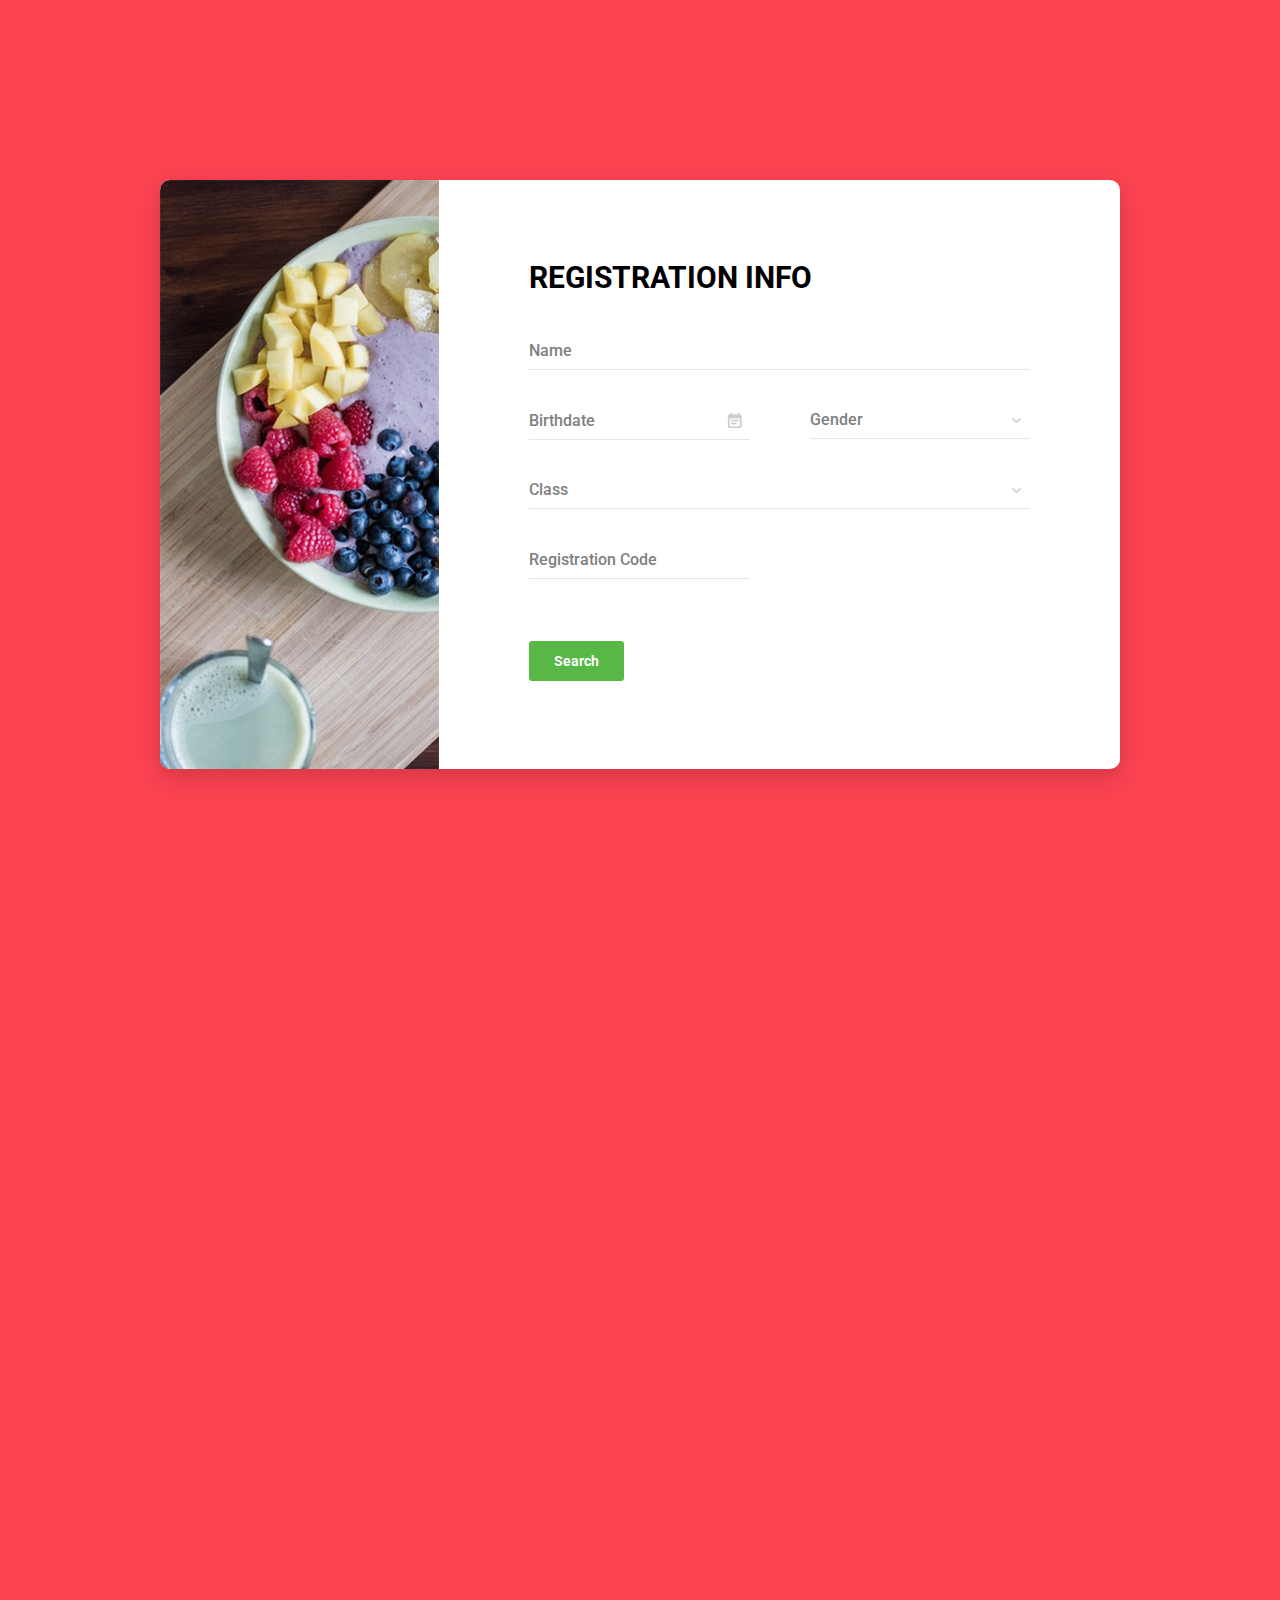
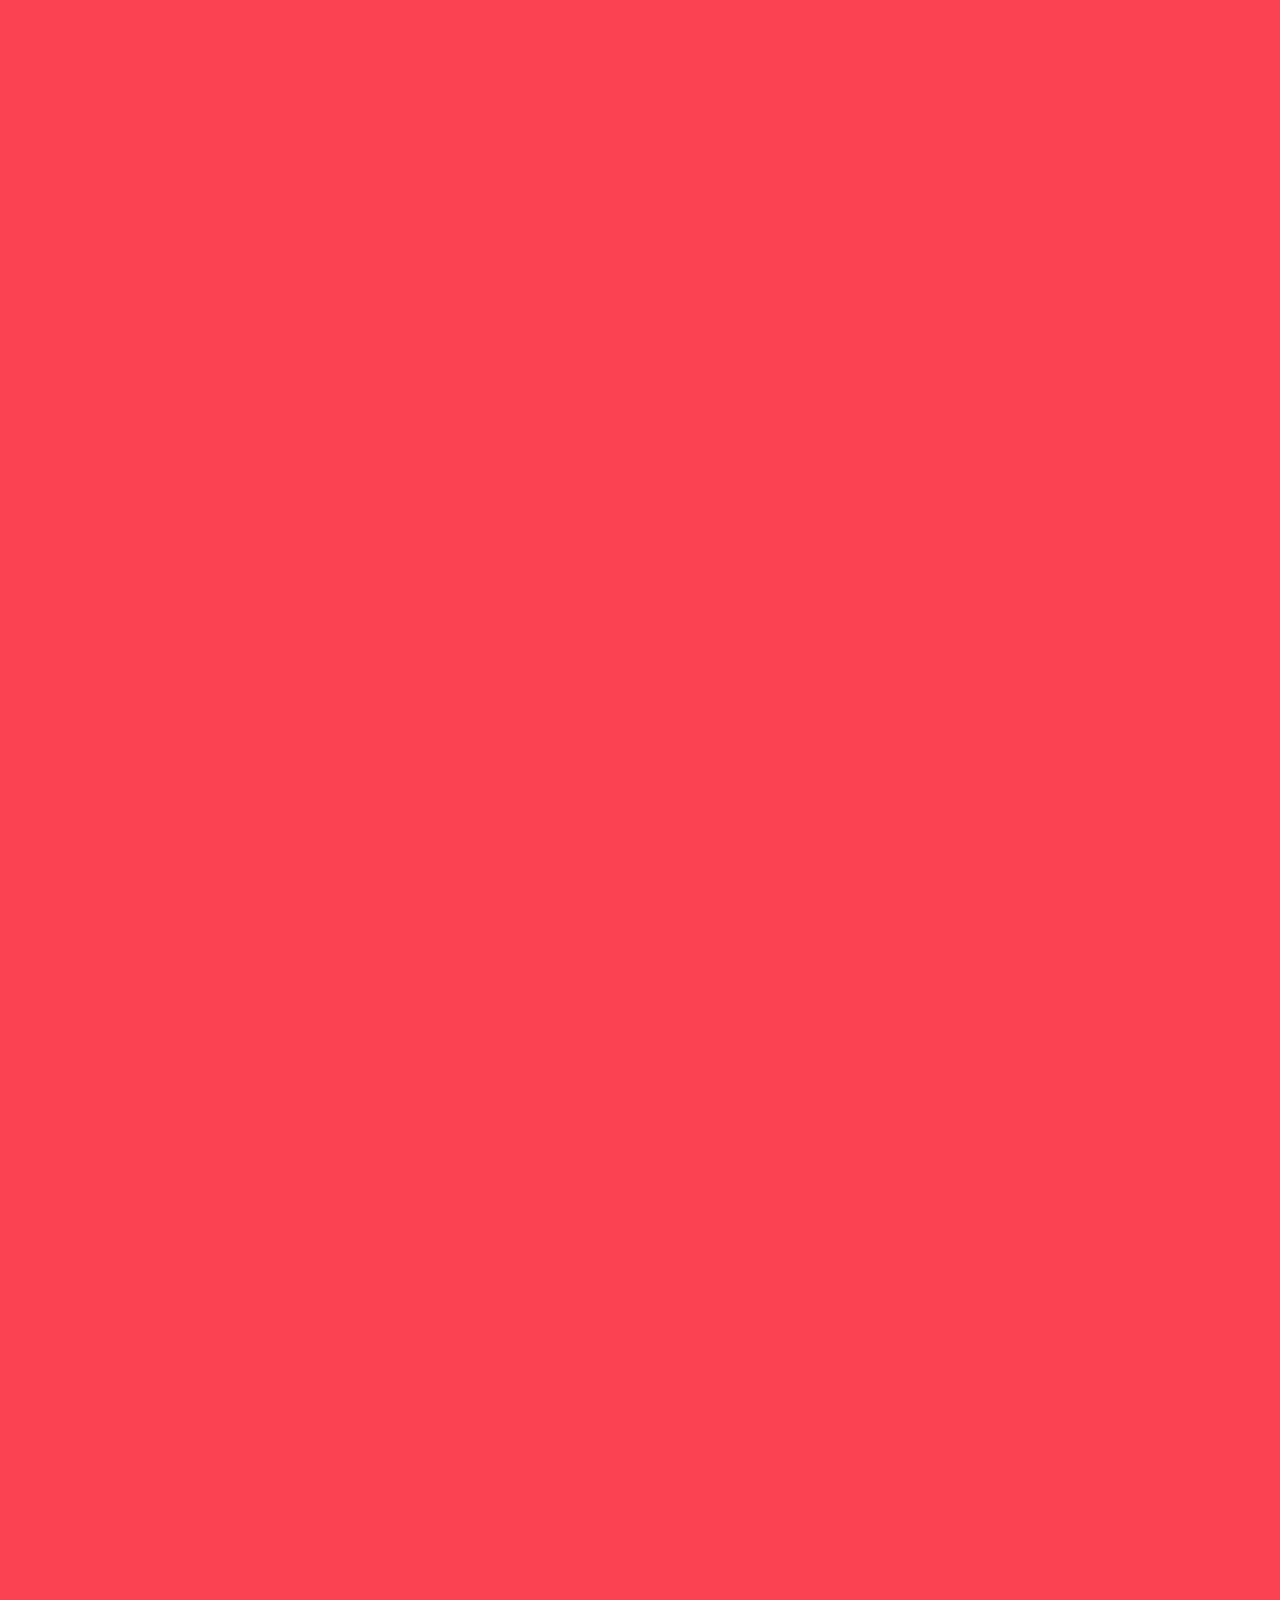
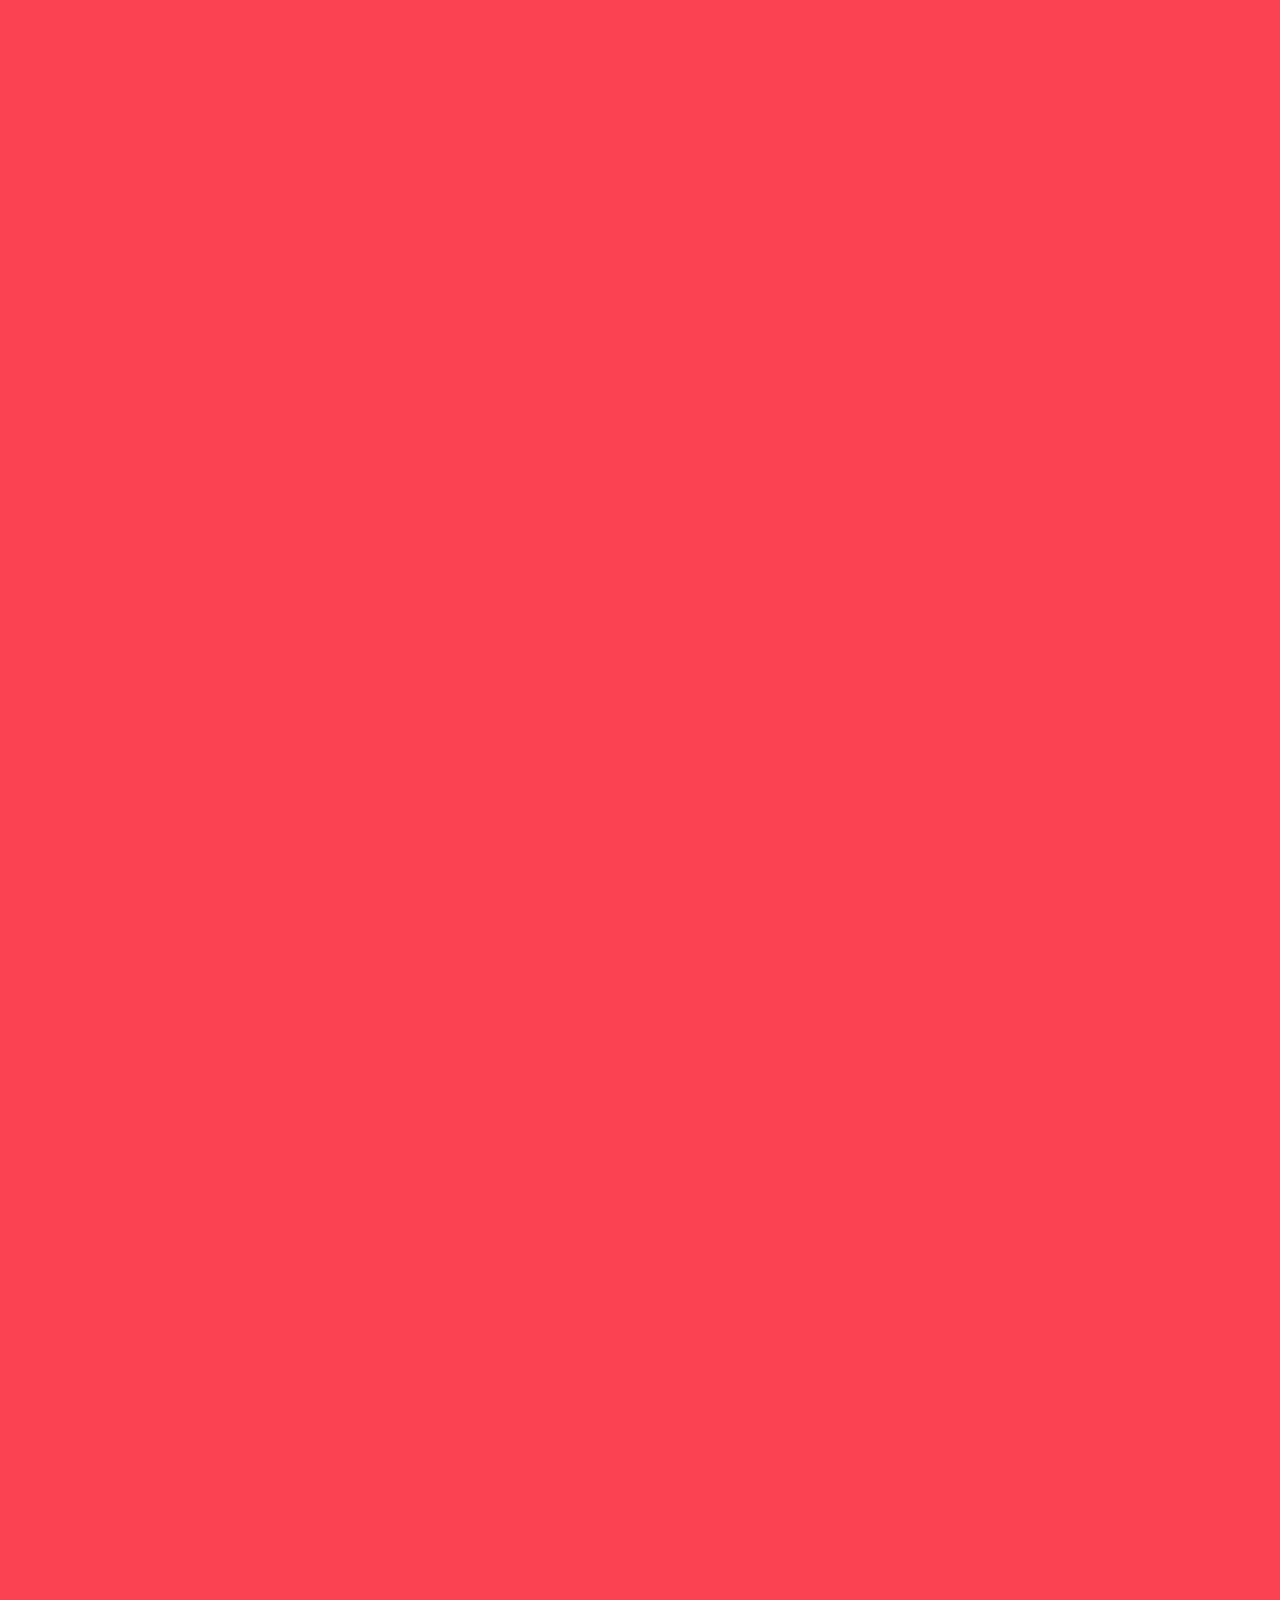
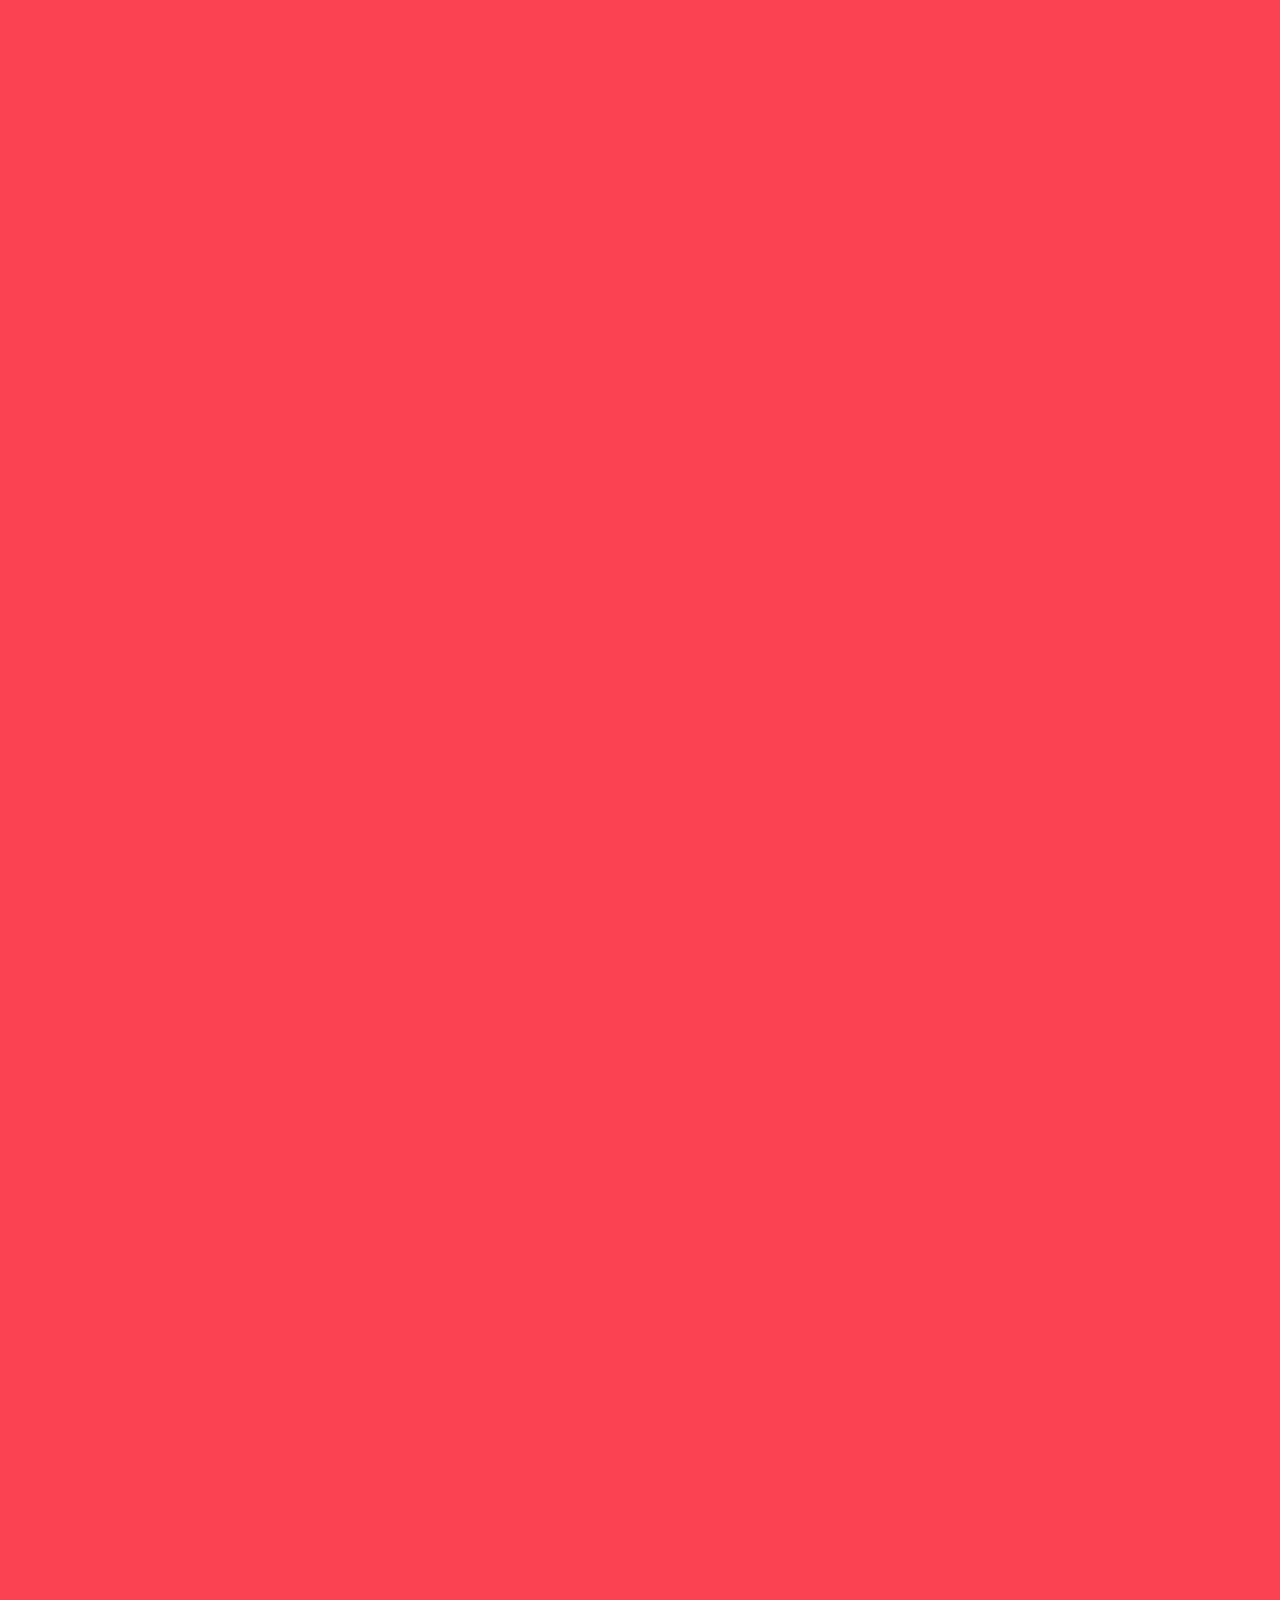
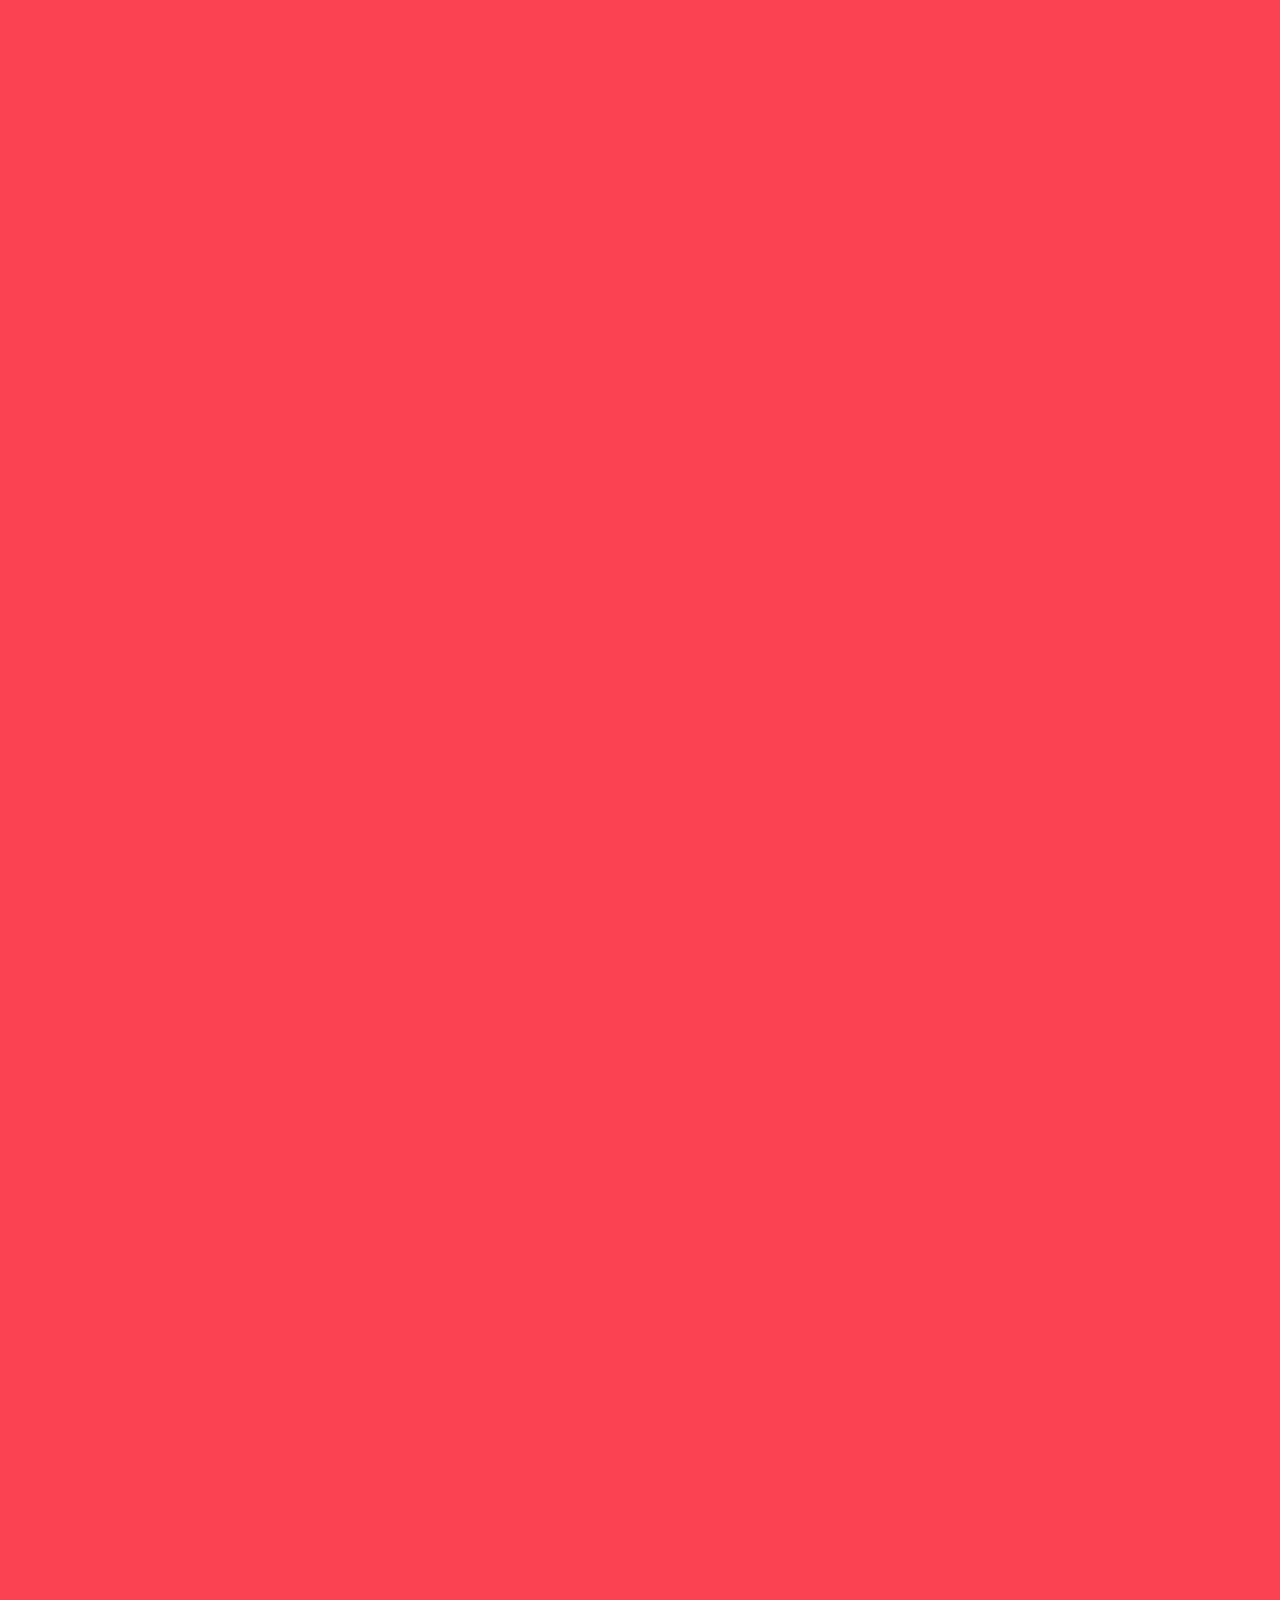
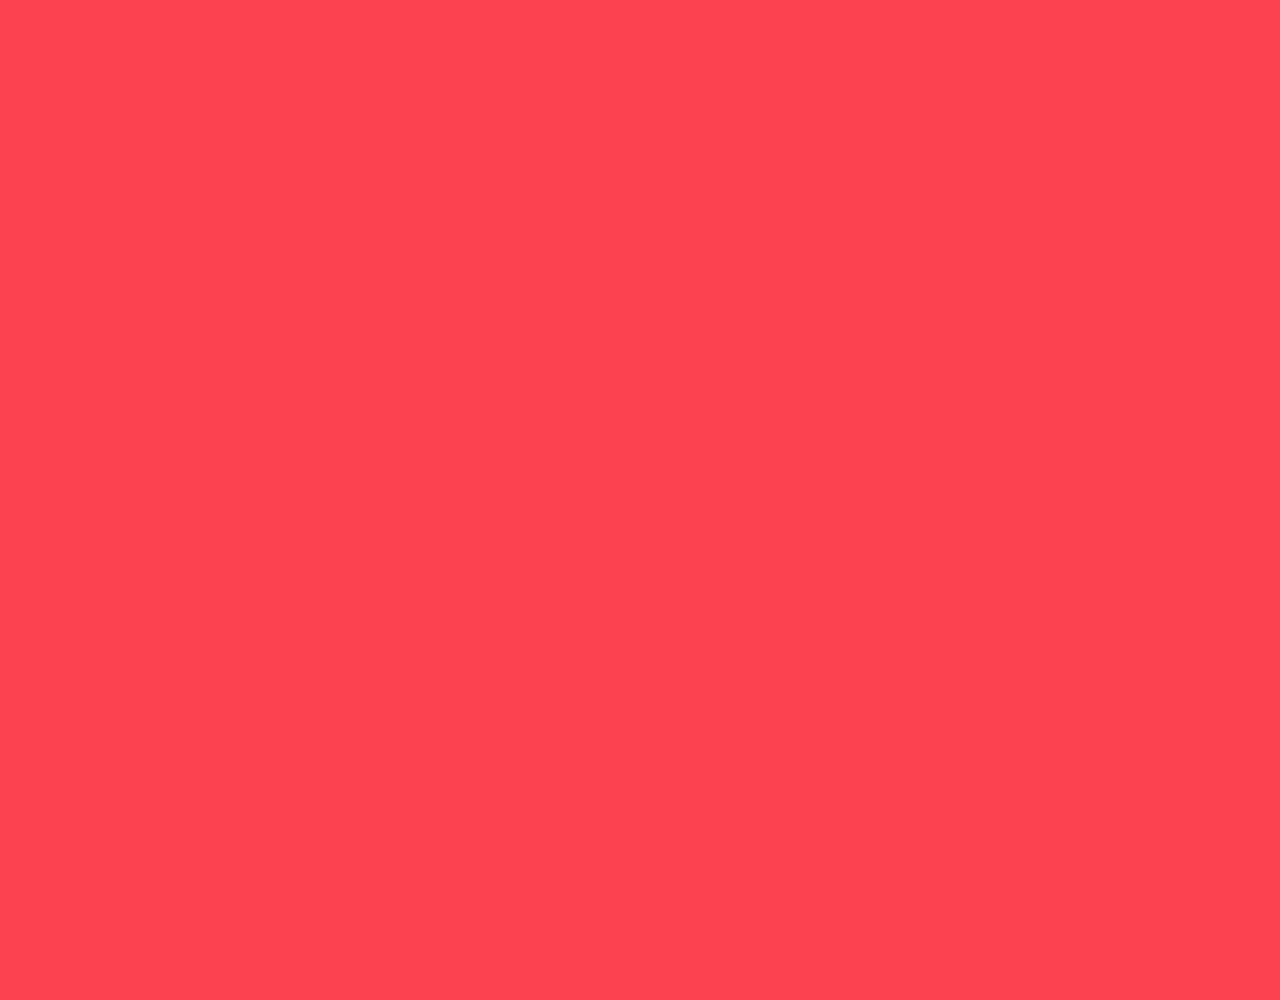
<file: colorlib-regform-2/index.html>
<!DOCTYPE html>
<html lang="en">

<head>
    <!-- Required meta tags-->
    <meta charset="UTF-8">
    <meta name="viewport" content="width=device-width, initial-scale=1, shrink-to-fit=no">
    <meta name="description" content="Colorlib Templates">
    <meta name="author" content="Colorlib">
    <meta name="keywords" content="Colorlib Templates">

    <!-- Title Page-->
    <title>Au Register Forms by Colorlib</title>

    <!-- Icons font CSS-->
    <link href="vendor/mdi-font/css/material-design-iconic-font.min.css" rel="stylesheet" media="all">
    <link href="vendor/font-awesome-4.7/css/font-awesome.min.css" rel="stylesheet" media="all">
    <!-- Font special for pages-->
    <link href="https://fonts.googleapis.com/css?family=Roboto:100,100i,300,300i,400,400i,500,500i,700,700i,900,900i" rel="stylesheet">

    <!-- Vendor CSS-->
    <link href="vendor/select2/select2.min.css" rel="stylesheet" media="all">
    <link href="vendor/datepicker/daterangepicker.css" rel="stylesheet" media="all">

    <!-- Main CSS-->
    <link href="css/main.css" rel="stylesheet" media="all">
</head>

<body>
    <div class="page-wrapper bg-red p-t-180 p-b-100 font-robo">
        <div class="wrapper wrapper--w960">
            <div class="card card-2">
                <div class="card-heading"></div>
                <div class="card-body">
                    <h2 class="title">Registration Info</h2>
                    <form method="POST">
                        <div class="input-group">
                            <input class="input--style-2" type="text" placeholder="Name" name="name">
                        </div>
                        <div class="row row-space">
                            <div class="col-2">
                                <div class="input-group">
                                    <input class="input--style-2 js-datepicker" type="text" placeholder="Birthdate" name="birthday">
                                    <i class="zmdi zmdi-calendar-note input-icon js-btn-calendar"></i>
                                </div>
                            </div>
                            <div class="col-2">
                                <div class="input-group">
                                    <div class="rs-select2 js-select-simple select--no-search">
                                        <select name="gender">
                                            <option disabled="disabled" selected="selected">Gender</option>
                                            <option>Male</option>
                                            <option>Female</option>
                                            <option>Other</option>
                                        </select>
                                        <div class="select-dropdown"></div>
                                    </div>
                                </div>
                            </div>
                        </div>
                        <div class="input-group">
                            <div class="rs-select2 js-select-simple select--no-search">
                                <select name="class">
                                    <option disabled="disabled" selected="selected">Class</option>
                                    <option>Class 1</option>
                                    <option>Class 2</option>
                                    <option>Class 3</option>
                                </select>
                                <div class="select-dropdown"></div>
                            </div>
                        </div>
                        <div class="row row-space">
                            <div class="col-2">
                                <div class="input-group">
                                    <input class="input--style-2" type="text" placeholder="Registration Code" name="res_code">
                                </div>
                            </div>
                        </div>
                        <div class="p-t-30">
                            <button class="btn btn--radius btn--green" type="submit">Search</button>
                        </div>
                    </form>
                </div>
            </div>
        </div>
    </div>

    <!-- Jquery JS-->
    <script src="vendor/jquery/jquery.min.js"></script>
    <!-- Vendor JS-->
    <script src="vendor/select2/select2.min.js"></script>
    <script src="vendor/datepicker/moment.min.js"></script>
    <script src="vendor/datepicker/daterangepicker.js"></script>

    <!-- Main JS-->
    <script src="js/global.js"></script>

</body><!-- This templates was made by Colorlib (https://colorlib.com) -->

</html>
<!-- end document-->
</file>
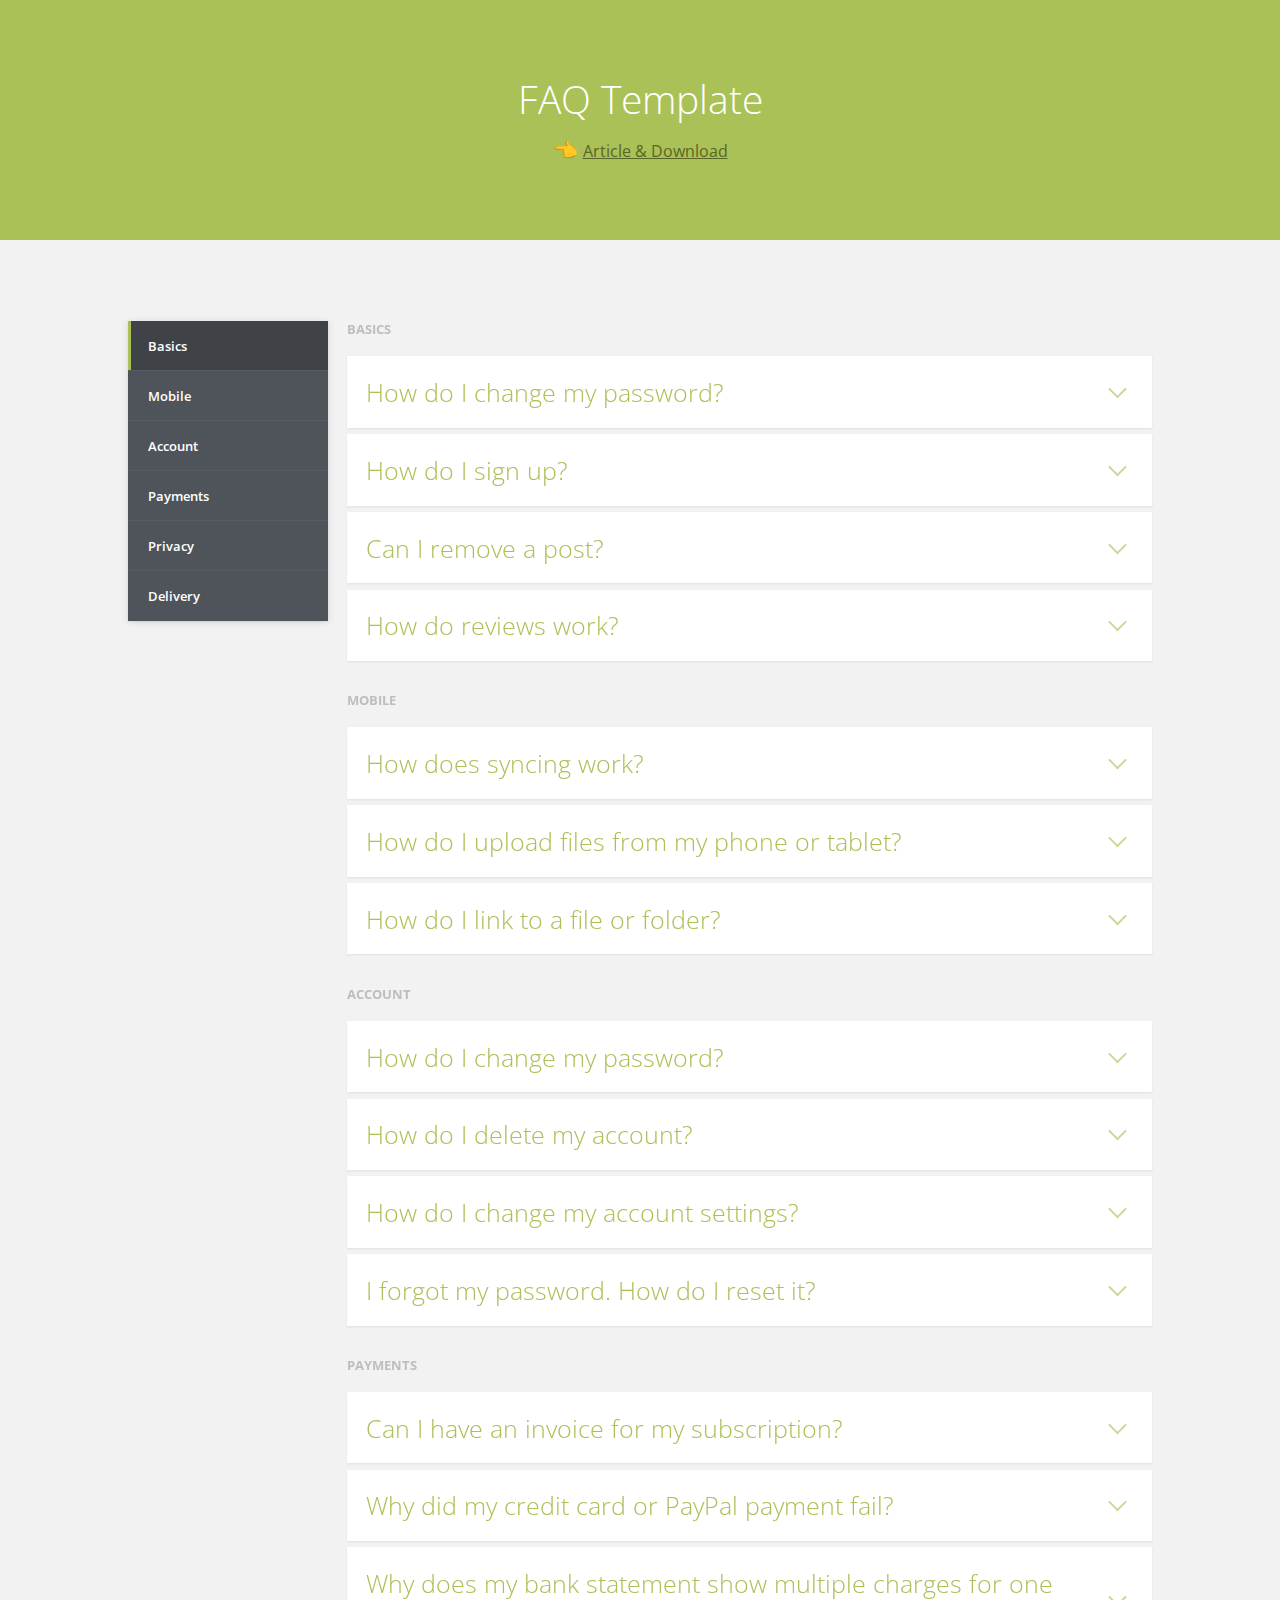
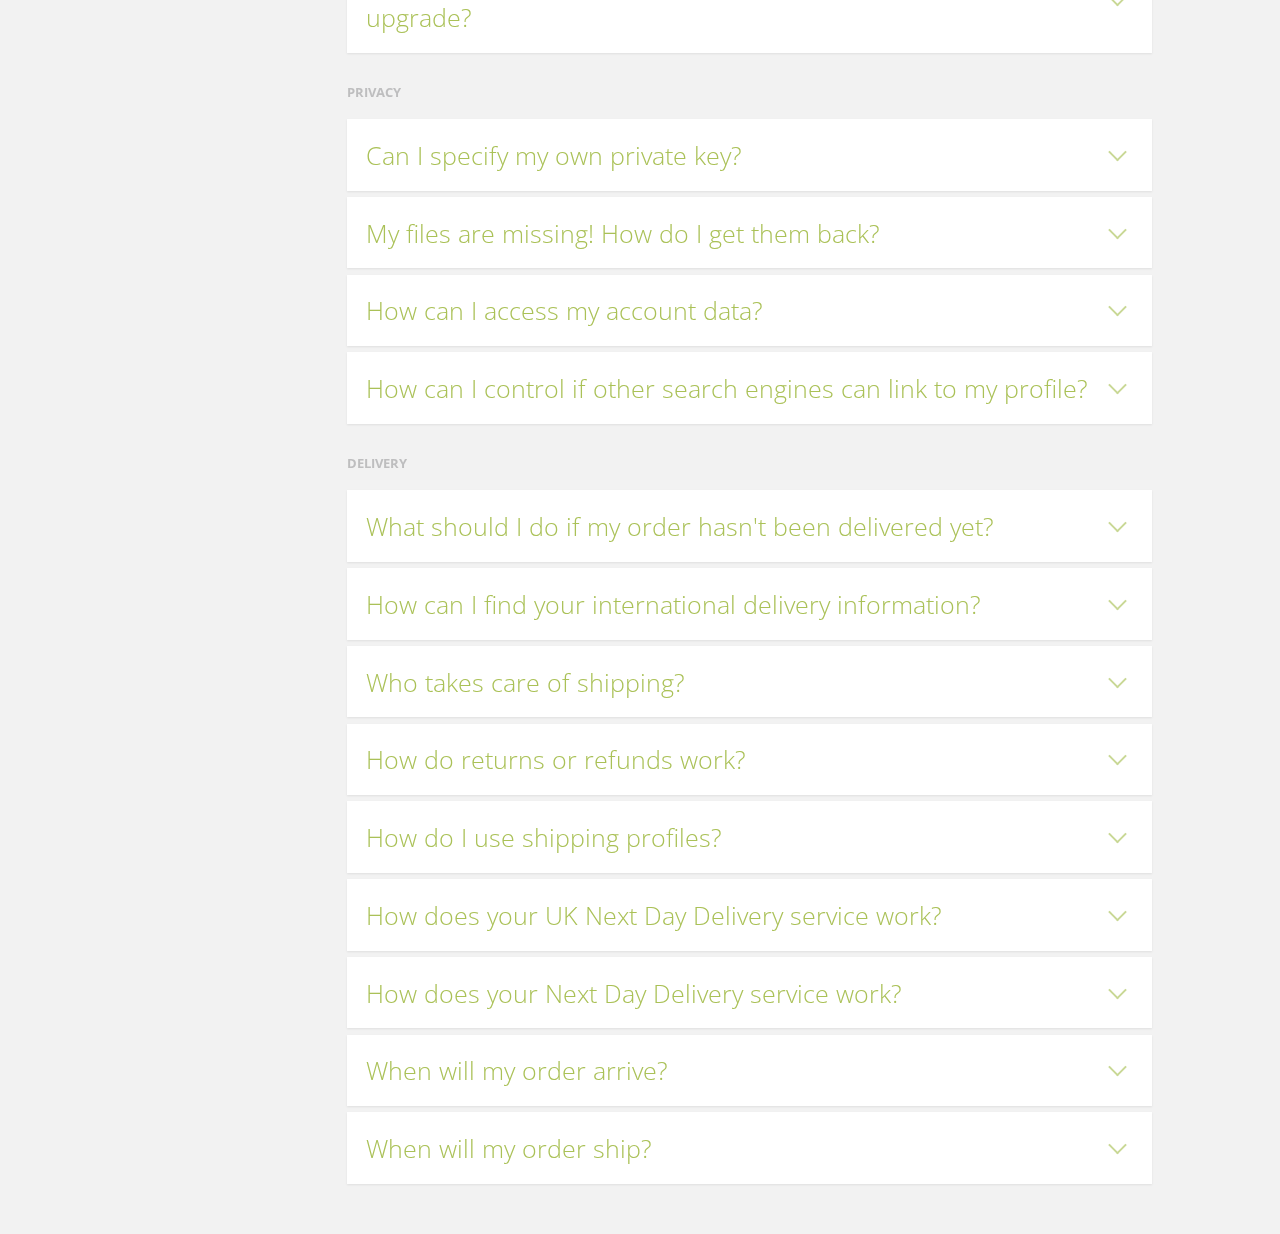
<file: faq-template-master/index.html>
<!doctype html>
<html lang="en">
<head>
  <meta charset="UTF-8">
  <meta name="viewport" content="width=device-width, initial-scale=1">
  <script>document.getElementsByTagName("html")[0].className += " js";</script>
  <link rel="stylesheet" href="assets/css/style.css">
  <title>FAQ Template | CodyHouse</title>
</head>
<body>
<header class="cd-header flex flex-column flex-center">
  <div class="text-component text-center">
    <h1>FAQ Template</h1>
    <p>👈 <a class="cd-article-link" href="https://codyhouse.co/gem/css-faq-template">Article &amp; Download</a></p>
  </div>
</header>

<section class="cd-faq js-cd-faq container max-width-md margin-top-lg margin-bottom-lg">
	<ul class="cd-faq__categories">
		<li><a class="cd-faq__category cd-faq__category-selected truncate" href="#basics">Basics</a></li>
		<li><a class="cd-faq__category truncate" href="#mobile">Mobile</a></li>
		<li><a class="cd-faq__category truncate" href="#account">Account</a></li>
		<li><a class="cd-faq__category truncate" href="#payments">Payments</a></li>
		<li><a class="cd-faq__category truncate" href="#privacy">Privacy</a></li>
		<li><a class="cd-faq__category truncate" href="#delivery">Delivery</a></li>
	</ul> <!-- cd-faq__categories -->

	<div class="cd-faq__items">
		<ul id="basics" class="cd-faq__group">
			<li class="cd-faq__title"><h2>Basics</h2></li>
			<li class="cd-faq__item">
				<a class="cd-faq__trigger" href="#0"><span>How do I change my password?</span></a>
				<div class="cd-faq__content">
          <div class="text-component">
            <p>Lorem ipsum dolor sit amet, consectetur adipisicing elit. Quae quidem blanditiis delectus corporis, possimus officia sint sequi ex tenetur id impedit est pariatur iure animi non a ratione reiciendis nihil sed consequatur atque repellendus fugit perspiciatis rerum et. Dolorum consequuntur fugit deleniti, soluta fuga nobis. Ducimus blanditiis velit sit iste delectus obcaecati debitis omnis, assumenda accusamus cumque perferendis eos aut quidem! Aut, totam rerum, cupiditate quae aperiam voluptas rem inventore quas, ex maxime culpa nam soluta labore at amet nihil laborum? Explicabo numquam, sit fugit, voluptatem autem atque quis quam voluptate fugiat earum rem hic, reprehenderit quaerat tempore at. Aperiam.</p>
          </div>
				</div> <!-- cd-faq__content -->
			</li>

			<li class="cd-faq__item">
				<a class="cd-faq__trigger" href="#0"><span>How do I sign up?</span></a>
				<div class="cd-faq__content">
          <div class="text-component">
            <p>Lorem ipsum dolor sit amet, consectetur adipisicing elit. Quasi cupiditate et laudantium esse adipisci consequatur modi possimus accusantium vero atque excepturi nobis in doloremque repudiandae soluta non minus dolore voluptatem enim reiciendis officia voluptates, fuga ullam? Voluptas reiciendis cumque molestiae unde numquam similique quas doloremque non, perferendis doloribus necessitatibus itaque dolorem quam officia atque perspiciatis dolore laudantium dolor voluptatem eligendi? Aliquam nulla unde voluptatum molestiae, eos fugit ullam, consequuntur, saepe voluptas quaerat deleniti. Repellendus magni sint temporibus, accusantium rem commodi?</p>
          </div>
				</div> <!-- cd-faq__content -->
			</li>

			<li class="cd-faq__item">
				<a class="cd-faq__trigger" href="#0"><span>Can I remove a post?</span></a>
				<div class="cd-faq__content">
          <div class="text-component">
            <p>Lorem ipsum dolor sit amet, consectetur adipisicing elit. Blanditiis provident officiis, reprehenderit numquam. Praesentium veritatis eos tenetur magni debitis inventore fugit, magnam, reiciendis, saepe obcaecati ex vero quaerat distinctio velit.</p>
          </div>
				</div> <!-- cd-faq__content -->
			</li>

			<li class="cd-faq__item">
				<a class="cd-faq__trigger" href="#0"><span>How do reviews work?</span></a>
				<div class="cd-faq__content">
          <div class="text-component">
            <p>Lorem ipsum dolor sit amet, consectetur adipisicing elit. Blanditiis provident officiis, reprehenderit numquam. Praesentium veritatis eos tenetur magni debitis inventore fugit, magnam, reiciendis, saepe obcaecati ex vero quaerat distinctio velit.</p>
          </div>
				</div> <!-- cd-faq__content -->
			</li>
		</ul> <!-- cd-faq__group -->

		<ul id="mobile" class="cd-faq__group">
			<li class="cd-faq__title"><h2>Mobile</h2></li>
			<li class="cd-faq__item">
				<a class="cd-faq__trigger" href="#0"><span>How does syncing work?</span></a>
				<div class="cd-faq__content">
          <div class="text-component">
            <p>Lorem ipsum dolor sit amet, consectetur adipisicing elit. Impedit quidem delectus rerum eligendi mollitia, repudiandae quae beatae. Et repellat quam atque corrupti iusto architecto impedit explicabo repudiandae qui similique aut iure ipsum quis inventore nulla error aliquid alias quia dolorem dolore, odio excepturi veniam odit veritatis. Quo iure magnam, et cum. Laudantium, eaque non? Tempore nihil corporis cumque dolor ipsum accusamus sapiente aliquid quis ea assumenda deserunt praesentium voluptatibus, accusantium a mollitia necessitatibus nostrum voluptatem numquam modi ab, sint rem.</p>
          </div>
				</div> <!-- cd-faq__content -->
			</li>

			<li class="cd-faq__item">
				<a class="cd-faq__trigger" href="#0"><span>How do I upload files from my phone or tablet?</span></a>
				<div class="cd-faq__content">
          <div class="text-component">
            <p>Lorem ipsum dolor sit amet, consectetur adipisicing elit. Nisi tempore, placeat quisquam rerum! Eligendi fugit dolorum tenetur modi fuga nisi rerum, autem officiis quaerat quos. Magni quia, quo quibusdam odio. Error magni aperiam amet architecto adipisci aspernatur! Officia, quaerat magni architecto nostrum magnam fuga nihil, ipsum laboriosam similique voluptatibus facilis nobis? Eius non asperiores, nesciunt suscipit veniam blanditiis veritatis provident possimus iusto voluptas, eveniet architecto quidem quos molestias, aperiam eum reprehenderit dolores ad deserunt eos amet. Vero molestiae commodi unde dolor dicta maxime alias, velit, nesciunt cum dolorem, ipsam soluta sint suscipit maiores mollitia assumenda ducimus aperiam neque enim! Quas culpa dolorum ipsam? Ipsum voluptatibus numquam natus? Eligendi explicabo eos, perferendis voluptatibus hic sed ipsam rerum maiores officia! Beatae, molestias!</p>
          </div>
				</div> <!-- cd-faq__content -->
			</li>

			<li class="cd-faq__item">
				<a class="cd-faq__trigger" href="#0"><span>How do I link to a file or folder?</span></a>
				<div class="cd-faq__content">
          <div class="text-component">
            <p>Lorem ipsum dolor sit amet, consectetur adipisicing elit. Blanditiis provident officiis, reprehenderit numquam. Praesentium veritatis eos tenetur magni debitis inventore fugit, magnam, reiciendis, saepe obcaecati ex vero quaerat distinctio velit.</p>
          </div>
				</div> <!-- cd-faq__content -->
			</li>
		</ul> <!-- cd-faq__group -->

		<ul id="account" class="cd-faq__group">
			<li class="cd-faq__title"><h2>Account</h2></li>
			<li class="cd-faq__item">
				<a class="cd-faq__trigger" href="#0"><span>How do I change my password?</span></a>
				<div class="cd-faq__content">
          <div class="text-component">
            <p>Lorem ipsum dolor sit amet, consectetur adipisicing elit. Perferendis earum autem consectetur labore eius tenetur esse, in temporibus sequi cum voluptatem vitae repellat nostrum odio perspiciatis dolores recusandae necessitatibus, unde, deserunt voluptas possimus veniam magni soluta deleniti! Architecto, quidem, totam. Fugit minus odit unde ea cupiditate ab aperiam sed dolore facere nihil laboriosam dolorum repellat deleniti aliquam fugiat laudantium delectus sint iure odio, necessitatibus rem quisquam! Ipsum praesentium quam nisi sint, impedit sapiente facilis laudantium mollitia quae fugiat similique. Dolor maiores aliquid incidunt commodi doloremque rem! Quaerat, debitis voluptatem vero qui enim, sunt reiciendis tempore inventore maxime quasi fugiat accusamus beatae modi voluptates iste officia esse soluta tempora labore quisquam fuga, cum. Sint nemo iste nulla accusamus quam qui quos, vero, minus id. Eius mollitia consequatur fugit nam consequuntur nesciunt illo id quis reprehenderit obcaecati voluptates corrupti, minus! Possimus, perspiciatis!</p>
          </div>
				</div> <!-- cd-faq__content -->
			</li>

			<li class="cd-faq__item">
				<a class="cd-faq__trigger" href="#0"><span>How do I delete my account?</span></a>
				<div class="cd-faq__content">
          <div class="text-component">
            <p>Lorem ipsum dolor sit amet, consectetur adipisicing elit. Illo tempore soluta, minus magnam non blanditiis dolore, in nam voluptas nobis minima deserunt deleniti id animi amet, suscipit consequuntur corporis nihil laborum facere temporibus. Qui inventore, doloribus facilis, provident soluta voluptas excepturi perspiciatis fugiat odit vero! Optio assumenda animi at! Assumenda doloremque nemo est sequi eaque, ipsum id, labore rem nisi, amet similique vel autem dolore totam facilis deserunt. Mollitia non ut libero unde accusamus praesentium sint maiores, illo, nemo aliquid?</p>
          </div>
				</div> <!-- cd-faq__content -->
			</li>

			<li class="cd-faq__item">
				<a class="cd-faq__trigger" href="#0"><span>How do I change my account settings?</span></a>
				<div class="cd-faq__content">
          <div class="text-component">
            <p>Lorem ipsum dolor sit amet, consectetur adipisicing elit. Blanditiis provident officiis, reprehenderit numquam. Praesentium veritatis eos tenetur magni debitis inventore fugit, magnam, reiciendis, saepe obcaecati ex vero quaerat distinctio velit.</p>
          </div>
				</div> <!-- cd-faq__content -->
			</li>

			<li class="cd-faq__item">
				<a class="cd-faq__trigger" href="#0"><span>I forgot my password. How do I reset it?</span></a>
				<div class="cd-faq__content">
          <div class="text-component">
            <p>Lorem ipsum dolor sit amet, consectetur adipisicing elit. Ipsum at aspernatur iure facere ab a corporis mollitia molestiae quod omnis minima, est labore quidem nobis accusantium ad totam sunt doloremque laudantium impedit similique iste quasi cum! Libero fugit at praesentium vero. Maiores non consequuntur rerum, nemo a qui repellat quibusdam architecto voluptatem? Sequi, possimus, cupiditate autem soluta ipsa rerum officiis cum libero delectus explicabo facilis, odit ullam aperiam reprehenderit! Vero ad non harum veritatis tempore beatae possimus, ex odio quo.</p>
          </div>
				</div> <!-- cd-faq__content -->
			</li>
		</ul> <!-- cd-faq__group -->

		<ul id="payments" class="cd-faq__group">
			<li class="cd-faq__title"><h2>Payments</h2></li>
			<li class="cd-faq__item">
				<a class="cd-faq__trigger" href="#0"><span>Can I have an invoice for my subscription?</span></a>
				<div class="cd-faq__content">
          <div class="text-component">
            <p>Lorem ipsum dolor sit amet, consectetur adipisicing elit. Impedit quidem delectus rerum eligendi mollitia, repudiandae quae beatae. Et repellat quam atque corrupti iusto architecto impedit explicabo repudiandae qui similique aut iure ipsum quis inventore nulla error aliquid alias quia dolorem dolore, odio excepturi veniam odit veritatis. Quo iure magnam, et cum. Laudantium, eaque non? Tempore nihil corporis cumque dolor ipsum accusamus sapiente aliquid quis ea assumenda deserunt praesentium voluptatibus, accusantium a mollitia necessitatibus nostrum voluptatem numquam modi ab, sint rem.</p>
          </div>
				</div> <!-- cd-faq__content -->
			</li>

			<li class="cd-faq__item">
				<a class="cd-faq__trigger" href="#0"><span>Why did my credit card or PayPal payment fail?</span></a>
				<div class="cd-faq__content">
          <div class="text-component">
            <p>Lorem ipsum dolor sit amet, consectetur adipisicing elit. Tenetur accusantium dolorem vel, ad, nostrum natus eos, nemo placeat quos nisi architecto rem dolorum amet consectetur molestiae reprehenderit cum harum commodi beatae necessitatibus. Mollitia a nostrum enim earum minima doloribus illum autem, provident vero et, aspernatur quae sunt illo dolorem. Corporis blanditiis, unde, neque, adipisci debitis quas ullam accusantium repudiandae eum nostrum quis! Velit esse harum qui, modi ratione debitis alias laboriosam minus eaque, quod, itaque labore illo totam aut quia fuga nemo. Perferendis ipsa laborum atque assumenda tempore aspernatur a eos harum non id commodi excepturi quaerat ullam, explicabo, incidunt ipsam, accusantium quo magni ut! Ratione, magnam. Delectus nesciunt impedit praesentium sed, aliquam architecto dolores quae, distinctio consectetur obcaecati esse, consequuntur vel sit quis blanditiis possimus dolorum. Eaque architecto doloremque aliquid quae cumque, vitae perferendis enim, iure fugiat, soluta aut!</p>
          </div>
				</div> <!-- cd-faq__content -->
			</li>

			<li class="cd-faq__item">
				<a class="cd-faq__trigger" href="#0"><span>Why does my bank statement show multiple charges for one upgrade?</span></a>
				<div class="cd-faq__content">
          <div class="text-component">
            <p>Lorem ipsum dolor sit amet, consectetur adipisicing elit. Blanditiis provident officiis, reprehenderit numquam. Praesentium veritatis eos tenetur magni debitis inventore fugit, magnam, reiciendis, saepe obcaecati ex vero quaerat distinctio velit.</p>
          </div>
				</div> <!-- cd-faq__content -->
			</li>
		</ul> <!-- cd-faq__group -->

		<ul id="privacy" class="cd-faq__group">
			<li class="cd-faq__title"><h2>Privacy</h2></li>
			<li class="cd-faq__item">
				<a class="cd-faq__trigger" href="#0"><span>Can I specify my own private key?</span></a>
				<div class="cd-faq__content">
          <div class="text-component">
            <p>Lorem ipsum dolor sit amet, consectetur adipisicing elit. Impedit quidem delectus rerum eligendi mollitia, repudiandae quae beatae. Et repellat quam atque corrupti iusto architecto impedit explicabo repudiandae qui similique aut iure ipsum quis inventore nulla error aliquid alias quia dolorem dolore, odio excepturi veniam odit veritatis. Quo iure magnam, et cum. Laudantium, eaque non? Tempore nihil corporis cumque dolor ipsum accusamus sapiente aliquid quis ea assumenda deserunt praesentium voluptatibus, accusantium a mollitia necessitatibus nostrum voluptatem numquam modi ab, sint rem.</p>
          </div>
				</div> <!-- cd-faq__content -->
			</li>

			<li class="cd-faq__item">
				<a class="cd-faq__trigger" href="#0"><span>My files are missing! How do I get them back?</span></a>
				<div class="cd-faq__content">
          <div class="text-component">
            <p>Lorem ipsum dolor sit amet, consectetur adipisicing elit. Blanditiis provident officiis, reprehenderit numquam. Praesentium veritatis eos tenetur magni debitis inventore fugit, magnam, reiciendis, saepe obcaecati ex vero quaerat distinctio velit.</p>
          </div>
				</div> <!-- cd-faq__content -->
			</li>

			<li class="cd-faq__item">
				<a class="cd-faq__trigger" href="#0"><span>How can I access my account data?</span></a>
				<div class="cd-faq__content">
          <div class="text-component">
            <p>Lorem ipsum dolor sit amet, consectetur adipisicing elit. Possimus magni vero deserunt enim et quia in aliquam, rem tempore voluptas illo nisi veritatis quas quod placeat ipsa! Error qui harum accusamus incidunt at libero ipsum, suscipit dolorum esse explicabo in eius voluptates quidem voluptatem inventore amet eaque deserunt veniam dignissimos excepturi? Dolore, quo amet nostrum autem nemo. Sit nam assumenda, corporis ea sunt distinctio nostrum doloribus alias, beatae nesciunt dolore saepe consequuntur minima eveniet porro dolor officiis maiores ab obcaecati officia enim aliquam. Itaque fuga molestiae hic accusantium atque corporis quia id sequi enim vero? Hic aperiam sint facilis aliquam quia, accusamus tenetur earum totam enim est, error. Iusto, reiciendis necessitatibus molestias. Voluptatibus eos explicabo repellat nesciunt nam vero minima.</p>
          </div>
				</div> <!-- cd-faq__content -->
			</li>

			<li class="cd-faq__item">
				<a class="cd-faq__trigger" href="#0"><span>How can I control if other search engines can link to my profile?</span></a>
				<div class="cd-faq__content">
          <div class="text-component">
            <p>Lorem ipsum dolor sit amet, consectetur adipisicing elit. Blanditiis provident officiis, reprehenderit numquam. Praesentium veritatis eos tenetur magni debitis inventore fugit, magnam, reiciendis, saepe obcaecati ex vero quaerat distinctio velit.</p>
          </div>
				</div> <!-- cd-faq__content -->
			</li>
		</ul> <!-- cd-faq__group -->

		<ul id="delivery" class="cd-faq__group">
			<li class="cd-faq__title"><h2>Delivery</h2></li>
			<li class="cd-faq__item">
				<a class="cd-faq__trigger" href="#0"><span>What should I do if my order hasn't been delivered yet?</span></a>
				<div class="cd-faq__content">
          <div class="text-component">
            <p>Lorem ipsum dolor sit amet, consectetur adipisicing elit. Impedit quidem delectus rerum eligendi mollitia, repudiandae quae beatae. Et repellat quam atque corrupti iusto architecto impedit explicabo repudiandae qui similique aut iure ipsum quis inventore nulla error aliquid alias quia dolorem dolore, odio excepturi veniam odit veritatis. Quo iure magnam, et cum. Laudantium, eaque non? Tempore nihil corporis cumque dolor ipsum accusamus sapiente aliquid quis ea assumenda deserunt praesentium voluptatibus, accusantium a mollitia necessitatibus nostrum voluptatem numquam modi ab, sint rem.</p>
          </div>
				</div> <!-- cd-faq__content -->
			</li>

			<li class="cd-faq__item">
				<a class="cd-faq__trigger" href="#0"><span>How can I find your international delivery information?</span></a>
				<div class="cd-faq__content">
          <div class="text-component">
            <p>Lorem ipsum dolor sit amet, consectetur adipisicing elit. Blanditiis provident officiis, reprehenderit numquam. Praesentium veritatis eos tenetur magni debitis inventore fugit, magnam, reiciendis, saepe obcaecati ex vero quaerat distinctio velit.</p>
          </div>
				</div> <!-- cd-faq__content -->
			</li>

			<li class="cd-faq__item">
				<a class="cd-faq__trigger" href="#0"><span>Who takes care of shipping?</span></a>
				<div class="cd-faq__content">
          <div class="text-component">
            <p>Lorem ipsum dolor sit amet, consectetur adipisicing elit. Blanditiis provident officiis, reprehenderit numquam. Praesentium veritatis eos tenetur magni debitis inventore fugit, magnam, reiciendis, saepe obcaecati ex vero quaerat distinctio velit.</p>
          </div>
				</div> <!-- cd-faq__content -->
			</li>

			<li class="cd-faq__item">
				<a class="cd-faq__trigger" href="#0"><span>How do returns or refunds work?</span></a>
				<div class="cd-faq__content">
          <div class="text-component">
            <p>Lorem ipsum dolor sit amet, consectetur adipisicing elit. Impedit quidem delectus rerum eligendi mollitia, repudiandae quae beatae. Et repellat quam atque corrupti iusto architecto impedit explicabo repudiandae qui similique aut iure ipsum quis inventore nulla error aliquid alias quia dolorem dolore, odio excepturi veniam odit veritatis. Quo iure magnam, et cum. Laudantium, eaque non? Tempore nihil corporis cumque dolor ipsum accusamus sapiente aliquid quis ea assumenda deserunt praesentium voluptatibus, accusantium a mollitia necessitatibus nostrum voluptatem numquam modi ab, sint rem.</p>
          </div>
				</div> <!-- cd-faq__content -->
			</li>

			<li class="cd-faq__item">
				<a class="cd-faq__trigger" href="#0"><span>How do I use shipping profiles?</span></a>
				<div class="cd-faq__content">
          <div class="text-component">
            <p>Lorem ipsum dolor sit amet, consectetur adipisicing elit. Blanditiis provident officiis, reprehenderit numquam. Praesentium veritatis eos tenetur magni debitis inventore fugit, magnam, reiciendis, saepe obcaecati ex vero quaerat distinctio velit.</p>
          </div>
				</div> <!-- cd-faq__content -->
			</li>

			<li class="cd-faq__item">
				<a class="cd-faq__trigger" href="#0"><span>How does your UK Next Day Delivery service work?</span></a>
				<div class="cd-faq__content">
          <div class="text-component">
            <p>Lorem ipsum dolor sit amet, consectetur adipisicing elit. Blanditiis provident officiis, reprehenderit numquam. Praesentium veritatis eos tenetur magni debitis inventore fugit, magnam, reiciendis, saepe obcaecati ex vero quaerat distinctio velit.</p>
          </div>
				</div> <!-- cd-faq__content -->
			</li>

			<li class="cd-faq__item">
				<a class="cd-faq__trigger" href="#0"><span>How does your Next Day Delivery service work?</span></a>
				<div class="cd-faq__content">
          <div class="text-component">
            <p>Lorem ipsum dolor sit amet, consectetur adipisicing elit. Blanditiis provident officiis, reprehenderit numquam. Praesentium veritatis eos tenetur magni debitis inventore fugit, magnam, reiciendis, saepe obcaecati ex vero quaerat distinctio velit.</p>
          </div>
				</div> <!-- cd-faq__content -->
			</li>

			<li class="cd-faq__item">
				<a class="cd-faq__trigger" href="#0"><span>When will my order arrive?</span></a>
				<div class="cd-faq__content">
          <div class="text-component">
            <p>Lorem ipsum dolor sit amet, consectetur adipisicing elit. Blanditiis provident officiis, reprehenderit numquam. Praesentium veritatis eos tenetur magni debitis inventore fugit, magnam, reiciendis, saepe obcaecati ex vero quaerat distinctio velit.</p>
          </div>
				</div> <!-- cd-faq__content -->
			</li>

			<li class="cd-faq__item">
				<a class="cd-faq__trigger" href="#0"><span>When will my order ship?</span></a>
				<div class="cd-faq__content">
          <div class="text-component">
            <p>Lorem ipsum dolor sit amet, consectetur adipisicing elit. Blanditiis provident officiis, reprehenderit numquam. Praesentium veritatis eos tenetur magni debitis inventore fugit, magnam, reiciendis, saepe obcaecati ex vero quaerat distinctio velit.</p>
          </div>
				</div> <!-- cd-faq__content -->
			</li>
		</ul> <!-- cd-faq__group -->
	</div> <!-- cd-faq__items -->

	<a href="#0" class="cd-faq__close-panel text-replace">Close</a>
  
  <div class="cd-faq__overlay" aria-hidden="true"></div>
</section> <!-- cd-faq -->
<script src="assets/js/util.js"></script> <!-- util functions included in the CodyHouse framework -->
<script src="assets/js/main.js"></script> 
</body>
</html>
</file>
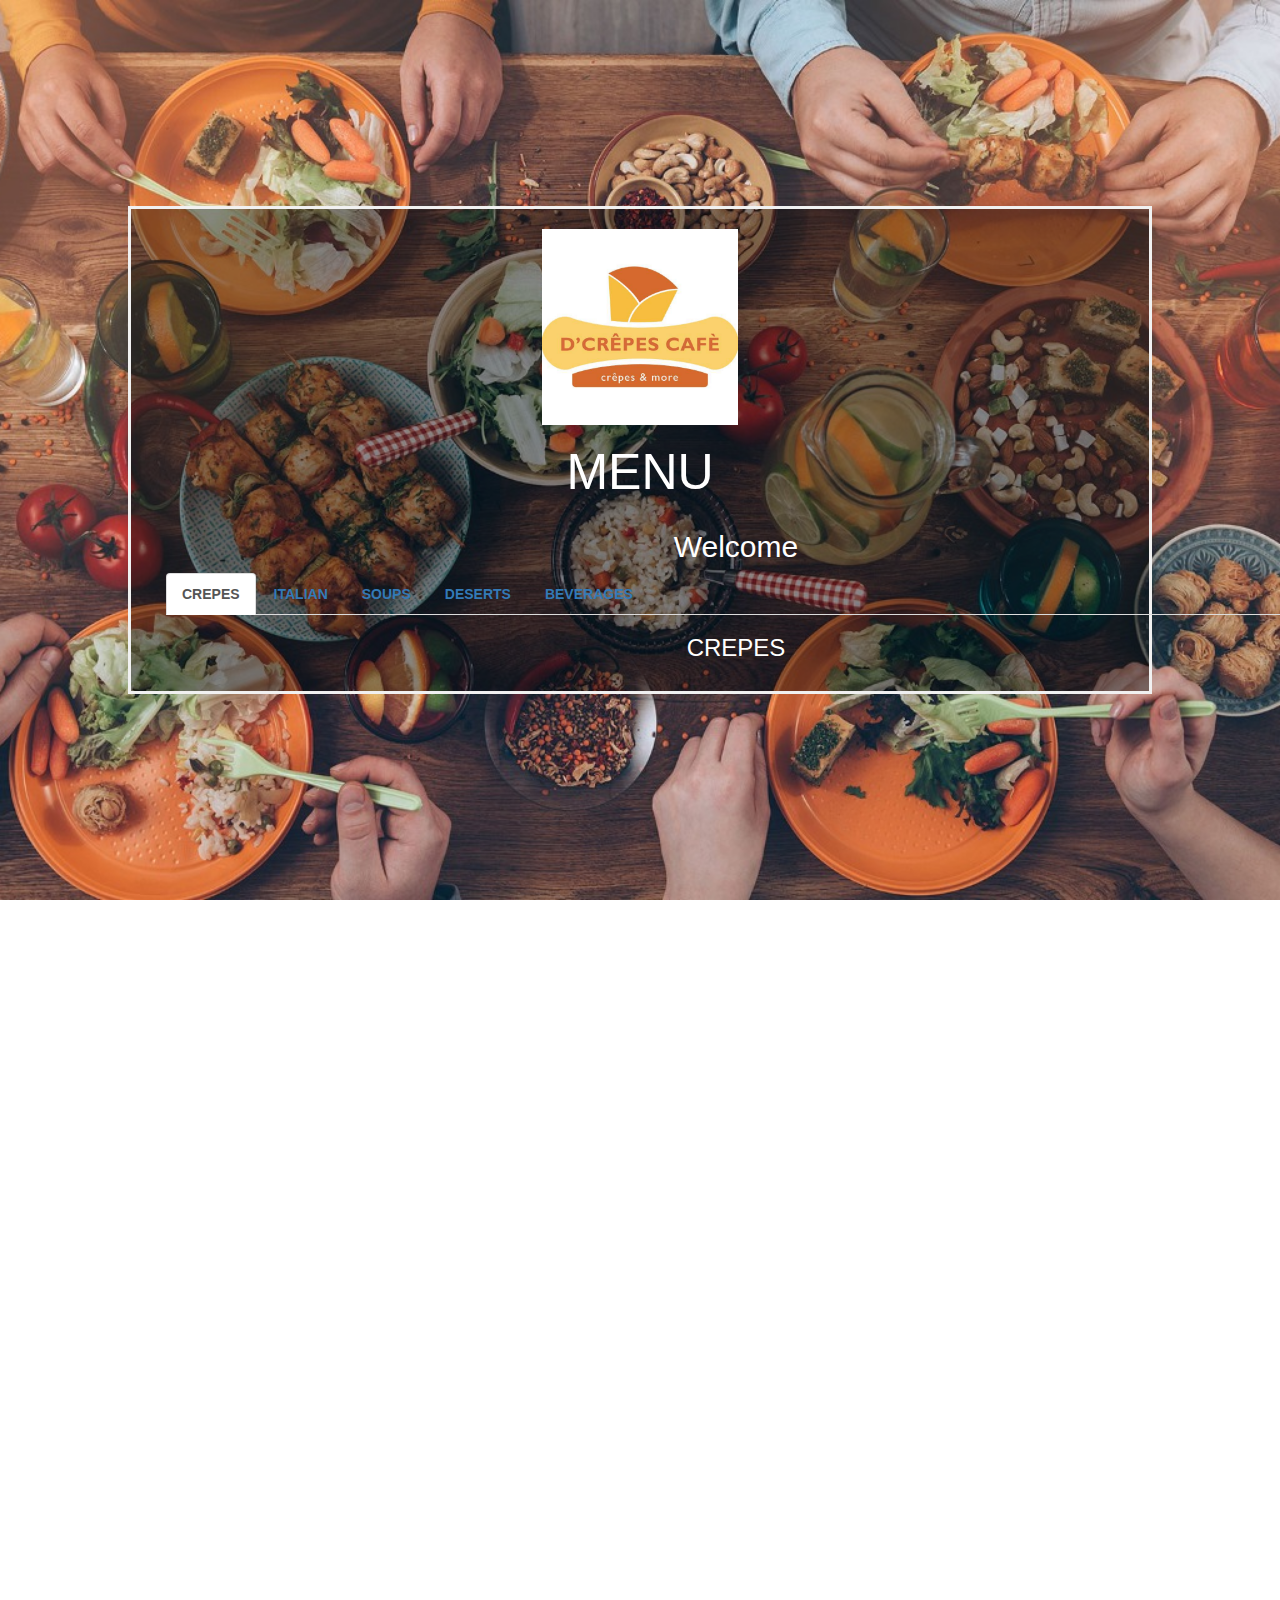
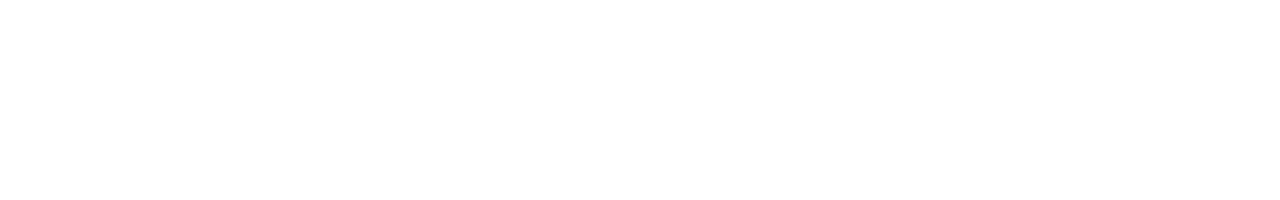
<file: menupage.html>
<!DOCTYPE html>
<html lang="en">
<head>
  <title>Menu Page</title>
  <meta charset="utf-8">
  <meta name="viewport" content="width=device-width, initial-scale=1">
  <link rel="stylesheet" href="menu.css">
  <link rel="stylesheet" href="https://maxcdn.bootstrapcdn.com/bootstrap/3.4.1/css/bootstrap.min.css">
  <script src="https://ajax.googleapis.com/ajax/libs/jquery/3.5.1/jquery.min.js"></script>
  <script src="https://maxcdn.bootstrapcdn.com/bootstrap/3.4.1/js/bootstrap.min.js"></script>
</head>
<body>

<div class="bg-image img1"></div>
<div class="bg-image img2"></div>
<div class="bg-text">
  <img src="./assets/imgs/logo.jpg" width="20%" height="20%" >
  <h1 style="font-size:50px">MENU</h1>

<div class="container">
  <h2>Welcome</h2>
  <ul class="nav nav-tabs">
    
    <li class="active"><a data-toggle="tab" href="#menu1">CREPES</a></li>
    <li><a data-toggle="tab" href="#menu2">ITALIAN</a></li>
    <li><a data-toggle="tab" href="#menu3">SOUPS</a></li>
    <li><a data-toggle="tab" href="#menu4">DESERTS</a></li>
    <li><a data-toggle="tab" href="#menu5">BEVERAGES</a></li>
  </ul>
  
  <div class="tab-content">
    <div id="menu1" class="tab-pane fade in active">
      <h3>CREPES</h3>
      
    </div>
    <div id="menu2" class="tab-pane fade">
      <h3>ITALIAN</h3>
    	
 
    </div>
    <div id="menu3" class="tab-pane fade">
      <h3>SOUPS</h3>
      <p>Sed ut perspiciatis unde omnis iste natus error sit voluptatem accusantium doloremque laudantium, totam rem aperiam.</p>
    </div>
    <div id="menu4" class="tab-pane fade">
      <h3>DESERT</h3>
      <p>Eaque ipsa quae ab illo inventore veritatis et quasi architecto beatae vitae dicta sunt explicabo.</p>
    </div>
    <div id="menu5" class="tab-pane fade">
      <h3>BEVEREGES</h3>
	<table id="ctable">
  <tr>
    <th>DISHES</th>
    <th>PRICE</th> 
    <th>QTY</th>
  </tr>
  <tr>
    <td>Anhui </td>
    <td>450</td>
    <td></td>
  </tr>
  <tr>
    <td>Cantonese</td>
    <td>600</td>
    <td></td>
  </tr>
  <tr>
    <td>Fujian</td>
    <td>500</td>
    <td>80</td>
  </tr>
</table>
    </div>
    

  
</div>
</div>
</div>

</body>
</html>
</file>
<file: colorlib-regform-2/vendor/datepicker/daterangepicker.css>
.daterangepicker {
  position: absolute;
  color: inherit;
  background-color: #fff;
  border-radius: 4px;
  width: 278px;
  padding: 4px;
  margin-top: 1px;
  top: 100px;
  left: 20px;
  /* Calendars */ }
  .daterangepicker:before, .daterangepicker:after {
    position: absolute;
    display: inline-block;
    border-bottom-color: rgba(0, 0, 0, 0.2);
    content: ''; }
  .daterangepicker:before {
    top: -7px;
    border-right: 7px solid transparent;
    border-left: 7px solid transparent;
    border-bottom: 7px solid #ccc; }
  .daterangepicker:after {
    top: -6px;
    border-right: 6px solid transparent;
    border-bottom: 6px solid #fff;
    border-left: 6px solid transparent; }
  .daterangepicker.opensleft:before {
    right: 9px; }
  .daterangepicker.opensleft:after {
    right: 10px; }
  .daterangepicker.openscenter:before {
    left: 0;
    right: 0;
    width: 0;
    margin-left: auto;
    margin-right: auto; }
  .daterangepicker.openscenter:after {
    left: 0;
    right: 0;
    width: 0;
    margin-left: auto;
    margin-right: auto; }
  .daterangepicker.opensright:before {
    left: 9px; }
  .daterangepicker.opensright:after {
    left: 10px; }
  .daterangepicker.dropup {
    margin-top: -5px; }
    .daterangepicker.dropup:before {
      top: initial;
      bottom: -7px;
      border-bottom: initial;
      border-top: 7px solid #ccc; }
    .daterangepicker.dropup:after {
      top: initial;
      bottom: -6px;
      border-bottom: initial;
      border-top: 6px solid #fff; }
  .daterangepicker.dropdown-menu {
    max-width: none;
    z-index: 3001; }
  .daterangepicker.single .ranges, .daterangepicker.single .calendar {
    float: none; }
  .daterangepicker.show-calendar .calendar {
    display: block; }
  .daterangepicker .calendar {
    display: none;
    max-width: 270px;
    margin: 4px; }
    .daterangepicker .calendar.single .calendar-table {
      border: none; }
    .daterangepicker .calendar th, .daterangepicker .calendar td {
      white-space: nowrap;
      text-align: center;
      min-width: 32px; }
  .daterangepicker .calendar-table {
    border: 1px solid #fff;
    padding: 4px;
    border-radius: 4px;
    background-color: #fff; }
  .daterangepicker table {
    width: 100%;
    margin: 0; }
  .daterangepicker td, .daterangepicker th {
    text-align: center;
    width: 20px;
    height: 20px;
    border-radius: 4px;
    border: 1px solid transparent;
    white-space: nowrap;
    cursor: pointer; }
    .daterangepicker td.available:hover, .daterangepicker th.available:hover {
      background-color: #eee;
      border-color: transparent;
      color: inherit; }
    .daterangepicker td.week, .daterangepicker th.week {
      font-size: 80%;
      color: #ccc; }
  .daterangepicker td.off, .daterangepicker td.off.in-range, .daterangepicker td.off.start-date, .daterangepicker td.off.end-date {
    background-color: #fff;
    border-color: transparent;
    color: #999; }
  .daterangepicker td.in-range {
    background-color: #ebf4f8;
    border-color: transparent;
    color: #000;
    border-radius: 0; }
  .daterangepicker td.start-date {
    border-radius: 4px 0 0 4px; }
  .daterangepicker td.end-date {
    border-radius: 0 4px 4px 0; }
  .daterangepicker td.start-date.end-date {
    border-radius: 4px; }
  .daterangepicker td.active, .daterangepicker td.active:hover {
    background-color: #357ebd;
    border-color: transparent;
    color: #fff; }
  .daterangepicker th.month {
    width: auto; }
  .daterangepicker td.disabled, .daterangepicker option.disabled {
    color: #999;
    cursor: not-allowed;
    text-decoration: line-through; }
  .daterangepicker select.monthselect, .daterangepicker select.yearselect {
    font-size: 12px;
    padding: 1px;
    height: auto;
    margin: 0;
    cursor: default; }
  .daterangepicker select.monthselect {
    margin-right: 2%;
    width: 56%; }
  .daterangepicker select.yearselect {
    width: 40%; }
  .daterangepicker select.hourselect, .daterangepicker select.minuteselect, .daterangepicker select.secondselect, .daterangepicker select.ampmselect {
    width: 50px;
    margin-bottom: 0; }
  .daterangepicker .input-mini {
    border: 1px solid #ccc;
    border-radius: 4px;
    color: #555;
    height: 30px;
    line-height: 30px;
    display: block;
    vertical-align: middle;
    margin: 0 0 5px 0;
    padding: 0 6px 0 28px;
    width: 100%; }
    .daterangepicker .input-mini.active {
      border: 1px solid #08c;
      border-radius: 4px; }
  .daterangepicker .daterangepicker_input {
    position: relative; }
    .daterangepicker .daterangepicker_input i {
      position: absolute;
      left: 8px;
      top: 8px; }
  .daterangepicker.rtl .input-mini {
    padding-right: 28px;
    padding-left: 6px; }
  .daterangepicker.rtl .daterangepicker_input i {
    left: auto;
    right: 8px; }
  .daterangepicker .calendar-time {
    text-align: center;
    margin: 5px auto;
    line-height: 30px;
    position: relative;
    padding-left: 28px; }
    .daterangepicker .calendar-time select.disabled {
      color: #ccc;
      cursor: not-allowed; }

.ranges {
  font-size: 11px;
  float: none;
  margin: 4px;
  text-align: left; }
  .ranges ul {
    list-style: none;
    margin: 0 auto;
    padding: 0;
    width: 100%; }
  .ranges li {
    font-size: 13px;
    background-color: #f5f5f5;
    border: 1px solid #f5f5f5;
    border-radius: 4px;
    color: #08c;
    padding: 3px 12px;
    margin-bottom: 8px;
    cursor: pointer; }
    .ranges li:hover {
      background-color: #08c;
      border: 1px solid #08c;
      color: #fff; }
    .ranges li.active {
      background-color: #08c;
      border: 1px solid #08c;
      color: #fff; }

/*  Larger Screen Styling */
@media (min-width: 564px) {
  .daterangepicker {
    width: auto; }
    .daterangepicker .ranges ul {
      width: 160px; }
    .daterangepicker.single .ranges ul {
      width: 100%; }
    .daterangepicker.single .calendar.left {
      clear: none; }
    .daterangepicker.single.ltr .ranges, .daterangepicker.single.ltr .calendar {
      float: left; }
    .daterangepicker.single.rtl .ranges, .daterangepicker.single.rtl .calendar {
      float: right; }
    .daterangepicker.ltr {
      direction: ltr;
      text-align: left; }
      .daterangepicker.ltr .calendar.left {
        clear: left;
        margin-right: 0; }
        .daterangepicker.ltr .calendar.left .calendar-table {
          border-right: none;
          border-top-right-radius: 0;
          border-bottom-right-radius: 0; }
      .daterangepicker.ltr .calendar.right {
        margin-left: 0; }
        .daterangepicker.ltr .calendar.right .calendar-table {
          border-left: none;
          border-top-left-radius: 0;
          border-bottom-left-radius: 0; }
      .daterangepicker.ltr .left .daterangepicker_input {
        padding-right: 12px; }
      .daterangepicker.ltr .calendar.left .calendar-table {
        padding-right: 12px; }
      .daterangepicker.ltr .ranges, .daterangepicker.ltr .calendar {
        float: left; }
    .daterangepicker.rtl {
      direction: rtl;
      text-align: right; }
      .daterangepicker.rtl .calendar.left {
        clear: right;
        margin-left: 0; }
        .daterangepicker.rtl .calendar.left .calendar-table {
          border-left: none;
          border-top-left-radius: 0;
          border-bottom-left-radius: 0; }
      .daterangepicker.rtl .calendar.right {
        margin-right: 0; }
        .daterangepicker.rtl .calendar.right .calendar-table {
          border-right: none;
          border-top-right-radius: 0;
          border-bottom-right-radius: 0; }
      .daterangepicker.rtl .left .daterangepicker_input {
        padding-left: 12px; }
      .daterangepicker.rtl .calendar.left .calendar-table {
        padding-left: 12px; }
      .daterangepicker.rtl .ranges, .daterangepicker.rtl .calendar {
        text-align: right;
        float: right; } }
@media (min-width: 730px) {
  .daterangepicker .ranges {
    width: auto; }
  .daterangepicker.ltr .ranges {
    float: left; }
  .daterangepicker.rtl .ranges {
    float: right; }
  .daterangepicker .calendar.left {
    clear: none !important; } }
</file>
<file: colorlib-regform-2/css/main.css>
/* ==========================================================================
   #FONT
   ========================================================================== */
.font-robo {
  font-family: "Roboto", "Arial", "Helvetica Neue", sans-serif;
}

/* ==========================================================================
   #GRID
   ========================================================================== */
.row {
  display: -webkit-box;
  display: -webkit-flex;
  display: -moz-box;
  display: -ms-flexbox;
  display: flex;
  -webkit-flex-wrap: wrap;
  -ms-flex-wrap: wrap;
  flex-wrap: wrap;
}

.row-space {
  -webkit-box-pack: justify;
  -webkit-justify-content: space-between;
  -moz-box-pack: justify;
  -ms-flex-pack: justify;
  justify-content: space-between;
}

.col-2 {
  width: -webkit-calc((100% - 60px) / 2);
  width: -moz-calc((100% - 60px) / 2);
  width: calc((100% - 60px) / 2);
}

@media (max-width: 767px) {
  .col-2 {
    width: 100%;
  }
}

/* ==========================================================================
   #BOX-SIZING
   ========================================================================== */
/**
 * More sensible default box-sizing:
 * css-tricks.com/inheriting-box-sizing-probably-slightly-better-best-practice
 */
html {
  -webkit-box-sizing: border-box;
  -moz-box-sizing: border-box;
  box-sizing: border-box;
}

* {
  padding: 0;
  margin: 0;
}

*, *:before, *:after {
  -webkit-box-sizing: inherit;
  -moz-box-sizing: inherit;
  box-sizing: inherit;
}

/* ==========================================================================
   #RESET
   ========================================================================== */
/**
 * A very simple reset that sits on top of Normalize.css.
 */
body,
h1, h2, h3, h4, h5, h6,
blockquote, p, pre,
dl, dd, ol, ul,
figure,
hr,
fieldset, legend {
  margin: 0;
  padding: 0;
}

/**
 * Remove trailing margins from nested lists.
 */
li > ol,
li > ul {
  margin-bottom: 0;
}

/**
 * Remove default table spacing.
 */
table {
  border-collapse: collapse;
  border-spacing: 0;
}

/**
 * 1. Reset Chrome and Firefox behaviour which sets a `min-width: min-content;`
 *    on fieldsets.
 */
fieldset {
  min-width: 0;
  /* [1] */
  border: 0;
}

button {
  outline: none;
  background: none;
  border: none;
}

/* ==========================================================================
   #PAGE WRAPPER
   ========================================================================== */
.page-wrapper {
  min-height: 1000vh;
}

body {
  font-family: "Roboto", "Arial", "Helvetica Neue", sans-serif;
  font-weight: 400;
  font-size: 14px;
}

h1, h2, h3, h4, h5, h6 {
  font-weight: 400;
}

h1 {
  font-size: 36px;
}

h2 {
  font-size: 30px;
}

h3 {
  font-size: 24px;
}

h4 {
  font-size: 18px;
}

h5 {
  font-size: 15px;
}

h6 {
  font-size: 13px;
}

/* ==========================================================================
   #BACKGROUND
   ========================================================================== */
.bg-blue {
  background: #2c6ed5;
}

.bg-red {
  background: #fa4251;
}

/* ==========================================================================
   #SPACING
   ========================================================================== */
.p-t-100 {
  padding-top: 100px;
}

.p-t-180 {
  padding-top: 180px;
}

.p-t-20 {
  padding-top: 20px;
}

.p-t-30 {
  padding-top: 30px;
}

.p-b-100 {
  padding-bottom: 100px;
}

/* ==========================================================================
   #WRAPPER
   ========================================================================== */
.wrapper {
  margin: 0 auto;
}

.wrapper--w960 {
  max-width: 960px;
}

.wrapper--w680 {
  max-width: 680px;
}

/* ==========================================================================
   #BUTTON
   ========================================================================== */
.btn {
  line-height: 40px;
  display: inline-block;
  padding: 0 25px;
  cursor: pointer;
  color: #fff;
  font-family: "Roboto", "Arial", "Helvetica Neue", sans-serif;
  -webkit-transition: all 0.4s ease;
  -o-transition: all 0.4s ease;
  -moz-transition: all 0.4s ease;
  transition: all 0.4s ease;
  font-size: 14px;
  font-weight: 700;
}

.btn--radius {
  -webkit-border-radius: 3px;
  -moz-border-radius: 3px;
  border-radius: 3px;
}

.btn--green {
  background: #57b846;
}

.btn--green:hover {
  background: #4dae3c;
}

/* ==========================================================================
   #DATE PICKER
   ========================================================================== */
td.active {
  background-color: #2c6ed5;
}

input[type="date" i] {
  padding: 14px;
}

.table-condensed td, .table-condensed th {
  font-size: 14px;
  font-family: "Roboto", "Arial", "Helvetica Neue", sans-serif;
  font-weight: 400;
}

.daterangepicker td {
  width: 40px;
  height: 30px;
}

.daterangepicker {
  border: none;
  -webkit-box-shadow: 0px 8px 20px 0px rgba(0, 0, 0, 0.15);
  -moz-box-shadow: 0px 8px 20px 0px rgba(0, 0, 0, 0.15);
  box-shadow: 0px 8px 20px 0px rgba(0, 0, 0, 0.15);
  display: none;
  border: 1px solid #e0e0e0;
  margin-top: 5px;
}

.daterangepicker::after, .daterangepicker::before {
  display: none;
}

.daterangepicker thead tr th {
  padding: 10px 0;
}

.daterangepicker .table-condensed th select {
  border: 1px solid #ccc;
  -webkit-border-radius: 3px;
  -moz-border-radius: 3px;
  border-radius: 3px;
  font-size: 14px;
  padding: 5px;
  outline: none;
}

/* ==========================================================================
   #FORM
   ========================================================================== */
input {
  outline: none;
  margin: 0;
  border: none;
  -webkit-box-shadow: none;
  -moz-box-shadow: none;
  box-shadow: none;
  width: 100%;
  font-size: 14px;
  font-family: inherit;
}

/* input group 1 */
/* end input group 1 */
.input-group {
  position: relative;
  margin-bottom: 32px;
  border-bottom: 1px solid #e5e5e5;
}

.input-icon {
  position: absolute;
  font-size: 18px;
  color: #ccc;
  right: 8px;
  top: 50%;
  -webkit-transform: translateY(-50%);
  -moz-transform: translateY(-50%);
  -ms-transform: translateY(-50%);
  -o-transform: translateY(-50%);
  transform: translateY(-50%);
  cursor: pointer;
}

.input--style-2 {
  padding: 9px 0;
  color: #666;
  font-size: 16px;
  font-weight: 500;
}

.input--style-2::-webkit-input-placeholder {
  /* WebKit, Blink, Edge */
  color: #808080;
}

.input--style-2:-moz-placeholder {
  /* Mozilla Firefox 4 to 18 */
  color: #808080;
  opacity: 1;
}

.input--style-2::-moz-placeholder {
  /* Mozilla Firefox 19+ */
  color: #808080;
  opacity: 1;
}

.input--style-2:-ms-input-placeholder {
  /* Internet Explorer 10-11 */
  color: #808080;
}

.input--style-2:-ms-input-placeholder {
  /* Microsoft Edge */
  color: #808080;
}

/* ==========================================================================
   #SELECT2
   ========================================================================== */
.select--no-search .select2-search {
  display: none !important;
}

.rs-select2 .select2-container {
  width: 100% !important;
  outline: none;
}

.rs-select2 .select2-container .select2-selection--single {
  outline: none;
  border: none;
  height: 36px;
}

.rs-select2 .select2-container .select2-selection--single .select2-selection__rendered {
  line-height: 36px;
  padding-left: 0;
  color: #808080;
  font-size: 16px;
  font-family: inherit;
  font-weight: 500;
}

.rs-select2 .select2-container .select2-selection--single .select2-selection__arrow {
  height: 34px;
  right: 4px;
  display: -webkit-box;
  display: -webkit-flex;
  display: -moz-box;
  display: -ms-flexbox;
  display: flex;
  -webkit-box-pack: center;
  -webkit-justify-content: center;
  -moz-box-pack: center;
  -ms-flex-pack: center;
  justify-content: center;
  -webkit-box-align: center;
  -webkit-align-items: center;
  -moz-box-align: center;
  -ms-flex-align: center;
  align-items: center;
}

.rs-select2 .select2-container .select2-selection--single .select2-selection__arrow b {
  display: none;
}

.rs-select2 .select2-container .select2-selection--single .select2-selection__arrow:after {
  font-family: "Material-Design-Iconic-Font";
  content: '\f2f9';
  font-size: 18px;
  color: #ccc;
  -webkit-transition: all 0.4s ease;
  -o-transition: all 0.4s ease;
  -moz-transition: all 0.4s ease;
  transition: all 0.4s ease;
}

.rs-select2 .select2-container.select2-container--open .select2-selection--single .select2-selection__arrow::after {
  -webkit-transform: rotate(-180deg);
  -moz-transform: rotate(-180deg);
  -ms-transform: rotate(-180deg);
  -o-transform: rotate(-180deg);
  transform: rotate(-180deg);
}

.select2-container--open .select2-dropdown--below {
  border: none;
  -webkit-border-radius: 3px;
  -moz-border-radius: 3px;
  border-radius: 3px;
  -webkit-box-shadow: 0px 8px 20px 0px rgba(0, 0, 0, 0.15);
  -moz-box-shadow: 0px 8px 20px 0px rgba(0, 0, 0, 0.15);
  box-shadow: 0px 8px 20px 0px rgba(0, 0, 0, 0.15);
  border: 1px solid #e0e0e0;
  margin-top: 5px;
  overflow: hidden;
}

/* ==========================================================================
   #TITLE
   ========================================================================== */

.title {
  text-transform: uppercase;
  font-weight: 700;
  margin-bottom: 37px;
}

/* ==========================================================================
   #CARD
   ========================================================================== */
.card {
  overflow: hidden;
  -webkit-border-radius: 3px;
  -moz-border-radius: 3px;
  border-radius: 3px;
  background: #fff;
}

.card-2 {
  -webkit-box-shadow: 0px 8px 20px 0px rgba(0, 0, 0, 0.15);
  -moz-box-shadow: 0px 8px 20px 0px rgba(0, 0, 0, 0.15);
  box-shadow: 0px 8px 20px 0px rgba(0, 0, 0, 0.15);
  -webkit-border-radius: 10px;
  -moz-border-radius: 10px;
  border-radius: 10px;
  width: 100%;
  display: table;
}

.card-2 .card-heading {
  background: url("../images/bg-heading-02.jpg") top left/cover no-repeat;
  width: 29.1%;
  display: table-cell;
}

.card-2 .card-body {
  display: table-cell;
  padding: 80px 90px;
  padding-bottom: 88px;
}

@media (max-width: 767px) {
  .card-2 {
    display: block;
  }
  .card-2 .card-heading {
    width: 100%;
    display: block;
    padding-top: 300px;
    background-position: left center;
  }
  .card-2 .card-body {
    display: block;
    padding: 60px 50px;
  }
}
</file>
<file: faq-template-master/assets/css/style.css>
@import url("https://fonts.googleapis.com/css?family=Open+Sans:400,300,600,700");*,*::after,*::before{box-sizing:inherit}*{font:inherit}html,body,div,span,applet,object,iframe,h1,h2,h3,h4,h5,h6,p,blockquote,pre,a,abbr,acronym,address,big,cite,code,del,dfn,em,img,ins,kbd,q,s,samp,small,strike,strong,sub,sup,tt,var,b,u,i,center,dl,dt,dd,ol,ul,li,fieldset,form,label,legend,table,caption,tbody,tfoot,thead,tr,th,td,article,aside,canvas,details,embed,figure,figcaption,footer,header,hgroup,menu,nav,output,ruby,section,summary,time,mark,audio,video,hr{margin:0;padding:0;border:0}html{box-sizing:border-box}body{background-color:hsl(0, 0%, 100%);background-color:var(--color-bg, white)}article,aside,details,figcaption,figure,footer,header,hgroup,menu,nav,section,main,form legend{display:block}ol,ul{list-style:none}blockquote,q{quotes:none}button,input,textarea,select{margin:0}.btn,.form-control,.link,.reset{background-color:transparent;padding:0;border:0;border-radius:0;color:inherit;line-height:inherit;-webkit-appearance:none;-moz-appearance:none;appearance:none}select.form-control::-ms-expand{display:none}textarea{resize:vertical;overflow:auto;vertical-align:top}input::-ms-clear{display:none}table{border-collapse:collapse;border-spacing:0}img,video,svg{max-width:100%}[data-theme]{background-color:hsl(0, 0%, 100%);background-color:var(--color-bg, #fff);color:hsl(240, 4%, 20%);color:var(--color-contrast-high, #313135)}:root{--space-unit:  1em;--space-xxxxs: calc(0.125*var(--space-unit));--space-xxxs:  calc(0.25*var(--space-unit));--space-xxs:   calc(0.375*var(--space-unit));--space-xs:    calc(0.5*var(--space-unit));--space-sm:    calc(0.75*var(--space-unit));--space-md:    calc(1.25*var(--space-unit));--space-lg:    calc(2*var(--space-unit));--space-xl:    calc(3.25*var(--space-unit));--space-xxl:   calc(5.25*var(--space-unit));--space-xxxl:  calc(8.5*var(--space-unit));--space-xxxxl: calc(13.75*var(--space-unit));--component-padding: var(--space-md)}:root{--max-width-xxs: 32rem;--max-width-xs:  38rem;--max-width-sm:  48rem;--max-width-md:  64rem;--max-width-lg:  80rem;--max-width-xl:  90rem;--max-width-xxl: 120rem}.container{width:calc(100% - 1.25em);width:calc(100% - 2*var(--component-padding));margin-left:auto;margin-right:auto}.max-width-xxs{max-width:32rem;max-width:var(--max-width-xxs)}.max-width-xs{max-width:38rem;max-width:var(--max-width-xs)}.max-width-sm{max-width:48rem;max-width:var(--max-width-sm)}.max-width-md{max-width:64rem;max-width:var(--max-width-md)}.max-width-lg{max-width:80rem;max-width:var(--max-width-lg)}.max-width-xl{max-width:90rem;max-width:var(--max-width-xl)}.max-width-xxl{max-width:120rem;max-width:var(--max-width-xxl)}.max-width-adaptive-sm{max-width:38rem;max-width:var(--max-width-xs)}@media (min-width: 64rem){.max-width-adaptive-sm{max-width:48rem;max-width:var(--max-width-sm)}}.max-width-adaptive-md{max-width:38rem;max-width:var(--max-width-xs)}@media (min-width: 64rem){.max-width-adaptive-md{max-width:64rem;max-width:var(--max-width-md)}}.max-width-adaptive,.max-width-adaptive-lg{max-width:38rem;max-width:var(--max-width-xs)}@media (min-width: 64rem){.max-width-adaptive,.max-width-adaptive-lg{max-width:64rem;max-width:var(--max-width-md)}}@media (min-width: 90rem){.max-width-adaptive,.max-width-adaptive-lg{max-width:80rem;max-width:var(--max-width-lg)}}.max-width-adaptive-xl{max-width:38rem;max-width:var(--max-width-xs)}@media (min-width: 64rem){.max-width-adaptive-xl{max-width:64rem;max-width:var(--max-width-md)}}@media (min-width: 90rem){.max-width-adaptive-xl{max-width:90rem;max-width:var(--max-width-xl)}}.grid{--grid-gap: 0px;display:-ms-flexbox;display:flex;-ms-flex-wrap:wrap;flex-wrap:wrap}.grid>*{-ms-flex-preferred-size:100%;flex-basis:100%}[class*="grid-gap"]{margin-bottom:1em * -1;margin-bottom:calc(var(--grid-gap, 1em)*-1);margin-right:1em * -1;margin-right:calc(var(--grid-gap, 1em)*-1)}[class*="grid-gap"]>*{margin-bottom:1em;margin-bottom:var(--grid-gap, 1em);margin-right:1em;margin-right:var(--grid-gap, 1em)}.grid-gap-xxxxs{--grid-gap: var(--space-xxxxs)}.grid-gap-xxxs{--grid-gap: var(--space-xxxs)}.grid-gap-xxs{--grid-gap: var(--space-xxs)}.grid-gap-xs{--grid-gap: var(--space-xs)}.grid-gap-sm{--grid-gap: var(--space-sm)}.grid-gap-md{--grid-gap: var(--space-md)}.grid-gap-lg{--grid-gap: var(--space-lg)}.grid-gap-xl{--grid-gap: var(--space-xl)}.grid-gap-xxl{--grid-gap: var(--space-xxl)}.grid-gap-xxxl{--grid-gap: var(--space-xxxl)}.grid-gap-xxxxl{--grid-gap: var(--space-xxxxl)}.col{-ms-flex-positive:1;flex-grow:1;-ms-flex-preferred-size:0;flex-basis:0;max-width:100%}.col-1{-ms-flex-preferred-size:calc(8.33% - 0.01px - 1em);-ms-flex-preferred-size:calc(8.33% - 0.01px - var(--grid-gap, 1em));flex-basis:calc(8.33% - 0.01px - 1em);flex-basis:calc(8.33% - 0.01px - var(--grid-gap, 1em));max-width:calc(8.33% - 0.01px - 1em);max-width:calc(8.33% - 0.01px - var(--grid-gap, 1em))}.col-2{-ms-flex-preferred-size:calc(16.66% - 0.01px - 1em);-ms-flex-preferred-size:calc(16.66% - 0.01px - var(--grid-gap, 1em));flex-basis:calc(16.66% - 0.01px - 1em);flex-basis:calc(16.66% - 0.01px - var(--grid-gap, 1em));max-width:calc(16.66% - 0.01px - 1em);max-width:calc(16.66% - 0.01px - var(--grid-gap, 1em))}.col-3{-ms-flex-preferred-size:calc(25% - 0.01px - 1em);-ms-flex-preferred-size:calc(25% - 0.01px - var(--grid-gap, 1em));flex-basis:calc(25% - 0.01px - 1em);flex-basis:calc(25% - 0.01px - var(--grid-gap, 1em));max-width:calc(25% - 0.01px - 1em);max-width:calc(25% - 0.01px - var(--grid-gap, 1em))}.col-4{-ms-flex-preferred-size:calc(33.33% - 0.01px - 1em);-ms-flex-preferred-size:calc(33.33% - 0.01px - var(--grid-gap, 1em));flex-basis:calc(33.33% - 0.01px - 1em);flex-basis:calc(33.33% - 0.01px - var(--grid-gap, 1em));max-width:calc(33.33% - 0.01px - 1em);max-width:calc(33.33% - 0.01px - var(--grid-gap, 1em))}.col-5{-ms-flex-preferred-size:calc(41.66% - 0.01px - 1em);-ms-flex-preferred-size:calc(41.66% - 0.01px - var(--grid-gap, 1em));flex-basis:calc(41.66% - 0.01px - 1em);flex-basis:calc(41.66% - 0.01px - var(--grid-gap, 1em));max-width:calc(41.66% - 0.01px - 1em);max-width:calc(41.66% - 0.01px - var(--grid-gap, 1em))}.col-6{-ms-flex-preferred-size:calc(50% - 0.01px - 1em);-ms-flex-preferred-size:calc(50% - 0.01px - var(--grid-gap, 1em));flex-basis:calc(50% - 0.01px - 1em);flex-basis:calc(50% - 0.01px - var(--grid-gap, 1em));max-width:calc(50% - 0.01px - 1em);max-width:calc(50% - 0.01px - var(--grid-gap, 1em))}.col-7{-ms-flex-preferred-size:calc(58.33% - 0.01px - 1em);-ms-flex-preferred-size:calc(58.33% - 0.01px - var(--grid-gap, 1em));flex-basis:calc(58.33% - 0.01px - 1em);flex-basis:calc(58.33% - 0.01px - var(--grid-gap, 1em));max-width:calc(58.33% - 0.01px - 1em);max-width:calc(58.33% - 0.01px - var(--grid-gap, 1em))}.col-8{-ms-flex-preferred-size:calc(66.66% - 0.01px - 1em);-ms-flex-preferred-size:calc(66.66% - 0.01px - var(--grid-gap, 1em));flex-basis:calc(66.66% - 0.01px - 1em);flex-basis:calc(66.66% - 0.01px - var(--grid-gap, 1em));max-width:calc(66.66% - 0.01px - 1em);max-width:calc(66.66% - 0.01px - var(--grid-gap, 1em))}.col-9{-ms-flex-preferred-size:calc(75% - 0.01px - 1em);-ms-flex-preferred-size:calc(75% - 0.01px - var(--grid-gap, 1em));flex-basis:calc(75% - 0.01px - 1em);flex-basis:calc(75% - 0.01px - var(--grid-gap, 1em));max-width:calc(75% - 0.01px - 1em);max-width:calc(75% - 0.01px - var(--grid-gap, 1em))}.col-10{-ms-flex-preferred-size:calc(83.33% - 0.01px - 1em);-ms-flex-preferred-size:calc(83.33% - 0.01px - var(--grid-gap, 1em));flex-basis:calc(83.33% - 0.01px - 1em);flex-basis:calc(83.33% - 0.01px - var(--grid-gap, 1em));max-width:calc(83.33% - 0.01px - 1em);max-width:calc(83.33% - 0.01px - var(--grid-gap, 1em))}.col-11{-ms-flex-preferred-size:calc(91.66% - 0.01px - 1em);-ms-flex-preferred-size:calc(91.66% - 0.01px - var(--grid-gap, 1em));flex-basis:calc(91.66% - 0.01px - 1em);flex-basis:calc(91.66% - 0.01px - var(--grid-gap, 1em));max-width:calc(91.66% - 0.01px - 1em);max-width:calc(91.66% - 0.01px - var(--grid-gap, 1em))}.col-12{-ms-flex-preferred-size:calc(100% - 0.01px - 1em);-ms-flex-preferred-size:calc(100% - 0.01px - var(--grid-gap, 1em));flex-basis:calc(100% - 0.01px - 1em);flex-basis:calc(100% - 0.01px - var(--grid-gap, 1em));max-width:calc(100% - 0.01px - 1em);max-width:calc(100% - 0.01px - var(--grid-gap, 1em))}@media (min-width: 32rem){.col\@xs{-ms-flex-positive:1;flex-grow:1;-ms-flex-preferred-size:0;flex-basis:0;max-width:100%}.col-1\@xs{-ms-flex-preferred-size:calc(8.33% - 0.01px - 1em);-ms-flex-preferred-size:calc(8.33% - 0.01px - var(--grid-gap, 1em));flex-basis:calc(8.33% - 0.01px - 1em);flex-basis:calc(8.33% - 0.01px - var(--grid-gap, 1em));max-width:calc(8.33% - 0.01px - 1em);max-width:calc(8.33% - 0.01px - var(--grid-gap, 1em))}.col-2\@xs{-ms-flex-preferred-size:calc(16.66% - 0.01px - 1em);-ms-flex-preferred-size:calc(16.66% - 0.01px - var(--grid-gap, 1em));flex-basis:calc(16.66% - 0.01px - 1em);flex-basis:calc(16.66% - 0.01px - var(--grid-gap, 1em));max-width:calc(16.66% - 0.01px - 1em);max-width:calc(16.66% - 0.01px - var(--grid-gap, 1em))}.col-3\@xs{-ms-flex-preferred-size:calc(25% - 0.01px - 1em);-ms-flex-preferred-size:calc(25% - 0.01px - var(--grid-gap, 1em));flex-basis:calc(25% - 0.01px - 1em);flex-basis:calc(25% - 0.01px - var(--grid-gap, 1em));max-width:calc(25% - 0.01px - 1em);max-width:calc(25% - 0.01px - var(--grid-gap, 1em))}.col-4\@xs{-ms-flex-preferred-size:calc(33.33% - 0.01px - 1em);-ms-flex-preferred-size:calc(33.33% - 0.01px - var(--grid-gap, 1em));flex-basis:calc(33.33% - 0.01px - 1em);flex-basis:calc(33.33% - 0.01px - var(--grid-gap, 1em));max-width:calc(33.33% - 0.01px - 1em);max-width:calc(33.33% - 0.01px - var(--grid-gap, 1em))}.col-5\@xs{-ms-flex-preferred-size:calc(41.66% - 0.01px - 1em);-ms-flex-preferred-size:calc(41.66% - 0.01px - var(--grid-gap, 1em));flex-basis:calc(41.66% - 0.01px - 1em);flex-basis:calc(41.66% - 0.01px - var(--grid-gap, 1em));max-width:calc(41.66% - 0.01px - 1em);max-width:calc(41.66% - 0.01px - var(--grid-gap, 1em))}.col-6\@xs{-ms-flex-preferred-size:calc(50% - 0.01px - 1em);-ms-flex-preferred-size:calc(50% - 0.01px - var(--grid-gap, 1em));flex-basis:calc(50% - 0.01px - 1em);flex-basis:calc(50% - 0.01px - var(--grid-gap, 1em));max-width:calc(50% - 0.01px - 1em);max-width:calc(50% - 0.01px - var(--grid-gap, 1em))}.col-7\@xs{-ms-flex-preferred-size:calc(58.33% - 0.01px - 1em);-ms-flex-preferred-size:calc(58.33% - 0.01px - var(--grid-gap, 1em));flex-basis:calc(58.33% - 0.01px - 1em);flex-basis:calc(58.33% - 0.01px - var(--grid-gap, 1em));max-width:calc(58.33% - 0.01px - 1em);max-width:calc(58.33% - 0.01px - var(--grid-gap, 1em))}.col-8\@xs{-ms-flex-preferred-size:calc(66.66% - 0.01px - 1em);-ms-flex-preferred-size:calc(66.66% - 0.01px - var(--grid-gap, 1em));flex-basis:calc(66.66% - 0.01px - 1em);flex-basis:calc(66.66% - 0.01px - var(--grid-gap, 1em));max-width:calc(66.66% - 0.01px - 1em);max-width:calc(66.66% - 0.01px - var(--grid-gap, 1em))}.col-9\@xs{-ms-flex-preferred-size:calc(75% - 0.01px - 1em);-ms-flex-preferred-size:calc(75% - 0.01px - var(--grid-gap, 1em));flex-basis:calc(75% - 0.01px - 1em);flex-basis:calc(75% - 0.01px - var(--grid-gap, 1em));max-width:calc(75% - 0.01px - 1em);max-width:calc(75% - 0.01px - var(--grid-gap, 1em))}.col-10\@xs{-ms-flex-preferred-size:calc(83.33% - 0.01px - 1em);-ms-flex-preferred-size:calc(83.33% - 0.01px - var(--grid-gap, 1em));flex-basis:calc(83.33% - 0.01px - 1em);flex-basis:calc(83.33% - 0.01px - var(--grid-gap, 1em));max-width:calc(83.33% - 0.01px - 1em);max-width:calc(83.33% - 0.01px - var(--grid-gap, 1em))}.col-11\@xs{-ms-flex-preferred-size:calc(91.66% - 0.01px - 1em);-ms-flex-preferred-size:calc(91.66% - 0.01px - var(--grid-gap, 1em));flex-basis:calc(91.66% - 0.01px - 1em);flex-basis:calc(91.66% - 0.01px - var(--grid-gap, 1em));max-width:calc(91.66% - 0.01px - 1em);max-width:calc(91.66% - 0.01px - var(--grid-gap, 1em))}.col-12\@xs{-ms-flex-preferred-size:calc(100% - 0.01px - 1em);-ms-flex-preferred-size:calc(100% - 0.01px - var(--grid-gap, 1em));flex-basis:calc(100% - 0.01px - 1em);flex-basis:calc(100% - 0.01px - var(--grid-gap, 1em));max-width:calc(100% - 0.01px - 1em);max-width:calc(100% - 0.01px - var(--grid-gap, 1em))}}@media (min-width: 48rem){.col\@sm{-ms-flex-positive:1;flex-grow:1;-ms-flex-preferred-size:0;flex-basis:0;max-width:100%}.col-1\@sm{-ms-flex-preferred-size:calc(8.33% - 0.01px - 1em);-ms-flex-preferred-size:calc(8.33% - 0.01px - var(--grid-gap, 1em));flex-basis:calc(8.33% - 0.01px - 1em);flex-basis:calc(8.33% - 0.01px - var(--grid-gap, 1em));max-width:calc(8.33% - 0.01px - 1em);max-width:calc(8.33% - 0.01px - var(--grid-gap, 1em))}.col-2\@sm{-ms-flex-preferred-size:calc(16.66% - 0.01px - 1em);-ms-flex-preferred-size:calc(16.66% - 0.01px - var(--grid-gap, 1em));flex-basis:calc(16.66% - 0.01px - 1em);flex-basis:calc(16.66% - 0.01px - var(--grid-gap, 1em));max-width:calc(16.66% - 0.01px - 1em);max-width:calc(16.66% - 0.01px - var(--grid-gap, 1em))}.col-3\@sm{-ms-flex-preferred-size:calc(25% - 0.01px - 1em);-ms-flex-preferred-size:calc(25% - 0.01px - var(--grid-gap, 1em));flex-basis:calc(25% - 0.01px - 1em);flex-basis:calc(25% - 0.01px - var(--grid-gap, 1em));max-width:calc(25% - 0.01px - 1em);max-width:calc(25% - 0.01px - var(--grid-gap, 1em))}.col-4\@sm{-ms-flex-preferred-size:calc(33.33% - 0.01px - 1em);-ms-flex-preferred-size:calc(33.33% - 0.01px - var(--grid-gap, 1em));flex-basis:calc(33.33% - 0.01px - 1em);flex-basis:calc(33.33% - 0.01px - var(--grid-gap, 1em));max-width:calc(33.33% - 0.01px - 1em);max-width:calc(33.33% - 0.01px - var(--grid-gap, 1em))}.col-5\@sm{-ms-flex-preferred-size:calc(41.66% - 0.01px - 1em);-ms-flex-preferred-size:calc(41.66% - 0.01px - var(--grid-gap, 1em));flex-basis:calc(41.66% - 0.01px - 1em);flex-basis:calc(41.66% - 0.01px - var(--grid-gap, 1em));max-width:calc(41.66% - 0.01px - 1em);max-width:calc(41.66% - 0.01px - var(--grid-gap, 1em))}.col-6\@sm{-ms-flex-preferred-size:calc(50% - 0.01px - 1em);-ms-flex-preferred-size:calc(50% - 0.01px - var(--grid-gap, 1em));flex-basis:calc(50% - 0.01px - 1em);flex-basis:calc(50% - 0.01px - var(--grid-gap, 1em));max-width:calc(50% - 0.01px - 1em);max-width:calc(50% - 0.01px - var(--grid-gap, 1em))}.col-7\@sm{-ms-flex-preferred-size:calc(58.33% - 0.01px - 1em);-ms-flex-preferred-size:calc(58.33% - 0.01px - var(--grid-gap, 1em));flex-basis:calc(58.33% - 0.01px - 1em);flex-basis:calc(58.33% - 0.01px - var(--grid-gap, 1em));max-width:calc(58.33% - 0.01px - 1em);max-width:calc(58.33% - 0.01px - var(--grid-gap, 1em))}.col-8\@sm{-ms-flex-preferred-size:calc(66.66% - 0.01px - 1em);-ms-flex-preferred-size:calc(66.66% - 0.01px - var(--grid-gap, 1em));flex-basis:calc(66.66% - 0.01px - 1em);flex-basis:calc(66.66% - 0.01px - var(--grid-gap, 1em));max-width:calc(66.66% - 0.01px - 1em);max-width:calc(66.66% - 0.01px - var(--grid-gap, 1em))}.col-9\@sm{-ms-flex-preferred-size:calc(75% - 0.01px - 1em);-ms-flex-preferred-size:calc(75% - 0.01px - var(--grid-gap, 1em));flex-basis:calc(75% - 0.01px - 1em);flex-basis:calc(75% - 0.01px - var(--grid-gap, 1em));max-width:calc(75% - 0.01px - 1em);max-width:calc(75% - 0.01px - var(--grid-gap, 1em))}.col-10\@sm{-ms-flex-preferred-size:calc(83.33% - 0.01px - 1em);-ms-flex-preferred-size:calc(83.33% - 0.01px - var(--grid-gap, 1em));flex-basis:calc(83.33% - 0.01px - 1em);flex-basis:calc(83.33% - 0.01px - var(--grid-gap, 1em));max-width:calc(83.33% - 0.01px - 1em);max-width:calc(83.33% - 0.01px - var(--grid-gap, 1em))}.col-11\@sm{-ms-flex-preferred-size:calc(91.66% - 0.01px - 1em);-ms-flex-preferred-size:calc(91.66% - 0.01px - var(--grid-gap, 1em));flex-basis:calc(91.66% - 0.01px - 1em);flex-basis:calc(91.66% - 0.01px - var(--grid-gap, 1em));max-width:calc(91.66% - 0.01px - 1em);max-width:calc(91.66% - 0.01px - var(--grid-gap, 1em))}.col-12\@sm{-ms-flex-preferred-size:calc(100% - 0.01px - 1em);-ms-flex-preferred-size:calc(100% - 0.01px - var(--grid-gap, 1em));flex-basis:calc(100% - 0.01px - 1em);flex-basis:calc(100% - 0.01px - var(--grid-gap, 1em));max-width:calc(100% - 0.01px - 1em);max-width:calc(100% - 0.01px - var(--grid-gap, 1em))}}@media (min-width: 64rem){.col\@md{-ms-flex-positive:1;flex-grow:1;-ms-flex-preferred-size:0;flex-basis:0;max-width:100%}.col-1\@md{-ms-flex-preferred-size:calc(8.33% - 0.01px - 1em);-ms-flex-preferred-size:calc(8.33% - 0.01px - var(--grid-gap, 1em));flex-basis:calc(8.33% - 0.01px - 1em);flex-basis:calc(8.33% - 0.01px - var(--grid-gap, 1em));max-width:calc(8.33% - 0.01px - 1em);max-width:calc(8.33% - 0.01px - var(--grid-gap, 1em))}.col-2\@md{-ms-flex-preferred-size:calc(16.66% - 0.01px - 1em);-ms-flex-preferred-size:calc(16.66% - 0.01px - var(--grid-gap, 1em));flex-basis:calc(16.66% - 0.01px - 1em);flex-basis:calc(16.66% - 0.01px - var(--grid-gap, 1em));max-width:calc(16.66% - 0.01px - 1em);max-width:calc(16.66% - 0.01px - var(--grid-gap, 1em))}.col-3\@md{-ms-flex-preferred-size:calc(25% - 0.01px - 1em);-ms-flex-preferred-size:calc(25% - 0.01px - var(--grid-gap, 1em));flex-basis:calc(25% - 0.01px - 1em);flex-basis:calc(25% - 0.01px - var(--grid-gap, 1em));max-width:calc(25% - 0.01px - 1em);max-width:calc(25% - 0.01px - var(--grid-gap, 1em))}.col-4\@md{-ms-flex-preferred-size:calc(33.33% - 0.01px - 1em);-ms-flex-preferred-size:calc(33.33% - 0.01px - var(--grid-gap, 1em));flex-basis:calc(33.33% - 0.01px - 1em);flex-basis:calc(33.33% - 0.01px - var(--grid-gap, 1em));max-width:calc(33.33% - 0.01px - 1em);max-width:calc(33.33% - 0.01px - var(--grid-gap, 1em))}.col-5\@md{-ms-flex-preferred-size:calc(41.66% - 0.01px - 1em);-ms-flex-preferred-size:calc(41.66% - 0.01px - var(--grid-gap, 1em));flex-basis:calc(41.66% - 0.01px - 1em);flex-basis:calc(41.66% - 0.01px - var(--grid-gap, 1em));max-width:calc(41.66% - 0.01px - 1em);max-width:calc(41.66% - 0.01px - var(--grid-gap, 1em))}.col-6\@md{-ms-flex-preferred-size:calc(50% - 0.01px - 1em);-ms-flex-preferred-size:calc(50% - 0.01px - var(--grid-gap, 1em));flex-basis:calc(50% - 0.01px - 1em);flex-basis:calc(50% - 0.01px - var(--grid-gap, 1em));max-width:calc(50% - 0.01px - 1em);max-width:calc(50% - 0.01px - var(--grid-gap, 1em))}.col-7\@md{-ms-flex-preferred-size:calc(58.33% - 0.01px - 1em);-ms-flex-preferred-size:calc(58.33% - 0.01px - var(--grid-gap, 1em));flex-basis:calc(58.33% - 0.01px - 1em);flex-basis:calc(58.33% - 0.01px - var(--grid-gap, 1em));max-width:calc(58.33% - 0.01px - 1em);max-width:calc(58.33% - 0.01px - var(--grid-gap, 1em))}.col-8\@md{-ms-flex-preferred-size:calc(66.66% - 0.01px - 1em);-ms-flex-preferred-size:calc(66.66% - 0.01px - var(--grid-gap, 1em));flex-basis:calc(66.66% - 0.01px - 1em);flex-basis:calc(66.66% - 0.01px - var(--grid-gap, 1em));max-width:calc(66.66% - 0.01px - 1em);max-width:calc(66.66% - 0.01px - var(--grid-gap, 1em))}.col-9\@md{-ms-flex-preferred-size:calc(75% - 0.01px - 1em);-ms-flex-preferred-size:calc(75% - 0.01px - var(--grid-gap, 1em));flex-basis:calc(75% - 0.01px - 1em);flex-basis:calc(75% - 0.01px - var(--grid-gap, 1em));max-width:calc(75% - 0.01px - 1em);max-width:calc(75% - 0.01px - var(--grid-gap, 1em))}.col-10\@md{-ms-flex-preferred-size:calc(83.33% - 0.01px - 1em);-ms-flex-preferred-size:calc(83.33% - 0.01px - var(--grid-gap, 1em));flex-basis:calc(83.33% - 0.01px - 1em);flex-basis:calc(83.33% - 0.01px - var(--grid-gap, 1em));max-width:calc(83.33% - 0.01px - 1em);max-width:calc(83.33% - 0.01px - var(--grid-gap, 1em))}.col-11\@md{-ms-flex-preferred-size:calc(91.66% - 0.01px - 1em);-ms-flex-preferred-size:calc(91.66% - 0.01px - var(--grid-gap, 1em));flex-basis:calc(91.66% - 0.01px - 1em);flex-basis:calc(91.66% - 0.01px - var(--grid-gap, 1em));max-width:calc(91.66% - 0.01px - 1em);max-width:calc(91.66% - 0.01px - var(--grid-gap, 1em))}.col-12\@md{-ms-flex-preferred-size:calc(100% - 0.01px - 1em);-ms-flex-preferred-size:calc(100% - 0.01px - var(--grid-gap, 1em));flex-basis:calc(100% - 0.01px - 1em);flex-basis:calc(100% - 0.01px - var(--grid-gap, 1em));max-width:calc(100% - 0.01px - 1em);max-width:calc(100% - 0.01px - var(--grid-gap, 1em))}}@media (min-width: 80rem){.col\@lg{-ms-flex-positive:1;flex-grow:1;-ms-flex-preferred-size:0;flex-basis:0;max-width:100%}.col-1\@lg{-ms-flex-preferred-size:calc(8.33% - 0.01px - 1em);-ms-flex-preferred-size:calc(8.33% - 0.01px - var(--grid-gap, 1em));flex-basis:calc(8.33% - 0.01px - 1em);flex-basis:calc(8.33% - 0.01px - var(--grid-gap, 1em));max-width:calc(8.33% - 0.01px - 1em);max-width:calc(8.33% - 0.01px - var(--grid-gap, 1em))}.col-2\@lg{-ms-flex-preferred-size:calc(16.66% - 0.01px - 1em);-ms-flex-preferred-size:calc(16.66% - 0.01px - var(--grid-gap, 1em));flex-basis:calc(16.66% - 0.01px - 1em);flex-basis:calc(16.66% - 0.01px - var(--grid-gap, 1em));max-width:calc(16.66% - 0.01px - 1em);max-width:calc(16.66% - 0.01px - var(--grid-gap, 1em))}.col-3\@lg{-ms-flex-preferred-size:calc(25% - 0.01px - 1em);-ms-flex-preferred-size:calc(25% - 0.01px - var(--grid-gap, 1em));flex-basis:calc(25% - 0.01px - 1em);flex-basis:calc(25% - 0.01px - var(--grid-gap, 1em));max-width:calc(25% - 0.01px - 1em);max-width:calc(25% - 0.01px - var(--grid-gap, 1em))}.col-4\@lg{-ms-flex-preferred-size:calc(33.33% - 0.01px - 1em);-ms-flex-preferred-size:calc(33.33% - 0.01px - var(--grid-gap, 1em));flex-basis:calc(33.33% - 0.01px - 1em);flex-basis:calc(33.33% - 0.01px - var(--grid-gap, 1em));max-width:calc(33.33% - 0.01px - 1em);max-width:calc(33.33% - 0.01px - var(--grid-gap, 1em))}.col-5\@lg{-ms-flex-preferred-size:calc(41.66% - 0.01px - 1em);-ms-flex-preferred-size:calc(41.66% - 0.01px - var(--grid-gap, 1em));flex-basis:calc(41.66% - 0.01px - 1em);flex-basis:calc(41.66% - 0.01px - var(--grid-gap, 1em));max-width:calc(41.66% - 0.01px - 1em);max-width:calc(41.66% - 0.01px - var(--grid-gap, 1em))}.col-6\@lg{-ms-flex-preferred-size:calc(50% - 0.01px - 1em);-ms-flex-preferred-size:calc(50% - 0.01px - var(--grid-gap, 1em));flex-basis:calc(50% - 0.01px - 1em);flex-basis:calc(50% - 0.01px - var(--grid-gap, 1em));max-width:calc(50% - 0.01px - 1em);max-width:calc(50% - 0.01px - var(--grid-gap, 1em))}.col-7\@lg{-ms-flex-preferred-size:calc(58.33% - 0.01px - 1em);-ms-flex-preferred-size:calc(58.33% - 0.01px - var(--grid-gap, 1em));flex-basis:calc(58.33% - 0.01px - 1em);flex-basis:calc(58.33% - 0.01px - var(--grid-gap, 1em));max-width:calc(58.33% - 0.01px - 1em);max-width:calc(58.33% - 0.01px - var(--grid-gap, 1em))}.col-8\@lg{-ms-flex-preferred-size:calc(66.66% - 0.01px - 1em);-ms-flex-preferred-size:calc(66.66% - 0.01px - var(--grid-gap, 1em));flex-basis:calc(66.66% - 0.01px - 1em);flex-basis:calc(66.66% - 0.01px - var(--grid-gap, 1em));max-width:calc(66.66% - 0.01px - 1em);max-width:calc(66.66% - 0.01px - var(--grid-gap, 1em))}.col-9\@lg{-ms-flex-preferred-size:calc(75% - 0.01px - 1em);-ms-flex-preferred-size:calc(75% - 0.01px - var(--grid-gap, 1em));flex-basis:calc(75% - 0.01px - 1em);flex-basis:calc(75% - 0.01px - var(--grid-gap, 1em));max-width:calc(75% - 0.01px - 1em);max-width:calc(75% - 0.01px - var(--grid-gap, 1em))}.col-10\@lg{-ms-flex-preferred-size:calc(83.33% - 0.01px - 1em);-ms-flex-preferred-size:calc(83.33% - 0.01px - var(--grid-gap, 1em));flex-basis:calc(83.33% - 0.01px - 1em);flex-basis:calc(83.33% - 0.01px - var(--grid-gap, 1em));max-width:calc(83.33% - 0.01px - 1em);max-width:calc(83.33% - 0.01px - var(--grid-gap, 1em))}.col-11\@lg{-ms-flex-preferred-size:calc(91.66% - 0.01px - 1em);-ms-flex-preferred-size:calc(91.66% - 0.01px - var(--grid-gap, 1em));flex-basis:calc(91.66% - 0.01px - 1em);flex-basis:calc(91.66% - 0.01px - var(--grid-gap, 1em));max-width:calc(91.66% - 0.01px - 1em);max-width:calc(91.66% - 0.01px - var(--grid-gap, 1em))}.col-12\@lg{-ms-flex-preferred-size:calc(100% - 0.01px - 1em);-ms-flex-preferred-size:calc(100% - 0.01px - var(--grid-gap, 1em));flex-basis:calc(100% - 0.01px - 1em);flex-basis:calc(100% - 0.01px - var(--grid-gap, 1em));max-width:calc(100% - 0.01px - 1em);max-width:calc(100% - 0.01px - var(--grid-gap, 1em))}}@media (min-width: 90rem){.col\@xl{-ms-flex-positive:1;flex-grow:1;-ms-flex-preferred-size:0;flex-basis:0;max-width:100%}.col-1\@xl{-ms-flex-preferred-size:calc(8.33% - 0.01px - 1em);-ms-flex-preferred-size:calc(8.33% - 0.01px - var(--grid-gap, 1em));flex-basis:calc(8.33% - 0.01px - 1em);flex-basis:calc(8.33% - 0.01px - var(--grid-gap, 1em));max-width:calc(8.33% - 0.01px - 1em);max-width:calc(8.33% - 0.01px - var(--grid-gap, 1em))}.col-2\@xl{-ms-flex-preferred-size:calc(16.66% - 0.01px - 1em);-ms-flex-preferred-size:calc(16.66% - 0.01px - var(--grid-gap, 1em));flex-basis:calc(16.66% - 0.01px - 1em);flex-basis:calc(16.66% - 0.01px - var(--grid-gap, 1em));max-width:calc(16.66% - 0.01px - 1em);max-width:calc(16.66% - 0.01px - var(--grid-gap, 1em))}.col-3\@xl{-ms-flex-preferred-size:calc(25% - 0.01px - 1em);-ms-flex-preferred-size:calc(25% - 0.01px - var(--grid-gap, 1em));flex-basis:calc(25% - 0.01px - 1em);flex-basis:calc(25% - 0.01px - var(--grid-gap, 1em));max-width:calc(25% - 0.01px - 1em);max-width:calc(25% - 0.01px - var(--grid-gap, 1em))}.col-4\@xl{-ms-flex-preferred-size:calc(33.33% - 0.01px - 1em);-ms-flex-preferred-size:calc(33.33% - 0.01px - var(--grid-gap, 1em));flex-basis:calc(33.33% - 0.01px - 1em);flex-basis:calc(33.33% - 0.01px - var(--grid-gap, 1em));max-width:calc(33.33% - 0.01px - 1em);max-width:calc(33.33% - 0.01px - var(--grid-gap, 1em))}.col-5\@xl{-ms-flex-preferred-size:calc(41.66% - 0.01px - 1em);-ms-flex-preferred-size:calc(41.66% - 0.01px - var(--grid-gap, 1em));flex-basis:calc(41.66% - 0.01px - 1em);flex-basis:calc(41.66% - 0.01px - var(--grid-gap, 1em));max-width:calc(41.66% - 0.01px - 1em);max-width:calc(41.66% - 0.01px - var(--grid-gap, 1em))}.col-6\@xl{-ms-flex-preferred-size:calc(50% - 0.01px - 1em);-ms-flex-preferred-size:calc(50% - 0.01px - var(--grid-gap, 1em));flex-basis:calc(50% - 0.01px - 1em);flex-basis:calc(50% - 0.01px - var(--grid-gap, 1em));max-width:calc(50% - 0.01px - 1em);max-width:calc(50% - 0.01px - var(--grid-gap, 1em))}.col-7\@xl{-ms-flex-preferred-size:calc(58.33% - 0.01px - 1em);-ms-flex-preferred-size:calc(58.33% - 0.01px - var(--grid-gap, 1em));flex-basis:calc(58.33% - 0.01px - 1em);flex-basis:calc(58.33% - 0.01px - var(--grid-gap, 1em));max-width:calc(58.33% - 0.01px - 1em);max-width:calc(58.33% - 0.01px - var(--grid-gap, 1em))}.col-8\@xl{-ms-flex-preferred-size:calc(66.66% - 0.01px - 1em);-ms-flex-preferred-size:calc(66.66% - 0.01px - var(--grid-gap, 1em));flex-basis:calc(66.66% - 0.01px - 1em);flex-basis:calc(66.66% - 0.01px - var(--grid-gap, 1em));max-width:calc(66.66% - 0.01px - 1em);max-width:calc(66.66% - 0.01px - var(--grid-gap, 1em))}.col-9\@xl{-ms-flex-preferred-size:calc(75% - 0.01px - 1em);-ms-flex-preferred-size:calc(75% - 0.01px - var(--grid-gap, 1em));flex-basis:calc(75% - 0.01px - 1em);flex-basis:calc(75% - 0.01px - var(--grid-gap, 1em));max-width:calc(75% - 0.01px - 1em);max-width:calc(75% - 0.01px - var(--grid-gap, 1em))}.col-10\@xl{-ms-flex-preferred-size:calc(83.33% - 0.01px - 1em);-ms-flex-preferred-size:calc(83.33% - 0.01px - var(--grid-gap, 1em));flex-basis:calc(83.33% - 0.01px - 1em);flex-basis:calc(83.33% - 0.01px - var(--grid-gap, 1em));max-width:calc(83.33% - 0.01px - 1em);max-width:calc(83.33% - 0.01px - var(--grid-gap, 1em))}.col-11\@xl{-ms-flex-preferred-size:calc(91.66% - 0.01px - 1em);-ms-flex-preferred-size:calc(91.66% - 0.01px - var(--grid-gap, 1em));flex-basis:calc(91.66% - 0.01px - 1em);flex-basis:calc(91.66% - 0.01px - var(--grid-gap, 1em));max-width:calc(91.66% - 0.01px - 1em);max-width:calc(91.66% - 0.01px - var(--grid-gap, 1em))}.col-12\@xl{-ms-flex-preferred-size:calc(100% - 0.01px - 1em);-ms-flex-preferred-size:calc(100% - 0.01px - var(--grid-gap, 1em));flex-basis:calc(100% - 0.01px - 1em);flex-basis:calc(100% - 0.01px - var(--grid-gap, 1em));max-width:calc(100% - 0.01px - 1em);max-width:calc(100% - 0.01px - var(--grid-gap, 1em))}}:root{--radius-sm: calc(var(--radius, 0.25em)/2);--radius-md: var(--radius, 0.25em);--radius-lg: calc(var(--radius, 0.25em)*2);--shadow-sm: 0 1px 2px rgba(0, 0, 0, .085), 0 1px 8px rgba(0, 0, 0, .1);--shadow-md: 0 1px 8px rgba(0, 0, 0, .1), 0 8px 24px rgba(0, 0, 0, .15);--shadow-lg: 0 1px 8px rgba(0, 0, 0, .1), 0 16px 48px rgba(0, 0, 0, .1), 0 24px 60px rgba(0, 0, 0, .1);--bounce: cubic-bezier(0.175, 0.885, 0.32, 1.275);--ease-in-out: cubic-bezier(0.645, 0.045, 0.355, 1);--ease-in: cubic-bezier(0.55, 0.055, 0.675, 0.19);--ease-out: cubic-bezier(0.215, 0.61, 0.355, 1)}:root{--body-line-height: 1.4;--heading-line-height: 1.2}body{font-size:1em;font-size:var(--text-base-size, 1em);font-family:'Open Sans', sans-serif;font-family:var(--font-primary, sans-serif);color:hsl(240, 4%, 20%);color:var(--color-contrast-high, #313135)}h1,h2,h3,h4{color:hsl(240, 8%, 12%);color:var(--color-contrast-higher, #1c1c21);line-height:1.2;line-height:var(--heading-line-height, 1.2)}.text-xxxl{font-size:2.48832em;font-size:var(--text-xxxl, 2.488em)}h1,.text-xxl{font-size:2.0736em;font-size:var(--text-xxl, 2.074em)}h2,.text-xl{font-size:1.728em;font-size:var(--text-xl, 1.728em)}h3,.text-lg{font-size:1.44em;font-size:var(--text-lg, 1.44em)}h4,.text-md{font-size:1.2em;font-size:var(--text-md, 1.2em)}small,.text-sm{font-size:0.83333em;font-size:var(--text-sm, 0.833em)}.text-xs{font-size:0.69444em;font-size:var(--text-xs, 0.694em)}a,.link{color:hsl(220, 90%, 56%);color:var(--color-primary, #2a6df4);text-decoration:underline}strong,.text-bold{font-weight:bold}s{text-decoration:line-through}u,.text-underline{text-decoration:underline}.text-component{--component-body-line-height: calc(var(--body-line-height)*var(--line-height-multiplier, 1));--component-heading-line-height: calc(var(--heading-line-height)*var(--line-height-multiplier, 1))}.text-component h1,.text-component h2,.text-component h3,.text-component h4{line-height:1.2;line-height:var(--component-heading-line-height, 1.2);margin-bottom:0.25em;margin-bottom:calc(var(--space-xxxs)*var(--text-vspace-multiplier, 1))}.text-component h2,.text-component h3,.text-component h4{margin-top:0.75em;margin-top:calc(var(--space-sm)*var(--text-vspace-multiplier, 1))}.text-component p,.text-component blockquote,.text-component ul li,.text-component ol li{line-height:1.4;line-height:var(--component-body-line-height)}.text-component ul,.text-component ol,.text-component p,.text-component blockquote,.text-component .text-component__block{margin-bottom:0.75em;margin-bottom:calc(var(--space-sm)*var(--text-vspace-multiplier, 1))}.text-component ul,.text-component ol{padding-left:1em}.text-component ul{list-style-type:disc}.text-component ol{list-style-type:decimal}.text-component img{display:block;margin:0 auto}.text-component figcaption{text-align:center;margin-top:0.5em;margin-top:var(--space-xs)}.text-component em{font-style:italic}.text-component hr{margin-top:2em;margin-top:calc(var(--space-lg)*var(--text-vspace-multiplier, 1));margin-bottom:2em;margin-bottom:calc(var(--space-lg)*var(--text-vspace-multiplier, 1));margin-left:auto;margin-right:auto}.text-component>*:first-child{margin-top:0}.text-component>*:last-child{margin-bottom:0}.text-component__block--full-width{width:100vw;margin-left:calc(50% - 50vw)}@media (min-width: 48rem){.text-component__block--left,.text-component__block--right{width:45%}.text-component__block--left img,.text-component__block--right img{width:100%}.text-component__block--left{float:left;margin-right:0.75em;margin-right:calc(var(--space-sm)*var(--text-vspace-multiplier, 1))}.text-component__block--right{float:right;margin-left:0.75em;margin-left:calc(var(--space-sm)*var(--text-vspace-multiplier, 1))}}@media (min-width: 90rem){.text-component__block--outset{width:calc(100% + 10.5em);width:calc(100% + 2*var(--space-xxl))}.text-component__block--outset img{width:100%}.text-component__block--outset:not(.text-component__block--right){margin-left:-5.25em;margin-left:calc(-1*var(--space-xxl))}.text-component__block--left,.text-component__block--right{width:50%}.text-component__block--right.text-component__block--outset{margin-right:-5.25em;margin-right:calc(-1*var(--space-xxl))}}:root{--icon-xxs: 12px;--icon-xs:  16px;--icon-sm:  24px;--icon-md:  32px;--icon-lg:  48px;--icon-xl:  64px;--icon-xxl: 128px}.icon{display:inline-block;color:inherit;fill:currentColor;height:1em;width:1em;line-height:1;-ms-flex-negative:0;flex-shrink:0}.icon--xxs{font-size:12px;font-size:var(--icon-xxs)}.icon--xs{font-size:16px;font-size:var(--icon-xs)}.icon--sm{font-size:24px;font-size:var(--icon-sm)}.icon--md{font-size:32px;font-size:var(--icon-md)}.icon--lg{font-size:48px;font-size:var(--icon-lg)}.icon--xl{font-size:64px;font-size:var(--icon-xl)}.icon--xxl{font-size:128px;font-size:var(--icon-xxl)}.icon--is-spinning{-webkit-animation:icon-spin 1s infinite linear;animation:icon-spin 1s infinite linear}@-webkit-keyframes icon-spin{0%{-webkit-transform:rotate(0deg);transform:rotate(0deg)}100%{-webkit-transform:rotate(360deg);transform:rotate(360deg)}}@keyframes icon-spin{0%{-webkit-transform:rotate(0deg);transform:rotate(0deg)}100%{-webkit-transform:rotate(360deg);transform:rotate(360deg)}}.icon use{color:inherit;fill:currentColor}.btn{position:relative;display:-ms-inline-flexbox;display:inline-flex;-ms-flex-pack:center;justify-content:center;-ms-flex-align:center;align-items:center;white-space:nowrap;text-decoration:none;line-height:1;font-size:1em;font-size:var(--btn-font-size, 1em);padding-top:0.5em;padding-top:var(--btn-padding-y, 0.5em);padding-bottom:0.5em;padding-bottom:var(--btn-padding-y, 0.5em);padding-left:0.75em;padding-left:var(--btn-padding-x, 0.75em);padding-right:0.75em;padding-right:var(--btn-padding-x, 0.75em);border-radius:0.25em;border-radius:var(--btn-radius, 0.25em)}.btn--primary{background-color:hsl(220, 90%, 56%);background-color:var(--color-primary, #2a6df4);color:hsl(0, 0%, 100%);color:var(--color-white, #fff)}.btn--subtle{background-color:hsl(240, 1%, 83%);background-color:var(--color-contrast-low, #d3d3d4);color:hsl(240, 8%, 12%);color:var(--color-contrast-higher, #1c1c21)}.btn--accent{background-color:hsl(355, 90%, 61%);background-color:var(--color-accent, #f54251);color:hsl(0, 0%, 100%);color:var(--color-white, #fff)}.btn--disabled{cursor:not-allowed}.btn--sm{font-size:0.8em;font-size:var(--btn-font-size-sm, 0.8em)}.btn--md{font-size:1.2em;font-size:var(--btn-font-size-md, 1.2em)}.btn--lg{font-size:1.4em;font-size:var(--btn-font-size-lg, 1.4em)}.btn--icon{padding:0.5em;padding:var(--btn-padding-y, 0.5em)}.form-control{background-color:hsl(0, 0%, 100%);background-color:var(--color-bg, #f2f2f2);padding-top:0.5em;padding-top:var(--form-control-padding-y, 0.5em);padding-bottom:0.5em;padding-bottom:var(--form-control-padding-y, 0.5em);padding-left:0.75em;padding-left:var(--form-control-padding-x, 0.75em);padding-right:0.75em;padding-right:var(--form-control-padding-x, 0.75em);border-radius:0.25em;border-radius:var(--form-control-radius, 0.25em)}.form-control::-webkit-input-placeholder{color:hsl(240, 1%, 48%);color:var(--color-contrast-medium, #79797c)}.form-control::-moz-placeholder{opacity:1;color:hsl(240, 1%, 48%);color:var(--color-contrast-medium, #79797c)}.form-control:-ms-input-placeholder{color:hsl(240, 1%, 48%);color:var(--color-contrast-medium, #79797c)}.form-control:-moz-placeholder{color:hsl(240, 1%, 48%);color:var(--color-contrast-medium, #79797c)}.form-control[disabled],.form-control[readonly]{cursor:not-allowed}.form-legend{color:hsl(240, 8%, 12%);color:var(--color-contrast-higher, #1c1c21);line-height:1.2;font-size:1.2em;font-size:var(--text-md, 1.2em);margin-bottom:0.375em;margin-bottom:var(--space-xxs)}.form-label{display:inline-block}.form__msg-error{background-color:hsl(355, 90%, 61%);background-color:var(--color-error, #f54251);color:hsl(0, 0%, 100%);color:var(--color-white, #fff);font-size:0.83333em;font-size:var(--text-sm, 0.833em);-webkit-font-smoothing:antialiased;-moz-osx-font-smoothing:grayscale;padding:0.5em;padding:var(--space-xs);margin-top:0.75em;margin-top:var(--space-sm);border-radius:0.25em;border-radius:var(--radius-md, 0.25em);position:absolute;clip:rect(1px, 1px, 1px, 1px)}.form__msg-error::before{content:'';position:absolute;left:0.75em;left:var(--space-sm);top:0;-webkit-transform:translateY(-100%);-ms-transform:translateY(-100%);transform:translateY(-100%);width:0;height:0;border:8px solid transparent;border-bottom-color:hsl(355, 90%, 61%);border-bottom-color:var(--color-error)}.form__msg-error--is-visible{position:relative;clip:auto}.radio-list>*,.checkbox-list>*{position:relative;display:-ms-flexbox;display:flex;-ms-flex-align:baseline;align-items:baseline;margin-bottom:0.375em;margin-bottom:var(--space-xxs)}.radio-list>*:last-of-type,.checkbox-list>*:last-of-type{margin-bottom:0}.radio-list label,.checkbox-list label{line-height:1.4;line-height:var(--body-line-height);-webkit-user-select:none;-moz-user-select:none;-ms-user-select:none;user-select:none}.radio-list input,.checkbox-list input{vertical-align:top;margin-right:0.25em;margin-right:var(--space-xxxs);-ms-flex-negative:0;flex-shrink:0}:root{--zindex-header: 2;--zindex-popover: 5;--zindex-fixed-element: 10;--zindex-overlay: 15}@media not all and (min-width: 32rem){.display\@xs{display:none !important}}@media (min-width: 32rem){.hide\@xs{display:none !important}}@media not all and (min-width: 48rem){.display\@sm{display:none !important}}@media (min-width: 48rem){.hide\@sm{display:none !important}}@media not all and (min-width: 64rem){.display\@md{display:none !important}}@media (min-width: 64rem){.hide\@md{display:none !important}}@media not all and (min-width: 80rem){.display\@lg{display:none !important}}@media (min-width: 80rem){.hide\@lg{display:none !important}}@media not all and (min-width: 90rem){.display\@xl{display:none !important}}@media (min-width: 90rem){.hide\@xl{display:none !important}}:root{--display: block}.is-visible{display:block !important;display:var(--display) !important}.is-hidden{display:none !important}.sr-only{position:absolute;clip:rect(1px, 1px, 1px, 1px);-webkit-clip-path:inset(50%);clip-path:inset(50%);width:1px;height:1px;overflow:hidden;padding:0;border:0;white-space:nowrap}.flex{display:-ms-flexbox;display:flex}.inline-flex{display:-ms-inline-flexbox;display:inline-flex}.flex-wrap{-ms-flex-wrap:wrap;flex-wrap:wrap}.flex-column{-ms-flex-direction:column;flex-direction:column}.flex-row{-ms-flex-direction:row;flex-direction:row}.flex-center{-ms-flex-pack:center;justify-content:center;-ms-flex-align:center;align-items:center}.justify-start{-ms-flex-pack:start;justify-content:flex-start}.justify-end{-ms-flex-pack:end;justify-content:flex-end}.justify-center{-ms-flex-pack:center;justify-content:center}.justify-between{-ms-flex-pack:justify;justify-content:space-between}.items-center{-ms-flex-align:center;align-items:center}.items-start{-ms-flex-align:start;align-items:flex-start}.items-end{-ms-flex-align:end;align-items:flex-end}@media (min-width: 32rem){.flex-wrap\@xs{-ms-flex-wrap:wrap;flex-wrap:wrap}.flex-column\@xs{-ms-flex-direction:column;flex-direction:column}.flex-row\@xs{-ms-flex-direction:row;flex-direction:row}.flex-center\@xs{-ms-flex-pack:center;justify-content:center;-ms-flex-align:center;align-items:center}.justify-start\@xs{-ms-flex-pack:start;justify-content:flex-start}.justify-end\@xs{-ms-flex-pack:end;justify-content:flex-end}.justify-center\@xs{-ms-flex-pack:center;justify-content:center}.justify-between\@xs{-ms-flex-pack:justify;justify-content:space-between}.items-center\@xs{-ms-flex-align:center;align-items:center}.items-start\@xs{-ms-flex-align:start;align-items:flex-start}.items-end\@xs{-ms-flex-align:end;align-items:flex-end}}@media (min-width: 48rem){.flex-wrap\@sm{-ms-flex-wrap:wrap;flex-wrap:wrap}.flex-column\@sm{-ms-flex-direction:column;flex-direction:column}.flex-row\@sm{-ms-flex-direction:row;flex-direction:row}.flex-center\@sm{-ms-flex-pack:center;justify-content:center;-ms-flex-align:center;align-items:center}.justify-start\@sm{-ms-flex-pack:start;justify-content:flex-start}.justify-end\@sm{-ms-flex-pack:end;justify-content:flex-end}.justify-center\@sm{-ms-flex-pack:center;justify-content:center}.justify-between\@sm{-ms-flex-pack:justify;justify-content:space-between}.items-center\@sm{-ms-flex-align:center;align-items:center}.items-start\@sm{-ms-flex-align:start;align-items:flex-start}.items-end\@sm{-ms-flex-align:end;align-items:flex-end}}@media (min-width: 64rem){.flex-wrap\@md{-ms-flex-wrap:wrap;flex-wrap:wrap}.flex-column\@md{-ms-flex-direction:column;flex-direction:column}.flex-row\@md{-ms-flex-direction:row;flex-direction:row}.flex-center\@md{-ms-flex-pack:center;justify-content:center;-ms-flex-align:center;align-items:center}.justify-start\@md{-ms-flex-pack:start;justify-content:flex-start}.justify-end\@md{-ms-flex-pack:end;justify-content:flex-end}.justify-center\@md{-ms-flex-pack:center;justify-content:center}.justify-between\@md{-ms-flex-pack:justify;justify-content:space-between}.items-center\@md{-ms-flex-align:center;align-items:center}.items-start\@md{-ms-flex-align:start;align-items:flex-start}.items-end\@md{-ms-flex-align:end;align-items:flex-end}}@media (min-width: 80rem){.flex-wrap\@lg{-ms-flex-wrap:wrap;flex-wrap:wrap}.flex-column\@lg{-ms-flex-direction:column;flex-direction:column}.flex-row\@lg{-ms-flex-direction:row;flex-direction:row}.flex-center\@lg{-ms-flex-pack:center;justify-content:center;-ms-flex-align:center;align-items:center}.justify-start\@lg{-ms-flex-pack:start;justify-content:flex-start}.justify-end\@lg{-ms-flex-pack:end;justify-content:flex-end}.justify-center\@lg{-ms-flex-pack:center;justify-content:center}.justify-between\@lg{-ms-flex-pack:justify;justify-content:space-between}.items-center\@lg{-ms-flex-align:center;align-items:center}.items-start\@lg{-ms-flex-align:start;align-items:flex-start}.items-end\@lg{-ms-flex-align:end;align-items:flex-end}}@media (min-width: 90rem){.flex-wrap\@xl{-ms-flex-wrap:wrap;flex-wrap:wrap}.flex-column\@xl{-ms-flex-direction:column;flex-direction:column}.flex-row\@xl{-ms-flex-direction:row;flex-direction:row}.flex-center\@xl{-ms-flex-pack:center;justify-content:center;-ms-flex-align:center;align-items:center}.justify-start\@xl{-ms-flex-pack:start;justify-content:flex-start}.justify-end\@xl{-ms-flex-pack:end;justify-content:flex-end}.justify-center\@xl{-ms-flex-pack:center;justify-content:center}.justify-between\@xl{-ms-flex-pack:justify;justify-content:space-between}.items-center\@xl{-ms-flex-align:center;align-items:center}.items-start\@xl{-ms-flex-align:start;align-items:flex-start}.items-end\@xl{-ms-flex-align:end;align-items:flex-end}}.flex-grow{-ms-flex-positive:1;flex-grow:1}.flex-shrink-0{-ms-flex-negative:0;flex-shrink:0}.flex-gap-xxxs{margin-bottom:-0.25em;margin-bottom:calc(-1*var(--space-xxxs));margin-right:-0.25em;margin-right:calc(-1*var(--space-xxxs))}.flex-gap-xxxs>*{margin-bottom:0.25em;margin-bottom:var(--space-xxxs);margin-right:0.25em;margin-right:var(--space-xxxs)}.flex-gap-xxs{margin-bottom:-0.375em;margin-bottom:calc(-1*var(--space-xxs));margin-right:-0.375em;margin-right:calc(-1*var(--space-xxs))}.flex-gap-xxs>*{margin-bottom:0.375em;margin-bottom:var(--space-xxs);margin-right:0.375em;margin-right:var(--space-xxs)}.flex-gap-xs{margin-bottom:-0.5em;margin-bottom:calc(-1*var(--space-xs));margin-right:-0.5em;margin-right:calc(-1*var(--space-xs))}.flex-gap-xs>*{margin-bottom:0.5em;margin-bottom:var(--space-xs);margin-right:0.5em;margin-right:var(--space-xs)}.flex-gap-sm{margin-bottom:-0.75em;margin-bottom:calc(-1*var(--space-sm));margin-right:-0.75em;margin-right:calc(-1*var(--space-sm))}.flex-gap-sm>*{margin-bottom:0.75em;margin-bottom:var(--space-sm);margin-right:0.75em;margin-right:var(--space-sm)}.flex-gap-md{margin-bottom:-1.25em;margin-bottom:calc(-1*var(--space-md));margin-right:-1.25em;margin-right:calc(-1*var(--space-md))}.flex-gap-md>*{margin-bottom:1.25em;margin-bottom:var(--space-md);margin-right:1.25em;margin-right:var(--space-md)}.flex-gap-lg{margin-bottom:-2em;margin-bottom:calc(-1*var(--space-lg));margin-right:-2em;margin-right:calc(-1*var(--space-lg))}.flex-gap-lg>*{margin-bottom:2em;margin-bottom:var(--space-lg);margin-right:2em;margin-right:var(--space-lg)}.flex-gap-xl{margin-bottom:-3.25em;margin-bottom:calc(-1*var(--space-xl));margin-right:-3.25em;margin-right:calc(-1*var(--space-xl))}.flex-gap-xl>*{margin-bottom:3.25em;margin-bottom:var(--space-xl);margin-right:3.25em;margin-right:var(--space-xl)}.flex-gap-xxl{margin-bottom:-5.25em;margin-bottom:calc(-1*var(--space-xxl));margin-right:-5.25em;margin-right:calc(-1*var(--space-xxl))}.flex-gap-xxl>*{margin-bottom:5.25em;margin-bottom:var(--space-xxl);margin-right:5.25em;margin-right:var(--space-xxl)}.margin-xxxxs{margin:0.125em;margin:var(--space-xxxxs)}.margin-xxxs{margin:0.25em;margin:var(--space-xxxs)}.margin-xxs{margin:0.375em;margin:var(--space-xxs)}.margin-xs{margin:0.5em;margin:var(--space-xs)}.margin-sm{margin:0.75em;margin:var(--space-sm)}.margin-md{margin:1.25em;margin:var(--space-md)}.margin-lg{margin:2em;margin:var(--space-lg)}.margin-xl{margin:3.25em;margin:var(--space-xl)}.margin-xxl{margin:5.25em;margin:var(--space-xxl)}.margin-xxxl{margin:8.5em;margin:var(--space-xxxl)}.margin-xxxxl{margin:13.75em;margin:var(--space-xxxxl)}.margin-auto{margin:auto}.margin-top-xxxxs{margin-top:0.125em;margin-top:var(--space-xxxxs)}.margin-top-xxxs{margin-top:0.25em;margin-top:var(--space-xxxs)}.margin-top-xxs{margin-top:0.375em;margin-top:var(--space-xxs)}.margin-top-xs{margin-top:0.5em;margin-top:var(--space-xs)}.margin-top-sm{margin-top:0.75em;margin-top:var(--space-sm)}.margin-top-md{margin-top:1.25em;margin-top:var(--space-md)}.margin-top-lg{margin-top:2em;margin-top:var(--space-lg)}.margin-top-xl{margin-top:3.25em;margin-top:var(--space-xl)}.margin-top-xxl{margin-top:5.25em;margin-top:var(--space-xxl)}.margin-top-xxxl{margin-top:8.5em;margin-top:var(--space-xxxl)}.margin-top-xxxxl{margin-top:13.75em;margin-top:var(--space-xxxxl)}.margin-top-auto{margin-top:auto}.margin-bottom-xxxxs{margin-bottom:0.125em;margin-bottom:var(--space-xxxxs)}.margin-bottom-xxxs{margin-bottom:0.25em;margin-bottom:var(--space-xxxs)}.margin-bottom-xxs{margin-bottom:0.375em;margin-bottom:var(--space-xxs)}.margin-bottom-xs{margin-bottom:0.5em;margin-bottom:var(--space-xs)}.margin-bottom-sm{margin-bottom:0.75em;margin-bottom:var(--space-sm)}.margin-bottom-md{margin-bottom:1.25em;margin-bottom:var(--space-md)}.margin-bottom-lg{margin-bottom:2em;margin-bottom:var(--space-lg)}.margin-bottom-xl{margin-bottom:3.25em;margin-bottom:var(--space-xl)}.margin-bottom-xxl{margin-bottom:5.25em;margin-bottom:var(--space-xxl)}.margin-bottom-xxxl{margin-bottom:8.5em;margin-bottom:var(--space-xxxl)}.margin-bottom-xxxxl{margin-bottom:13.75em;margin-bottom:var(--space-xxxxl)}.margin-bottom-auto{margin-bottom:auto}.margin-right-xxxxs{margin-right:0.125em;margin-right:var(--space-xxxxs)}.margin-right-xxxs{margin-right:0.25em;margin-right:var(--space-xxxs)}.margin-right-xxs{margin-right:0.375em;margin-right:var(--space-xxs)}.margin-right-xs{margin-right:0.5em;margin-right:var(--space-xs)}.margin-right-sm{margin-right:0.75em;margin-right:var(--space-sm)}.margin-right-md{margin-right:1.25em;margin-right:var(--space-md)}.margin-right-lg{margin-right:2em;margin-right:var(--space-lg)}.margin-right-xl{margin-right:3.25em;margin-right:var(--space-xl)}.margin-right-xxl{margin-right:5.25em;margin-right:var(--space-xxl)}.margin-right-xxxl{margin-right:8.5em;margin-right:var(--space-xxxl)}.margin-right-xxxxl{margin-right:13.75em;margin-right:var(--space-xxxxl)}.margin-right-auto{margin-right:auto}.margin-left-xxxxs{margin-left:0.125em;margin-left:var(--space-xxxxs)}.margin-left-xxxs{margin-left:0.25em;margin-left:var(--space-xxxs)}.margin-left-xxs{margin-left:0.375em;margin-left:var(--space-xxs)}.margin-left-xs{margin-left:0.5em;margin-left:var(--space-xs)}.margin-left-sm{margin-left:0.75em;margin-left:var(--space-sm)}.margin-left-md{margin-left:1.25em;margin-left:var(--space-md)}.margin-left-lg{margin-left:2em;margin-left:var(--space-lg)}.margin-left-xl{margin-left:3.25em;margin-left:var(--space-xl)}.margin-left-xxl{margin-left:5.25em;margin-left:var(--space-xxl)}.margin-left-xxxl{margin-left:8.5em;margin-left:var(--space-xxxl)}.margin-left-xxxxl{margin-left:13.75em;margin-left:var(--space-xxxxl)}.margin-left-auto{margin-left:auto}.margin-x-xxxxs{margin-left:0.125em;margin-left:var(--space-xxxxs);margin-right:0.125em;margin-right:var(--space-xxxxs)}.margin-x-xxxs{margin-left:0.25em;margin-left:var(--space-xxxs);margin-right:0.25em;margin-right:var(--space-xxxs)}.margin-x-xxs{margin-left:0.375em;margin-left:var(--space-xxs);margin-right:0.375em;margin-right:var(--space-xxs)}.margin-x-xs{margin-left:0.5em;margin-left:var(--space-xs);margin-right:0.5em;margin-right:var(--space-xs)}.margin-x-sm{margin-left:0.75em;margin-left:var(--space-sm);margin-right:0.75em;margin-right:var(--space-sm)}.margin-x-md{margin-left:1.25em;margin-left:var(--space-md);margin-right:1.25em;margin-right:var(--space-md)}.margin-x-lg{margin-left:2em;margin-left:var(--space-lg);margin-right:2em;margin-right:var(--space-lg)}.margin-x-xl{margin-left:3.25em;margin-left:var(--space-xl);margin-right:3.25em;margin-right:var(--space-xl)}.margin-x-xxl{margin-left:5.25em;margin-left:var(--space-xxl);margin-right:5.25em;margin-right:var(--space-xxl)}.margin-x-xxxl{margin-left:8.5em;margin-left:var(--space-xxxl);margin-right:8.5em;margin-right:var(--space-xxxl)}.margin-x-xxxxl{margin-left:13.75em;margin-left:var(--space-xxxxl);margin-right:13.75em;margin-right:var(--space-xxxxl)}.margin-x-auto{margin-left:auto;margin-right:auto}.margin-y-xxxxs{margin-top:0.125em;margin-top:var(--space-xxxxs);margin-bottom:0.125em;margin-bottom:var(--space-xxxxs)}.margin-y-xxxs{margin-top:0.25em;margin-top:var(--space-xxxs);margin-bottom:0.25em;margin-bottom:var(--space-xxxs)}.margin-y-xxs{margin-top:0.375em;margin-top:var(--space-xxs);margin-bottom:0.375em;margin-bottom:var(--space-xxs)}.margin-y-xs{margin-top:0.5em;margin-top:var(--space-xs);margin-bottom:0.5em;margin-bottom:var(--space-xs)}.margin-y-sm{margin-top:0.75em;margin-top:var(--space-sm);margin-bottom:0.75em;margin-bottom:var(--space-sm)}.margin-y-md{margin-top:1.25em;margin-top:var(--space-md);margin-bottom:1.25em;margin-bottom:var(--space-md)}.margin-y-lg{margin-top:2em;margin-top:var(--space-lg);margin-bottom:2em;margin-bottom:var(--space-lg)}.margin-y-xl{margin-top:3.25em;margin-top:var(--space-xl);margin-bottom:3.25em;margin-bottom:var(--space-xl)}.margin-y-xxl{margin-top:5.25em;margin-top:var(--space-xxl);margin-bottom:5.25em;margin-bottom:var(--space-xxl)}.margin-y-xxxl{margin-top:8.5em;margin-top:var(--space-xxxl);margin-bottom:8.5em;margin-bottom:var(--space-xxxl)}.margin-y-xxxxl{margin-top:13.75em;margin-top:var(--space-xxxxl);margin-bottom:13.75em;margin-bottom:var(--space-xxxxl)}.margin-y-auto{margin-top:auto;margin-bottom:auto}@media not all and (min-width: 32rem){.has-margin\@xs{margin:0 !important}}@media not all and (min-width: 48rem){.has-margin\@sm{margin:0 !important}}@media not all and (min-width: 64rem){.has-margin\@md{margin:0 !important}}@media not all and (min-width: 80rem){.has-margin\@lg{margin:0 !important}}@media not all and (min-width: 90rem){.has-margin\@xl{margin:0 !important}}.padding-md{padding:1.25em;padding:var(--space-md)}.padding-xxxxs{padding:0.125em;padding:var(--space-xxxxs)}.padding-xxxs{padding:0.25em;padding:var(--space-xxxs)}.padding-xxs{padding:0.375em;padding:var(--space-xxs)}.padding-xs{padding:0.5em;padding:var(--space-xs)}.padding-sm{padding:0.75em;padding:var(--space-sm)}.padding-lg{padding:2em;padding:var(--space-lg)}.padding-xl{padding:3.25em;padding:var(--space-xl)}.padding-xxl{padding:5.25em;padding:var(--space-xxl)}.padding-xxxl{padding:8.5em;padding:var(--space-xxxl)}.padding-xxxxl{padding:13.75em;padding:var(--space-xxxxl)}.padding-component{padding:1.25em;padding:var(--component-padding)}.padding-top-md{padding-top:1.25em;padding-top:var(--space-md)}.padding-top-xxxxs{padding-top:0.125em;padding-top:var(--space-xxxxs)}.padding-top-xxxs{padding-top:0.25em;padding-top:var(--space-xxxs)}.padding-top-xxs{padding-top:0.375em;padding-top:var(--space-xxs)}.padding-top-xs{padding-top:0.5em;padding-top:var(--space-xs)}.padding-top-sm{padding-top:0.75em;padding-top:var(--space-sm)}.padding-top-lg{padding-top:2em;padding-top:var(--space-lg)}.padding-top-xl{padding-top:3.25em;padding-top:var(--space-xl)}.padding-top-xxl{padding-top:5.25em;padding-top:var(--space-xxl)}.padding-top-xxxl{padding-top:8.5em;padding-top:var(--space-xxxl)}.padding-top-xxxxl{padding-top:13.75em;padding-top:var(--space-xxxxl)}.padding-top-component{padding-top:1.25em;padding-top:var(--component-padding)}.padding-bottom-md{padding-bottom:1.25em;padding-bottom:var(--space-md)}.padding-bottom-xxxxs{padding-bottom:0.125em;padding-bottom:var(--space-xxxxs)}.padding-bottom-xxxs{padding-bottom:0.25em;padding-bottom:var(--space-xxxs)}.padding-bottom-xxs{padding-bottom:0.375em;padding-bottom:var(--space-xxs)}.padding-bottom-xs{padding-bottom:0.5em;padding-bottom:var(--space-xs)}.padding-bottom-sm{padding-bottom:0.75em;padding-bottom:var(--space-sm)}.padding-bottom-lg{padding-bottom:2em;padding-bottom:var(--space-lg)}.padding-bottom-xl{padding-bottom:3.25em;padding-bottom:var(--space-xl)}.padding-bottom-xxl{padding-bottom:5.25em;padding-bottom:var(--space-xxl)}.padding-bottom-xxxl{padding-bottom:8.5em;padding-bottom:var(--space-xxxl)}.padding-bottom-xxxxl{padding-bottom:13.75em;padding-bottom:var(--space-xxxxl)}.padding-bottom-component{padding-bottom:1.25em;padding-bottom:var(--component-padding)}.padding-right-md{padding-right:1.25em;padding-right:var(--space-md)}.padding-right-xxxxs{padding-right:0.125em;padding-right:var(--space-xxxxs)}.padding-right-xxxs{padding-right:0.25em;padding-right:var(--space-xxxs)}.padding-right-xxs{padding-right:0.375em;padding-right:var(--space-xxs)}.padding-right-xs{padding-right:0.5em;padding-right:var(--space-xs)}.padding-right-sm{padding-right:0.75em;padding-right:var(--space-sm)}.padding-right-lg{padding-right:2em;padding-right:var(--space-lg)}.padding-right-xl{padding-right:3.25em;padding-right:var(--space-xl)}.padding-right-xxl{padding-right:5.25em;padding-right:var(--space-xxl)}.padding-right-xxxl{padding-right:8.5em;padding-right:var(--space-xxxl)}.padding-right-xxxxl{padding-right:13.75em;padding-right:var(--space-xxxxl)}.padding-right-component{padding-right:1.25em;padding-right:var(--component-padding)}.padding-left-md{padding-left:1.25em;padding-left:var(--space-md)}.padding-left-xxxxs{padding-left:0.125em;padding-left:var(--space-xxxxs)}.padding-left-xxxs{padding-left:0.25em;padding-left:var(--space-xxxs)}.padding-left-xxs{padding-left:0.375em;padding-left:var(--space-xxs)}.padding-left-xs{padding-left:0.5em;padding-left:var(--space-xs)}.padding-left-sm{padding-left:0.75em;padding-left:var(--space-sm)}.padding-left-lg{padding-left:2em;padding-left:var(--space-lg)}.padding-left-xl{padding-left:3.25em;padding-left:var(--space-xl)}.padding-left-xxl{padding-left:5.25em;padding-left:var(--space-xxl)}.padding-left-xxxl{padding-left:8.5em;padding-left:var(--space-xxxl)}.padding-left-xxxxl{padding-left:13.75em;padding-left:var(--space-xxxxl)}.padding-left-component{padding-left:1.25em;padding-left:var(--component-padding)}.padding-x-md{padding-left:1.25em;padding-left:var(--space-md);padding-right:1.25em;padding-right:var(--space-md)}.padding-x-xxxxs{padding-left:0.125em;padding-left:var(--space-xxxxs);padding-right:0.125em;padding-right:var(--space-xxxxs)}.padding-x-xxxs{padding-left:0.25em;padding-left:var(--space-xxxs);padding-right:0.25em;padding-right:var(--space-xxxs)}.padding-x-xxs{padding-left:0.375em;padding-left:var(--space-xxs);padding-right:0.375em;padding-right:var(--space-xxs)}.padding-x-xs{padding-left:0.5em;padding-left:var(--space-xs);padding-right:0.5em;padding-right:var(--space-xs)}.padding-x-sm{padding-left:0.75em;padding-left:var(--space-sm);padding-right:0.75em;padding-right:var(--space-sm)}.padding-x-lg{padding-left:2em;padding-left:var(--space-lg);padding-right:2em;padding-right:var(--space-lg)}.padding-x-xl{padding-left:3.25em;padding-left:var(--space-xl);padding-right:3.25em;padding-right:var(--space-xl)}.padding-x-xxl{padding-left:5.25em;padding-left:var(--space-xxl);padding-right:5.25em;padding-right:var(--space-xxl)}.padding-x-xxxl{padding-left:8.5em;padding-left:var(--space-xxxl);padding-right:8.5em;padding-right:var(--space-xxxl)}.padding-x-xxxxl{padding-left:13.75em;padding-left:var(--space-xxxxl);padding-right:13.75em;padding-right:var(--space-xxxxl)}.padding-x-component{padding-left:1.25em;padding-left:var(--component-padding);padding-right:1.25em;padding-right:var(--component-padding)}.padding-y-md{padding-top:1.25em;padding-top:var(--space-md);padding-bottom:1.25em;padding-bottom:var(--space-md)}.padding-y-xxxxs{padding-top:0.125em;padding-top:var(--space-xxxxs);padding-bottom:0.125em;padding-bottom:var(--space-xxxxs)}.padding-y-xxxs{padding-top:0.25em;padding-top:var(--space-xxxs);padding-bottom:0.25em;padding-bottom:var(--space-xxxs)}.padding-y-xxs{padding-top:0.375em;padding-top:var(--space-xxs);padding-bottom:0.375em;padding-bottom:var(--space-xxs)}.padding-y-xs{padding-top:0.5em;padding-top:var(--space-xs);padding-bottom:0.5em;padding-bottom:var(--space-xs)}.padding-y-sm{padding-top:0.75em;padding-top:var(--space-sm);padding-bottom:0.75em;padding-bottom:var(--space-sm)}.padding-y-lg{padding-top:2em;padding-top:var(--space-lg);padding-bottom:2em;padding-bottom:var(--space-lg)}.padding-y-xl{padding-top:3.25em;padding-top:var(--space-xl);padding-bottom:3.25em;padding-bottom:var(--space-xl)}.padding-y-xxl{padding-top:5.25em;padding-top:var(--space-xxl);padding-bottom:5.25em;padding-bottom:var(--space-xxl)}.padding-y-xxxl{padding-top:8.5em;padding-top:var(--space-xxxl);padding-bottom:8.5em;padding-bottom:var(--space-xxxl)}.padding-y-xxxxl{padding-top:13.75em;padding-top:var(--space-xxxxl);padding-bottom:13.75em;padding-bottom:var(--space-xxxxl)}.padding-y-component{padding-top:1.25em;padding-top:var(--component-padding);padding-bottom:1.25em;padding-bottom:var(--component-padding)}@media not all and (min-width: 32rem){.has-padding\@xs{padding:0 !important}}@media not all and (min-width: 48rem){.has-padding\@sm{padding:0 !important}}@media not all and (min-width: 64rem){.has-padding\@md{padding:0 !important}}@media not all and (min-width: 80rem){.has-padding\@lg{padding:0 !important}}@media not all and (min-width: 90rem){.has-padding\@xl{padding:0 !important}}.truncate{overflow:hidden;text-overflow:ellipsis;white-space:nowrap}.text-replace{overflow:hidden;color:transparent;text-indent:100%;white-space:nowrap}.text-center{text-align:center}.text-left{text-align:left}.text-right{text-align:right}@media (min-width: 32rem){.text-center\@xs{text-align:center}.text-left\@xs{text-align:left}.text-right\@xs{text-align:right}}@media (min-width: 48rem){.text-center\@sm{text-align:center}.text-left\@sm{text-align:left}.text-right\@sm{text-align:right}}@media (min-width: 64rem){.text-center\@md{text-align:center}.text-left\@md{text-align:left}.text-right\@md{text-align:right}}@media (min-width: 80rem){.text-center\@lg{text-align:center}.text-left\@lg{text-align:left}.text-right\@lg{text-align:right}}@media (min-width: 90rem){.text-center\@xl{text-align:center}.text-left\@xl{text-align:left}.text-right\@xl{text-align:right}}.color-inherit{color:inherit}.color-contrast-medium{color:hsl(240, 1%, 48%);color:var(--color-contrast-medium, #79797c)}.color-contrast-high{color:hsl(240, 4%, 20%);color:var(--color-contrast-high, #313135)}.color-contrast-higher{color:hsl(240, 8%, 12%);color:var(--color-contrast-higher, #1c1c21)}.color-primary{color:hsl(220, 90%, 56%);color:var(--color-primary, #2a6df4)}.color-accent{color:hsl(355, 90%, 61%);color:var(--color-accent, #f54251)}.color-success{color:hsl(94, 48%, 56%);color:var(--color-success, #88c559)}.color-warning{color:hsl(46, 100%, 61%);color:var(--color-warning, #ffd138)}.color-error{color:hsl(355, 90%, 61%);color:var(--color-error, #f54251)}.width-100\%{width:100%}.height-100\%{height:100%}.media-wrapper{position:relative;height:0;padding-bottom:56.25%}.media-wrapper iframe,.media-wrapper video,.media-wrapper img{position:absolute;top:0;left:0;width:100%;height:100%}.media-wrapper video,.media-wrapper img{-o-object-fit:cover;object-fit:cover}.media-wrapper--4\:3{padding-bottom:75%}:root,[data-theme="default"]{--color-primary-darker:hsl(220, 90%, 36%);--color-primary-darker-h:220;--color-primary-darker-s:90%;--color-primary-darker-l:36%;--color-primary-dark:hsl(220, 90%, 46%);--color-primary-dark-h:220;--color-primary-dark-s:90%;--color-primary-dark-l:46%;--color-primary:hsl(220, 90%, 56%);--color-primary-h:220;--color-primary-s:90%;--color-primary-l:56%;--color-primary-light:hsl(220, 90%, 66%);--color-primary-light-h:220;--color-primary-light-s:90%;--color-primary-light-l:66%;--color-primary-lighter:hsl(220, 90%, 76%);--color-primary-lighter-h:220;--color-primary-lighter-s:90%;--color-primary-lighter-l:76%;--color-accent-darker:hsl(355, 90%, 41%);--color-accent-darker-h:355;--color-accent-darker-s:90%;--color-accent-darker-l:41%;--color-accent-dark:hsl(355, 90%, 51%);--color-accent-dark-h:355;--color-accent-dark-s:90%;--color-accent-dark-l:51%;--color-accent:hsl(355, 90%, 61%);--color-accent-h:355;--color-accent-s:90%;--color-accent-l:61%;--color-accent-light:hsl(355, 90%, 71%);--color-accent-light-h:355;--color-accent-light-s:90%;--color-accent-light-l:71%;--color-accent-lighter:hsl(355, 90%, 81%);--color-accent-lighter-h:355;--color-accent-lighter-s:90%;--color-accent-lighter-l:81%;--color-black:hsl(240, 8%, 12%);--color-black-h:240;--color-black-s:8%;--color-black-l:12%;--color-white:hsl(0, 0%, 100%);--color-white-h:0;--color-white-s:0%;--color-white-l:100%;--color-success-darker:hsl(94, 48%, 36%);--color-success-darker-h:94;--color-success-darker-s:48%;--color-success-darker-l:36%;--color-success-dark:hsl(94, 48%, 46%);--color-success-dark-h:94;--color-success-dark-s:48%;--color-success-dark-l:46%;--color-success:hsl(94, 48%, 56%);--color-success-h:94;--color-success-s:48%;--color-success-l:56%;--color-success-light:hsl(94, 48%, 66%);--color-success-light-h:94;--color-success-light-s:48%;--color-success-light-l:66%;--color-success-lighter:hsl(94, 48%, 76%);--color-success-lighter-h:94;--color-success-lighter-s:48%;--color-success-lighter-l:76%;--color-error-darker:hsl(355, 90%, 41%);--color-error-darker-h:355;--color-error-darker-s:90%;--color-error-darker-l:41%;--color-error-dark:hsl(355, 90%, 51%);--color-error-dark-h:355;--color-error-dark-s:90%;--color-error-dark-l:51%;--color-error:hsl(355, 90%, 61%);--color-error-h:355;--color-error-s:90%;--color-error-l:61%;--color-error-light:hsl(355, 90%, 71%);--color-error-light-h:355;--color-error-light-s:90%;--color-error-light-l:71%;--color-error-lighter:hsl(355, 90%, 81%);--color-error-lighter-h:355;--color-error-lighter-s:90%;--color-error-lighter-l:81%;--color-warning-darker:hsl(46, 100%, 41%);--color-warning-darker-h:46;--color-warning-darker-s:100%;--color-warning-darker-l:41%;--color-warning-dark:hsl(46, 100%, 51%);--color-warning-dark-h:46;--color-warning-dark-s:100%;--color-warning-dark-l:51%;--color-warning:hsl(46, 100%, 61%);--color-warning-h:46;--color-warning-s:100%;--color-warning-l:61%;--color-warning-light:hsl(46, 100%, 71%);--color-warning-light-h:46;--color-warning-light-s:100%;--color-warning-light-l:71%;--color-warning-lighter:hsl(46, 100%, 81%);--color-warning-lighter-h:46;--color-warning-lighter-s:100%;--color-warning-lighter-l:81%;--color-bg:hsl(0, 0%, 100%);--color-bg-h:0;--color-bg-s:0%;--color-bg-l:100%;--color-contrast-lower:hsl(0, 0%, 95%);--color-contrast-lower-h:0;--color-contrast-lower-s:0%;--color-contrast-lower-l:95%;--color-contrast-low:hsl(240, 1%, 83%);--color-contrast-low-h:240;--color-contrast-low-s:1%;--color-contrast-low-l:83%;--color-contrast-medium:hsl(240, 1%, 48%);--color-contrast-medium-h:240;--color-contrast-medium-s:1%;--color-contrast-medium-l:48%;--color-contrast-high:hsl(240, 4%, 20%);--color-contrast-high-h:240;--color-contrast-high-s:4%;--color-contrast-high-l:20%;--color-contrast-higher:hsl(240, 8%, 12%);--color-contrast-higher-h:240;--color-contrast-higher-s:8%;--color-contrast-higher-l:12%}@supports (--css: variables){@media (min-width: 64rem){:root{--space-unit:  1.25em}}}:root{--radius: 0.25em}:root{--font-primary: sans-serif;--text-base-size: 1em;--text-scale-ratio: 1.2;--text-xs: calc(1em/var(--text-scale-ratio)/var(--text-scale-ratio));--text-sm: calc(var(--text-xs)*var(--text-scale-ratio));--text-md: calc(var(--text-sm)*var(--text-scale-ratio)*var(--text-scale-ratio));--text-lg: calc(var(--text-md)*var(--text-scale-ratio));--text-xl: calc(var(--text-lg)*var(--text-scale-ratio));--text-xxl: calc(var(--text-xl)*var(--text-scale-ratio));--text-xxxl: calc(var(--text-xxl)*var(--text-scale-ratio));--body-line-height: 1.4;--heading-line-height: 1.2;--font-primary-capital-letter: 1}@supports (--css: variables){@media (min-width: 64rem){:root{--text-base-size: 1.25em;--text-scale-ratio: 1.25}}}mark{background-color:hsla(355, 90%, 61%, 0.2);background-color:hsla(var(--color-accent-h), var(--color-accent-s), var(--color-accent-l), 0.2);color:inherit}.text-component{--line-height-multiplier: 1;--text-vspace-multiplier: 1}.text-component blockquote{padding-left:1em;border-left:4px solid hsl(240, 1%, 83%);border-left:4px solid var(--color-contrast-low)}.text-component hr{background:hsl(240, 1%, 83%);background:var(--color-contrast-low);height:1px}.text-component figcaption{font-size:0.83333em;font-size:var(--text-sm);color:hsl(240, 1%, 48%);color:var(--color-contrast-medium)}.article.text-component{--line-height-multiplier: 1.13;--text-vspace-multiplier: 1.2}:root{--btn-font-size: 1em;--btn-font-size-sm: calc(var(--btn-font-size) - 0.2em);--btn-font-size-md: calc(var(--btn-font-size) + 0.2em);--btn-font-size-lg: calc(var(--btn-font-size) + 0.4em);--btn-radius: 0.25em;--btn-padding-x: var(--space-sm);--btn-padding-y: var(--space-xs)}.btn{--color-shadow: hsla(240, 8%, 12%, 0.15);--color-shadow: hsla(var(--color-black-h), var(--color-black-s), var(--color-black-l), 0.15);box-shadow:0 4px 16px hsla(240, 8%, 12%, 0.15);box-shadow:0 4px 16px hsla(var(--color-black-h), var(--color-black-s), var(--color-black-l), 0.15);cursor:pointer}.btn--primary{-webkit-font-smoothing:antialiased;-moz-osx-font-smoothing:grayscale}.btn--accent{-webkit-font-smoothing:antialiased;-moz-osx-font-smoothing:grayscale}.btn--disabled{opacity:0.6}:root{--form-control-padding-x: var(--space-sm);--form-control-padding-y: var(--space-xs);--form-control-radius: 0.25em}.form-control{border:2px solid hsl(240, 1%, 83%);border:2px solid var(--color-contrast-low)}.form-control:focus{outline:none;border-color:hsl(220, 90%, 56%);border-color:var(--color-primary);--color-shadow: hsla(220, 90%, 56%, 0.2);--color-shadow: hsla(var(--color-primary-h), var(--color-primary-s), var(--color-primary-l), 0.2);box-shadow:undefined;box-shadow:0 0 0 3px var(--color-shadow)}.form-control:focus:focus{box-shadow:0 0 0 3px hsla(220, 90%, 56%, 0.2);box-shadow:0 0 0 3px var(--color-shadow)}.form-control[aria-invalid="true"]{border-color:hsl(355, 90%, 61%);border-color:var(--color-error)}.form-control[aria-invalid="true"]:focus{--color-shadow: hsla(355, 90%, 61%, 0.2);--color-shadow: hsla(var(--color-error-h), var(--color-error-s), var(--color-error-l), 0.2);box-shadow:undefined;box-shadow:0 0 0 3px var(--color-shadow)}.form-control[aria-invalid="true"]:focus:focus{box-shadow:0 0 0 3px hsla(355, 90%, 61%, 0.2);box-shadow:0 0 0 3px var(--color-shadow)}.form-label{font-size:0.83333em;font-size:var(--text-sm)}:root{--cd-color-1:hsl(213, 7%, 33%);--cd-color-1-h:213;--cd-color-1-s:7%;--cd-color-1-l:33%;--cd-color-2:hsl(73, 46%, 55%);--cd-color-2-h:73;--cd-color-2-s:46%;--cd-color-2-l:55%;--cd-color-3:hsl(210, 14%, 49%);--cd-color-3-h:210;--cd-color-3-s:14%;--cd-color-3-l:49%;--cd-color-4:hsl(0, 0%, 100%);--cd-color-4-h:0;--cd-color-4-s:0%;--cd-color-4-l:100%;--font-primary: 'Open Sans', sans-serif}.cd-faq{box-shadow:0 1px 2px rgba(0, 0, 0, .085), 0 1px 8px rgba(0, 0, 0, .1);box-shadow:var(--shadow-sm)}.cd-faq::before{content:'mobile';display:none}.cd-faq a{text-decoration:none}@media (min-width: 64rem){.cd-faq{position:relative;box-shadow:none;display:-ms-flexbox;display:flex}.cd-faq::before{content:'desktop'}}@media (min-width: 64rem){.cd-faq__categories{position:-webkit-sticky;position:sticky;-ms-flex-item-align:start;align-self:flex-start;-ms-flex-negative:0;flex-shrink:0;top:20px;width:20%;box-shadow:0 1px 2px rgba(0, 0, 0, .085), 0 1px 8px rgba(0, 0, 0, .1);box-shadow:var(--shadow-sm);margin-top:1.25em;margin-top:var(--space-md)}}@media (min-width: 80rem){.cd-faq__categories{width:200px}}.cd-faq__category{position:relative;display:block;height:50px;line-height:50px;padding:0 2em 0 1.05em;padding:0 var(--space-lg) 0 calc(var(--space-sm)*1.4);color:hsl(0, 0%, 100%);color:var(--cd-color-4);background-color:hsl(213, 7%, 33%);background-color:var(--cd-color-1);-webkit-font-smoothing:antialiased;-moz-osx-font-smoothing:grayscale;--border-color: hsl(213, 7%, 36.3%);--border-color: hsl(var(--cd-color-1-h), var(--cd-color-1-s), calc(var(--cd-color-1-l)*1.1));border-bottom:1px solid hsl(213, 7%, 36.3%);border-bottom:1px solid var(--border-color)}.cd-faq__category::before,.cd-faq__category::after{content:'';position:absolute;top:50%;right:16px;display:inline-block;height:1px;width:10px;background-color:hsl(213, 7%, 52.8%);background-color:hsl(var(--cd-color-1-h), var(--cd-color-1-s), calc(var(--cd-color-1-l)*1.6))}.cd-faq__category::after{-webkit-transform:rotate(90deg);-ms-transform:rotate(90deg);transform:rotate(90deg)}li:last-child .cd-faq__category{border-bottom:none}@media (min-width: 64rem){.cd-faq__category{font-size:0.69444em;font-size:var(--text-xs);font-weight:600;padding:0 1.25em;padding:0 var(--space-md);transition:background .2s}.cd-faq__category::before,.cd-faq__category::after{display:none}.cd-faq__category:hover{background:hsl(213, 7%, 36.3%);background:hsl(var(--cd-color-1-h), var(--cd-color-1-s), calc(var(--cd-color-1-l)*1.1))}}@media (min-width: 80rem){.cd-faq__category::before{display:block;top:0;right:auto;left:0;height:100%;width:3px;background-color:hsl(73, 46%, 55%);background-color:var(--cd-color-2);opacity:0;transition:opacity .2s}}@media (min-width: 80rem){.cd-faq__category-selected{background:hsl(213, 7%, 26.4%);background:hsl(var(--cd-color-1-h), var(--cd-color-1-s), calc(var(--cd-color-1-l)*0.8))}.cd-faq__category-selected:hover{background:hsl(213, 7%, 26.4%);background:hsl(var(--cd-color-1-h), var(--cd-color-1-s), calc(var(--cd-color-1-l)*0.8))}.cd-faq__category-selected::before{opacity:1}}.cd-faq__items{position:fixed;z-index:1;height:100%;width:90%;top:0;right:0;background:hsl(0, 0%, 100%);background:var(--cd-color-4);padding:0 1.25em 1.25em;padding:0 var(--component-padding) var(--space-md);overflow:auto;-webkit-overflow-scrolling:touch;-webkit-backface-visibility:hidden;backface-visibility:hidden;-webkit-transform:translateZ(0) translateX(100%);transform:translateZ(0) translateX(100%);transition:-webkit-transform .3s;transition:transform .3s;transition:transform .3s, -webkit-transform .3s}@media (min-width: 64rem){.cd-faq__items{position:static;height:auto;width:auto;-ms-flex-positive:1;flex-grow:1;overflow:visible;-webkit-transform:translateX(0);-ms-transform:translateX(0);transform:translateX(0);padding:0 0 0 0.75em;padding:0 0 0 var(--space-sm);background:transparent}}.cd-faq__items--slide-in{-webkit-transform:translateX(0);-ms-transform:translateX(0);transform:translateX(0)}html:not(.js) .cd-faq__items{position:static;height:auto;width:100%;-webkit-transform:translateX(0);-ms-transform:translateX(0);transform:translateX(0)}.cd-faq__group{display:none}@media (min-width: 64rem){.cd-faq__group{display:block;padding-top:1px}}html:not(.js) .cd-faq__group,.cd-faq__group--selected{display:block}.cd-faq__title{margin:1.25em 0;margin:var(--space-md) 0}.cd-faq__title h2{text-transform:uppercase;font-size:0.83333em;font-size:var(--text-sm);font-weight:700;color:hsl(240, 1%, 74.7%);color:hsl(var(--color-contrast-low-h), var(--color-contrast-low-s), calc(var(--color-contrast-low-l)*0.9))}@media (min-width: 64rem){.cd-faq__title{margin-bottom:0.75em;margin-bottom:var(--space-sm)}.cd-faq__title h2{font-size:0.69444em;font-size:var(--text-xs)}}@media (min-width: 64rem){.cd-faq__item{background:hsl(0, 0%, 100%);background:var(--cd-color-4);margin-bottom:0.25em;margin-bottom:var(--space-xxxs);box-shadow:0 1px 2px rgba(0,0,0,0.08);transition:box-shadow .2s}.cd-faq__item:hover{--box-shadow: hsla(210, 14%, 49%, 0.3);--box-shadow: hsla(var(--cd-color-3-h), var(--cd-color-3-s), var(--cd-color-3-l), 0.3);box-shadow:undefined;box-shadow:0 1px 10px var(--box-shadow)}@media (min-width: 64rem){.cd-faq__item:hover{box-shadow:0 1px 10px hsla(210, 14%, 49%, 0.3);box-shadow:0 1px 10px var(--box-shadow)}}.cd-faq__item:last-of-type{margin-bottom:0}}.cd-faq__trigger{display:block;position:relative;margin:1.25em 0 0.5em;margin:var(--space-md) 0 var(--space-xs);color:hsl(73, 46%, 55%);color:var(--cd-color-2)}@media (min-width: 64rem){.cd-faq__trigger{font-weight:300;margin:0;padding:0.75em 2em 0.75em 0.75em;padding:var(--space-sm) var(--space-lg) var(--space-sm) var(--space-sm)}.cd-faq__trigger span{font-size:1.2em;font-size:var(--text-md)}.cd-faq__trigger::before,.cd-faq__trigger::after{content:'';position:absolute;right:24px;top:50%;height:2px;width:13px;background:hsl(73, 46%, 71.5%);background:hsl(var(--cd-color-2-h), var(--cd-color-2-s), calc(var(--cd-color-2-l)*1.3));-webkit-backface-visibility:hidden;backface-visibility:hidden;transition:-webkit-transform .2s;transition:transform .2s;transition:transform .2s, -webkit-transform .2s}.cd-faq__trigger::before{-webkit-transform:rotate(45deg);-ms-transform:rotate(45deg);transform:rotate(45deg);right:32px}.cd-faq__trigger::after{-webkit-transform:rotate(-45deg);-ms-transform:rotate(-45deg);transform:rotate(-45deg)}.cd-faq__item-visible .cd-faq__trigger::before{-webkit-transform:rotate(-45deg);-ms-transform:rotate(-45deg);transform:rotate(-45deg)}.cd-faq__item-visible .cd-faq__trigger::after{-webkit-transform:rotate(45deg);-ms-transform:rotate(45deg);transform:rotate(45deg)}}.cd-faq__content .text-component{font-size:0.95em}.cd-faq__content p{color:hsl(210, 14%, 49%);color:var(--cd-color-3)}@media (min-width: 64rem){.cd-faq__content{display:none;padding:0 0.75em;padding:0 var(--space-sm);overflow:hidden}.cd-faq__content .text-component{font-size:0.75em;padding-bottom:1.25em;padding-bottom:var(--space-md)}}.cd-faq__content--visible{display:block}@media (min-width: 64rem){html:not(.js) .cd-faq__content{display:block}}.cd-faq__close-panel{position:fixed;z-index:2;display:block;top:5px;right:-40px;height:40px;width:40px;-webkit-transform:translateZ(0);transform:translateZ(0);-webkit-backface-visibility:hidden;backface-visibility:hidden;transition:right .3s}.cd-faq__close-panel::before,.cd-faq__close-panel::after{content:'';position:absolute;top:16px;left:12px;display:inline-block;height:3px;width:18px;background:hsl(210, 14%, 49%);background:var(--cd-color-3)}.cd-faq__close-panel::before{-webkit-transform:rotate(45deg);-ms-transform:rotate(45deg);transform:rotate(45deg)}.cd-faq__close-panel::after{-webkit-transform:rotate(-45deg);-ms-transform:rotate(-45deg);transform:rotate(-45deg)}@media (min-width: 64rem){.cd-faq__close-panel{display:none}}.cd-faq__close-panel--move-left{right:1.25em;right:var(--component-padding);transition-delay:0.3s}.cd-faq__overlay{position:fixed;top:0;left:0;width:100%;height:100%;background-color:hsla(213, 7%, 33%, 0.8);background-color:hsla(var(--cd-color-1-h), var(--cd-color-1-s), var(--cd-color-1-l), 0.8);visibility:hidden;opacity:0;transition:opacity .3s, visibility .3s}@media (min-width: 64rem){.cd-faq__overlay{display:none}}.cd-faq__overlay--is-visible{visibility:visible;opacity:1}body{background-color:hsl(0, 0%, 95%);background-color:var(--color-contrast-lower)}.cd-header{--header-height: 180px;height:180px;height:var(--header-height);background-color:hsl(73, 46%, 55%);background-color:var(--cd-color-2)}@media (min-width: 80rem){.cd-header{height:240px;height:var(--header-height)}}.cd-header h1{font-size:1.728em;font-size:var(--text-xl);font-weight:300;color:hsl(0, 0%, 100%);color:var(--cd-color-4);-webkit-font-smoothing:antialiased;-moz-osx-font-smoothing:grayscale}@media (min-width: 80rem){.cd-header{--header-height: 240px}}.cd-article-link{color:hsl(73, 46%, 27.5%);color:hsl(var(--cd-color-2-h), var(--cd-color-2-s), calc(var(--cd-color-2-l)*0.5));font-size:0.83333em;font-size:var(--text-sm)}
</file>
<file: menu.css>
body, html {
  height: 100%;
  margin: 0;
  font-family: Arial, Helvetica, sans-serif;
}

.bg-image {

  background-image: url("./img/tf.jpeg");

  //filter:blur(1px);
  height: 100%;
  background-position: center;
  background-repeat: no-repeat;
  background-size: cover;
  background-attachment: fixed;
}

/* Position text in the middle of the page/image */
.bg-text {
  background-color: rgb(0,0,0); /* Fallback color */
  background-color: rgba(0,0,0, 0.4); /* Black w/opacity/see-through */
  color: white;
  font-weight: bold;
  border: 3px solid #f1f1f1;
  position: absolute;
  top: 50%;
  left: 50%;
  transform: translate(-50%, -50%);
  z-index: 2;
  width: 80%;
  padding: 20px;
  text-align: center;
}

h3 {
  font-size: 3.0em;
font-weight: bold;
}

h2{text-align: center;
font-weight: bold;}

table {
  width: 100%;
}

td, th {

  text-align: center;
  font-size:1.8em;
  padding: 40 px;
}
</file>
<file: colorlib-regform-2/vendor/mdi-font/css/material-design-iconic-font.min.css>
@font-face{font-family:Material-Design-Iconic-Font;src:url(../fonts/Material-Design-Iconic-Font.woff2?v=2.2.0) format('woff2'),url(../fonts/Material-Design-Iconic-Font.woff?v=2.2.0) format('woff'),url(../fonts/Material-Design-Iconic-Font.ttf?v=2.2.0) format('truetype')}.zmdi{display:inline-block;font:normal normal normal 14px/1 'Material-Design-Iconic-Font';font-size:inherit;text-rendering:auto;-webkit-font-smoothing:antialiased;-moz-osx-font-smoothing:grayscale}.zmdi-hc-lg{font-size:1.33333333em;line-height:.75em;vertical-align:-15%}.zmdi-hc-2x{font-size:2em}.zmdi-hc-3x{font-size:3em}.zmdi-hc-4x{font-size:4em}.zmdi-hc-5x{font-size:5em}.zmdi-hc-fw{width:1.28571429em;text-align:center}.zmdi-hc-ul{padding-left:0;margin-left:2.14285714em;list-style-type:none}.zmdi-hc-ul>li{position:relative}.zmdi-hc-li{position:absolute;left:-2.14285714em;width:2.14285714em;top:.14285714em;text-align:center}.zmdi-hc-li.zmdi-hc-lg{left:-1.85714286em}.zmdi-hc-border{padding:.1em .25em;border:solid .1em #9e9e9e;border-radius:2px}.zmdi-hc-border-circle{padding:.1em .25em;border:solid .1em #9e9e9e;border-radius:50%}.zmdi.pull-left{float:left;margin-right:.15em}.zmdi.pull-right{float:right;margin-left:.15em}.zmdi-hc-spin{-webkit-animation:zmdi-spin 1.5s infinite linear;animation:zmdi-spin 1.5s infinite linear}.zmdi-hc-spin-reverse{-webkit-animation:zmdi-spin-reverse 1.5s infinite linear;animation:zmdi-spin-reverse 1.5s infinite linear}@-webkit-keyframes zmdi-spin{0%{-webkit-transform:rotate(0deg);transform:rotate(0deg)}100%{-webkit-transform:rotate(359deg);transform:rotate(359deg)}}@keyframes zmdi-spin{0%{-webkit-transform:rotate(0deg);transform:rotate(0deg)}100%{-webkit-transform:rotate(359deg);transform:rotate(359deg)}}@-webkit-keyframes zmdi-spin-reverse{0%{-webkit-transform:rotate(0deg);transform:rotate(0deg)}100%{-webkit-transform:rotate(-359deg);transform:rotate(-359deg)}}@keyframes zmdi-spin-reverse{0%{-webkit-transform:rotate(0deg);transform:rotate(0deg)}100%{-webkit-transform:rotate(-359deg);transform:rotate(-359deg)}}.zmdi-hc-rotate-90{-webkit-transform:rotate(90deg);-ms-transform:rotate(90deg);transform:rotate(90deg)}.zmdi-hc-rotate-180{-webkit-transform:rotate(180deg);-ms-transform:rotate(180deg);transform:rotate(180deg)}.zmdi-hc-rotate-270{-webkit-transform:rotate(270deg);-ms-transform:rotate(270deg);transform:rotate(270deg)}.zmdi-hc-flip-horizontal{-webkit-transform:scale(-1,1);-ms-transform:scale(-1,1);transform:scale(-1,1)}.zmdi-hc-flip-vertical{-webkit-transform:scale(1,-1);-ms-transform:scale(1,-1);transform:scale(1,-1)}.zmdi-hc-stack{position:relative;display:inline-block;width:2em;height:2em;line-height:2em;vertical-align:middle}.zmdi-hc-stack-1x,.zmdi-hc-stack-2x{position:absolute;left:0;width:100%;text-align:center}.zmdi-hc-stack-1x{line-height:inherit}.zmdi-hc-stack-2x{font-size:2em}.zmdi-hc-inverse{color:#fff}.zmdi-3d-rotation:before{content:'\f101'}.zmdi-airplane-off:before{content:'\f102'}.zmdi-airplane:before{content:'\f103'}.zmdi-album:before{content:'\f104'}.zmdi-archive:before{content:'\f105'}.zmdi-assignment-account:before{content:'\f106'}.zmdi-assignment-alert:before{content:'\f107'}.zmdi-assignment-check:before{content:'\f108'}.zmdi-assignment-o:before{content:'\f109'}.zmdi-assignment-return:before{content:'\f10a'}.zmdi-assignment-returned:before{content:'\f10b'}.zmdi-assignment:before{content:'\f10c'}.zmdi-attachment-alt:before{content:'\f10d'}.zmdi-attachment:before{content:'\f10e'}.zmdi-audio:before{content:'\f10f'}.zmdi-badge-check:before{content:'\f110'}.zmdi-balance-wallet:before{content:'\f111'}.zmdi-balance:before{content:'\f112'}.zmdi-battery-alert:before{content:'\f113'}.zmdi-battery-flash:before{content:'\f114'}.zmdi-battery-unknown:before{content:'\f115'}.zmdi-battery:before{content:'\f116'}.zmdi-bike:before{content:'\f117'}.zmdi-block-alt:before{content:'\f118'}.zmdi-block:before{content:'\f119'}.zmdi-boat:before{content:'\f11a'}.zmdi-book-image:before{content:'\f11b'}.zmdi-book:before{content:'\f11c'}.zmdi-bookmark-outline:before{content:'\f11d'}.zmdi-bookmark:before{content:'\f11e'}.zmdi-brush:before{content:'\f11f'}.zmdi-bug:before{content:'\f120'}.zmdi-bus:before{content:'\f121'}.zmdi-cake:before{content:'\f122'}.zmdi-car-taxi:before{content:'\f123'}.zmdi-car-wash:before{content:'\f124'}.zmdi-car:before{content:'\f125'}.zmdi-card-giftcard:before{content:'\f126'}.zmdi-card-membership:before{content:'\f127'}.zmdi-card-travel:before{content:'\f128'}.zmdi-card:before{content:'\f129'}.zmdi-case-check:before{content:'\f12a'}.zmdi-case-download:before{content:'\f12b'}.zmdi-case-play:before{content:'\f12c'}.zmdi-case:before{content:'\f12d'}.zmdi-cast-connected:before{content:'\f12e'}.zmdi-cast:before{content:'\f12f'}.zmdi-chart-donut:before{content:'\f130'}.zmdi-chart:before{content:'\f131'}.zmdi-city-alt:before{content:'\f132'}.zmdi-city:before{content:'\f133'}.zmdi-close-circle-o:before{content:'\f134'}.zmdi-close-circle:before{content:'\f135'}.zmdi-close:before{content:'\f136'}.zmdi-cocktail:before{content:'\f137'}.zmdi-code-setting:before{content:'\f138'}.zmdi-code-smartphone:before{content:'\f139'}.zmdi-code:before{content:'\f13a'}.zmdi-coffee:before{content:'\f13b'}.zmdi-collection-bookmark:before{content:'\f13c'}.zmdi-collection-case-play:before{content:'\f13d'}.zmdi-collection-folder-image:before{content:'\f13e'}.zmdi-collection-image-o:before{content:'\f13f'}.zmdi-collection-image:before{content:'\f140'}.zmdi-collection-item-1:before{content:'\f141'}.zmdi-collection-item-2:before{content:'\f142'}.zmdi-collection-item-3:before{content:'\f143'}.zmdi-collection-item-4:before{content:'\f144'}.zmdi-collection-item-5:before{content:'\f145'}.zmdi-collection-item-6:before{content:'\f146'}.zmdi-collection-item-7:before{content:'\f147'}.zmdi-collection-item-8:before{content:'\f148'}.zmdi-collection-item-9-plus:before{content:'\f149'}.zmdi-collection-item-9:before{content:'\f14a'}.zmdi-collection-item:before{content:'\f14b'}.zmdi-collection-music:before{content:'\f14c'}.zmdi-collection-pdf:before{content:'\f14d'}.zmdi-collection-plus:before{content:'\f14e'}.zmdi-collection-speaker:before{content:'\f14f'}.zmdi-collection-text:before{content:'\f150'}.zmdi-collection-video:before{content:'\f151'}.zmdi-compass:before{content:'\f152'}.zmdi-cutlery:before{content:'\f153'}.zmdi-delete:before{content:'\f154'}.zmdi-dialpad:before{content:'\f155'}.zmdi-dns:before{content:'\f156'}.zmdi-drink:before{content:'\f157'}.zmdi-edit:before{content:'\f158'}.zmdi-email-open:before{content:'\f159'}.zmdi-email:before{content:'\f15a'}.zmdi-eye-off:before{content:'\f15b'}.zmdi-eye:before{content:'\f15c'}.zmdi-eyedropper:before{content:'\f15d'}.zmdi-favorite-outline:before{content:'\f15e'}.zmdi-favorite:before{content:'\f15f'}.zmdi-filter-list:before{content:'\f160'}.zmdi-fire:before{content:'\f161'}.zmdi-flag:before{content:'\f162'}.zmdi-flare:before{content:'\f163'}.zmdi-flash-auto:before{content:'\f164'}.zmdi-flash-off:before{content:'\f165'}.zmdi-flash:before{content:'\f166'}.zmdi-flip:before{content:'\f167'}.zmdi-flower-alt:before{content:'\f168'}.zmdi-flower:before{content:'\f169'}.zmdi-font:before{content:'\f16a'}.zmdi-fullscreen-alt:before{content:'\f16b'}.zmdi-fullscreen-exit:before{content:'\f16c'}.zmdi-fullscreen:before{content:'\f16d'}.zmdi-functions:before{content:'\f16e'}.zmdi-gas-station:before{content:'\f16f'}.zmdi-gesture:before{content:'\f170'}.zmdi-globe-alt:before{content:'\f171'}.zmdi-globe-lock:before{content:'\f172'}.zmdi-globe:before{content:'\f173'}.zmdi-graduation-cap:before{content:'\f174'}.zmdi-home:before{content:'\f175'}.zmdi-hospital-alt:before{content:'\f176'}.zmdi-hospital:before{content:'\f177'}.zmdi-hotel:before{content:'\f178'}.zmdi-hourglass-alt:before{content:'\f179'}.zmdi-hourglass-outline:before{content:'\f17a'}.zmdi-hourglass:before{content:'\f17b'}.zmdi-http:before{content:'\f17c'}.zmdi-image-alt:before{content:'\f17d'}.zmdi-image-o:before{content:'\f17e'}.zmdi-image:before{content:'\f17f'}.zmdi-inbox:before{content:'\f180'}.zmdi-invert-colors-off:before{content:'\f181'}.zmdi-invert-colors:before{content:'\f182'}.zmdi-key:before{content:'\f183'}.zmdi-label-alt-outline:before{content:'\f184'}.zmdi-label-alt:before{content:'\f185'}.zmdi-label-heart:before{content:'\f186'}.zmdi-label:before{content:'\f187'}.zmdi-labels:before{content:'\f188'}.zmdi-lamp:before{content:'\f189'}.zmdi-landscape:before{content:'\f18a'}.zmdi-layers-off:before{content:'\f18b'}.zmdi-layers:before{content:'\f18c'}.zmdi-library:before{content:'\f18d'}.zmdi-link:before{content:'\f18e'}.zmdi-lock-open:before{content:'\f18f'}.zmdi-lock-outline:before{content:'\f190'}.zmdi-lock:before{content:'\f191'}.zmdi-mail-reply-all:before{content:'\f192'}.zmdi-mail-reply:before{content:'\f193'}.zmdi-mail-send:before{content:'\f194'}.zmdi-mall:before{content:'\f195'}.zmdi-map:before{content:'\f196'}.zmdi-menu:before{content:'\f197'}.zmdi-money-box:before{content:'\f198'}.zmdi-money-off:before{content:'\f199'}.zmdi-money:before{content:'\f19a'}.zmdi-more-vert:before{content:'\f19b'}.zmdi-more:before{content:'\f19c'}.zmdi-movie-alt:before{content:'\f19d'}.zmdi-movie:before{content:'\f19e'}.zmdi-nature-people:before{content:'\f19f'}.zmdi-nature:before{content:'\f1a0'}.zmdi-navigation:before{content:'\f1a1'}.zmdi-open-in-browser:before{content:'\f1a2'}.zmdi-open-in-new:before{content:'\f1a3'}.zmdi-palette:before{content:'\f1a4'}.zmdi-parking:before{content:'\f1a5'}.zmdi-pin-account:before{content:'\f1a6'}.zmdi-pin-assistant:before{content:'\f1a7'}.zmdi-pin-drop:before{content:'\f1a8'}.zmdi-pin-help:before{content:'\f1a9'}.zmdi-pin-off:before{content:'\f1aa'}.zmdi-pin:before{content:'\f1ab'}.zmdi-pizza:before{content:'\f1ac'}.zmdi-plaster:before{content:'\f1ad'}.zmdi-power-setting:before{content:'\f1ae'}.zmdi-power:before{content:'\f1af'}.zmdi-print:before{content:'\f1b0'}.zmdi-puzzle-piece:before{content:'\f1b1'}.zmdi-quote:before{content:'\f1b2'}.zmdi-railway:before{content:'\f1b3'}.zmdi-receipt:before{content:'\f1b4'}.zmdi-refresh-alt:before{content:'\f1b5'}.zmdi-refresh-sync-alert:before{content:'\f1b6'}.zmdi-refresh-sync-off:before{content:'\f1b7'}.zmdi-refresh-sync:before{content:'\f1b8'}.zmdi-refresh:before{content:'\f1b9'}.zmdi-roller:before{content:'\f1ba'}.zmdi-ruler:before{content:'\f1bb'}.zmdi-scissors:before{content:'\f1bc'}.zmdi-screen-rotation-lock:before{content:'\f1bd'}.zmdi-screen-rotation:before{content:'\f1be'}.zmdi-search-for:before{content:'\f1bf'}.zmdi-search-in-file:before{content:'\f1c0'}.zmdi-search-in-page:before{content:'\f1c1'}.zmdi-search-replace:before{content:'\f1c2'}.zmdi-search:before{content:'\f1c3'}.zmdi-seat:before{content:'\f1c4'}.zmdi-settings-square:before{content:'\f1c5'}.zmdi-settings:before{content:'\f1c6'}.zmdi-shield-check:before{content:'\f1c7'}.zmdi-shield-security:before{content:'\f1c8'}.zmdi-shopping-basket:before{content:'\f1c9'}.zmdi-shopping-cart-plus:before{content:'\f1ca'}.zmdi-shopping-cart:before{content:'\f1cb'}.zmdi-sign-in:before{content:'\f1cc'}.zmdi-sort-amount-asc:before{content:'\f1cd'}.zmdi-sort-amount-desc:before{content:'\f1ce'}.zmdi-sort-asc:before{content:'\f1cf'}.zmdi-sort-desc:before{content:'\f1d0'}.zmdi-spellcheck:before{content:'\f1d1'}.zmdi-storage:before{content:'\f1d2'}.zmdi-store-24:before{content:'\f1d3'}.zmdi-store:before{content:'\f1d4'}.zmdi-subway:before{content:'\f1d5'}.zmdi-sun:before{content:'\f1d6'}.zmdi-tab-unselected:before{content:'\f1d7'}.zmdi-tab:before{content:'\f1d8'}.zmdi-tag-close:before{content:'\f1d9'}.zmdi-tag-more:before{content:'\f1da'}.zmdi-tag:before{content:'\f1db'}.zmdi-thumb-down:before{content:'\f1dc'}.zmdi-thumb-up-down:before{content:'\f1dd'}.zmdi-thumb-up:before{content:'\f1de'}.zmdi-ticket-star:before{content:'\f1df'}.zmdi-toll:before{content:'\f1e0'}.zmdi-toys:before{content:'\f1e1'}.zmdi-traffic:before{content:'\f1e2'}.zmdi-translate:before{content:'\f1e3'}.zmdi-triangle-down:before{content:'\f1e4'}.zmdi-triangle-up:before{content:'\f1e5'}.zmdi-truck:before{content:'\f1e6'}.zmdi-turning-sign:before{content:'\f1e7'}.zmdi-wallpaper:before{content:'\f1e8'}.zmdi-washing-machine:before{content:'\f1e9'}.zmdi-window-maximize:before{content:'\f1ea'}.zmdi-window-minimize:before{content:'\f1eb'}.zmdi-window-restore:before{content:'\f1ec'}.zmdi-wrench:before{content:'\f1ed'}.zmdi-zoom-in:before{content:'\f1ee'}.zmdi-zoom-out:before{content:'\f1ef'}.zmdi-alert-circle-o:before{content:'\f1f0'}.zmdi-alert-circle:before{content:'\f1f1'}.zmdi-alert-octagon:before{content:'\f1f2'}.zmdi-alert-polygon:before{content:'\f1f3'}.zmdi-alert-triangle:before{content:'\f1f4'}.zmdi-help-outline:before{content:'\f1f5'}.zmdi-help:before{content:'\f1f6'}.zmdi-info-outline:before{content:'\f1f7'}.zmdi-info:before{content:'\f1f8'}.zmdi-notifications-active:before{content:'\f1f9'}.zmdi-notifications-add:before{content:'\f1fa'}.zmdi-notifications-none:before{content:'\f1fb'}.zmdi-notifications-off:before{content:'\f1fc'}.zmdi-notifications-paused:before{content:'\f1fd'}.zmdi-notifications:before{content:'\f1fe'}.zmdi-account-add:before{content:'\f1ff'}.zmdi-account-box-mail:before{content:'\f200'}.zmdi-account-box-o:before{content:'\f201'}.zmdi-account-box-phone:before{content:'\f202'}.zmdi-account-box:before{content:'\f203'}.zmdi-account-calendar:before{content:'\f204'}.zmdi-account-circle:before{content:'\f205'}.zmdi-account-o:before{content:'\f206'}.zmdi-account:before{content:'\f207'}.zmdi-accounts-add:before{content:'\f208'}.zmdi-accounts-alt:before{content:'\f209'}.zmdi-accounts-list-alt:before{content:'\f20a'}.zmdi-accounts-list:before{content:'\f20b'}.zmdi-accounts-outline:before{content:'\f20c'}.zmdi-accounts:before{content:'\f20d'}.zmdi-face:before{content:'\f20e'}.zmdi-female:before{content:'\f20f'}.zmdi-male-alt:before{content:'\f210'}.zmdi-male-female:before{content:'\f211'}.zmdi-male:before{content:'\f212'}.zmdi-mood-bad:before{content:'\f213'}.zmdi-mood:before{content:'\f214'}.zmdi-run:before{content:'\f215'}.zmdi-walk:before{content:'\f216'}.zmdi-cloud-box:before{content:'\f217'}.zmdi-cloud-circle:before{content:'\f218'}.zmdi-cloud-done:before{content:'\f219'}.zmdi-cloud-download:before{content:'\f21a'}.zmdi-cloud-off:before{content:'\f21b'}.zmdi-cloud-outline-alt:before{content:'\f21c'}.zmdi-cloud-outline:before{content:'\f21d'}.zmdi-cloud-upload:before{content:'\f21e'}.zmdi-cloud:before{content:'\f21f'}.zmdi-download:before{content:'\f220'}.zmdi-file-plus:before{content:'\f221'}.zmdi-file-text:before{content:'\f222'}.zmdi-file:before{content:'\f223'}.zmdi-folder-outline:before{content:'\f224'}.zmdi-folder-person:before{content:'\f225'}.zmdi-folder-star-alt:before{content:'\f226'}.zmdi-folder-star:before{content:'\f227'}.zmdi-folder:before{content:'\f228'}.zmdi-gif:before{content:'\f229'}.zmdi-upload:before{content:'\f22a'}.zmdi-border-all:before{content:'\f22b'}.zmdi-border-bottom:before{content:'\f22c'}.zmdi-border-clear:before{content:'\f22d'}.zmdi-border-color:before{content:'\f22e'}.zmdi-border-horizontal:before{content:'\f22f'}.zmdi-border-inner:before{content:'\f230'}.zmdi-border-left:before{content:'\f231'}.zmdi-border-outer:before{content:'\f232'}.zmdi-border-right:before{content:'\f233'}.zmdi-border-style:before{content:'\f234'}.zmdi-border-top:before{content:'\f235'}.zmdi-border-vertical:before{content:'\f236'}.zmdi-copy:before{content:'\f237'}.zmdi-crop:before{content:'\f238'}.zmdi-format-align-center:before{content:'\f239'}.zmdi-format-align-justify:before{content:'\f23a'}.zmdi-format-align-left:before{content:'\f23b'}.zmdi-format-align-right:before{content:'\f23c'}.zmdi-format-bold:before{content:'\f23d'}.zmdi-format-clear-all:before{content:'\f23e'}.zmdi-format-clear:before{content:'\f23f'}.zmdi-format-color-fill:before{content:'\f240'}.zmdi-format-color-reset:before{content:'\f241'}.zmdi-format-color-text:before{content:'\f242'}.zmdi-format-indent-decrease:before{content:'\f243'}.zmdi-format-indent-increase:before{content:'\f244'}.zmdi-format-italic:before{content:'\f245'}.zmdi-format-line-spacing:before{content:'\f246'}.zmdi-format-list-bulleted:before{content:'\f247'}.zmdi-format-list-numbered:before{content:'\f248'}.zmdi-format-ltr:before{content:'\f249'}.zmdi-format-rtl:before{content:'\f24a'}.zmdi-format-size:before{content:'\f24b'}.zmdi-format-strikethrough-s:before{content:'\f24c'}.zmdi-format-strikethrough:before{content:'\f24d'}.zmdi-format-subject:before{content:'\f24e'}.zmdi-format-underlined:before{content:'\f24f'}.zmdi-format-valign-bottom:before{content:'\f250'}.zmdi-format-valign-center:before{content:'\f251'}.zmdi-format-valign-top:before{content:'\f252'}.zmdi-redo:before{content:'\f253'}.zmdi-select-all:before{content:'\f254'}.zmdi-space-bar:before{content:'\f255'}.zmdi-text-format:before{content:'\f256'}.zmdi-transform:before{content:'\f257'}.zmdi-undo:before{content:'\f258'}.zmdi-wrap-text:before{content:'\f259'}.zmdi-comment-alert:before{content:'\f25a'}.zmdi-comment-alt-text:before{content:'\f25b'}.zmdi-comment-alt:before{content:'\f25c'}.zmdi-comment-edit:before{content:'\f25d'}.zmdi-comment-image:before{content:'\f25e'}.zmdi-comment-list:before{content:'\f25f'}.zmdi-comment-more:before{content:'\f260'}.zmdi-comment-outline:before{content:'\f261'}.zmdi-comment-text-alt:before{content:'\f262'}.zmdi-comment-text:before{content:'\f263'}.zmdi-comment-video:before{content:'\f264'}.zmdi-comment:before{content:'\f265'}.zmdi-comments:before{content:'\f266'}.zmdi-check-all:before{content:'\f267'}.zmdi-check-circle-u:before{content:'\f268'}.zmdi-check-circle:before{content:'\f269'}.zmdi-check-square:before{content:'\f26a'}.zmdi-check:before{content:'\f26b'}.zmdi-circle-o:before{content:'\f26c'}.zmdi-circle:before{content:'\f26d'}.zmdi-dot-circle-alt:before{content:'\f26e'}.zmdi-dot-circle:before{content:'\f26f'}.zmdi-minus-circle-outline:before{content:'\f270'}.zmdi-minus-circle:before{content:'\f271'}.zmdi-minus-square:before{content:'\f272'}.zmdi-minus:before{content:'\f273'}.zmdi-plus-circle-o-duplicate:before{content:'\f274'}.zmdi-plus-circle-o:before{content:'\f275'}.zmdi-plus-circle:before{content:'\f276'}.zmdi-plus-square:before{content:'\f277'}.zmdi-plus:before{content:'\f278'}.zmdi-square-o:before{content:'\f279'}.zmdi-star-circle:before{content:'\f27a'}.zmdi-star-half:before{content:'\f27b'}.zmdi-star-outline:before{content:'\f27c'}.zmdi-star:before{content:'\f27d'}.zmdi-bluetooth-connected:before{content:'\f27e'}.zmdi-bluetooth-off:before{content:'\f27f'}.zmdi-bluetooth-search:before{content:'\f280'}.zmdi-bluetooth-setting:before{content:'\f281'}.zmdi-bluetooth:before{content:'\f282'}.zmdi-camera-add:before{content:'\f283'}.zmdi-camera-alt:before{content:'\f284'}.zmdi-camera-bw:before{content:'\f285'}.zmdi-camera-front:before{content:'\f286'}.zmdi-camera-mic:before{content:'\f287'}.zmdi-camera-party-mode:before{content:'\f288'}.zmdi-camera-rear:before{content:'\f289'}.zmdi-camera-roll:before{content:'\f28a'}.zmdi-camera-switch:before{content:'\f28b'}.zmdi-camera:before{content:'\f28c'}.zmdi-card-alert:before{content:'\f28d'}.zmdi-card-off:before{content:'\f28e'}.zmdi-card-sd:before{content:'\f28f'}.zmdi-card-sim:before{content:'\f290'}.zmdi-desktop-mac:before{content:'\f291'}.zmdi-desktop-windows:before{content:'\f292'}.zmdi-device-hub:before{content:'\f293'}.zmdi-devices-off:before{content:'\f294'}.zmdi-devices:before{content:'\f295'}.zmdi-dock:before{content:'\f296'}.zmdi-floppy:before{content:'\f297'}.zmdi-gamepad:before{content:'\f298'}.zmdi-gps-dot:before{content:'\f299'}.zmdi-gps-off:before{content:'\f29a'}.zmdi-gps:before{content:'\f29b'}.zmdi-headset-mic:before{content:'\f29c'}.zmdi-headset:before{content:'\f29d'}.zmdi-input-antenna:before{content:'\f29e'}.zmdi-input-composite:before{content:'\f29f'}.zmdi-input-hdmi:before{content:'\f2a0'}.zmdi-input-power:before{content:'\f2a1'}.zmdi-input-svideo:before{content:'\f2a2'}.zmdi-keyboard-hide:before{content:'\f2a3'}.zmdi-keyboard:before{content:'\f2a4'}.zmdi-laptop-chromebook:before{content:'\f2a5'}.zmdi-laptop-mac:before{content:'\f2a6'}.zmdi-laptop:before{content:'\f2a7'}.zmdi-mic-off:before{content:'\f2a8'}.zmdi-mic-outline:before{content:'\f2a9'}.zmdi-mic-setting:before{content:'\f2aa'}.zmdi-mic:before{content:'\f2ab'}.zmdi-mouse:before{content:'\f2ac'}.zmdi-network-alert:before{content:'\f2ad'}.zmdi-network-locked:before{content:'\f2ae'}.zmdi-network-off:before{content:'\f2af'}.zmdi-network-outline:before{content:'\f2b0'}.zmdi-network-setting:before{content:'\f2b1'}.zmdi-network:before{content:'\f2b2'}.zmdi-phone-bluetooth:before{content:'\f2b3'}.zmdi-phone-end:before{content:'\f2b4'}.zmdi-phone-forwarded:before{content:'\f2b5'}.zmdi-phone-in-talk:before{content:'\f2b6'}.zmdi-phone-locked:before{content:'\f2b7'}.zmdi-phone-missed:before{content:'\f2b8'}.zmdi-phone-msg:before{content:'\f2b9'}.zmdi-phone-paused:before{content:'\f2ba'}.zmdi-phone-ring:before{content:'\f2bb'}.zmdi-phone-setting:before{content:'\f2bc'}.zmdi-phone-sip:before{content:'\f2bd'}.zmdi-phone:before{content:'\f2be'}.zmdi-portable-wifi-changes:before{content:'\f2bf'}.zmdi-portable-wifi-off:before{content:'\f2c0'}.zmdi-portable-wifi:before{content:'\f2c1'}.zmdi-radio:before{content:'\f2c2'}.zmdi-reader:before{content:'\f2c3'}.zmdi-remote-control-alt:before{content:'\f2c4'}.zmdi-remote-control:before{content:'\f2c5'}.zmdi-router:before{content:'\f2c6'}.zmdi-scanner:before{content:'\f2c7'}.zmdi-smartphone-android:before{content:'\f2c8'}.zmdi-smartphone-download:before{content:'\f2c9'}.zmdi-smartphone-erase:before{content:'\f2ca'}.zmdi-smartphone-info:before{content:'\f2cb'}.zmdi-smartphone-iphone:before{content:'\f2cc'}.zmdi-smartphone-landscape-lock:before{content:'\f2cd'}.zmdi-smartphone-landscape:before{content:'\f2ce'}.zmdi-smartphone-lock:before{content:'\f2cf'}.zmdi-smartphone-portrait-lock:before{content:'\f2d0'}.zmdi-smartphone-ring:before{content:'\f2d1'}.zmdi-smartphone-setting:before{content:'\f2d2'}.zmdi-smartphone-setup:before{content:'\f2d3'}.zmdi-smartphone:before{content:'\f2d4'}.zmdi-speaker:before{content:'\f2d5'}.zmdi-tablet-android:before{content:'\f2d6'}.zmdi-tablet-mac:before{content:'\f2d7'}.zmdi-tablet:before{content:'\f2d8'}.zmdi-tv-alt-play:before{content:'\f2d9'}.zmdi-tv-list:before{content:'\f2da'}.zmdi-tv-play:before{content:'\f2db'}.zmdi-tv:before{content:'\f2dc'}.zmdi-usb:before{content:'\f2dd'}.zmdi-videocam-off:before{content:'\f2de'}.zmdi-videocam-switch:before{content:'\f2df'}.zmdi-videocam:before{content:'\f2e0'}.zmdi-watch:before{content:'\f2e1'}.zmdi-wifi-alt-2:before{content:'\f2e2'}.zmdi-wifi-alt:before{content:'\f2e3'}.zmdi-wifi-info:before{content:'\f2e4'}.zmdi-wifi-lock:before{content:'\f2e5'}.zmdi-wifi-off:before{content:'\f2e6'}.zmdi-wifi-outline:before{content:'\f2e7'}.zmdi-wifi:before{content:'\f2e8'}.zmdi-arrow-left-bottom:before{content:'\f2e9'}.zmdi-arrow-left:before{content:'\f2ea'}.zmdi-arrow-merge:before{content:'\f2eb'}.zmdi-arrow-missed:before{content:'\f2ec'}.zmdi-arrow-right-top:before{content:'\f2ed'}.zmdi-arrow-right:before{content:'\f2ee'}.zmdi-arrow-split:before{content:'\f2ef'}.zmdi-arrows:before{content:'\f2f0'}.zmdi-caret-down-circle:before{content:'\f2f1'}.zmdi-caret-down:before{content:'\f2f2'}.zmdi-caret-left-circle:before{content:'\f2f3'}.zmdi-caret-left:before{content:'\f2f4'}.zmdi-caret-right-circle:before{content:'\f2f5'}.zmdi-caret-right:before{content:'\f2f6'}.zmdi-caret-up-circle:before{content:'\f2f7'}.zmdi-caret-up:before{content:'\f2f8'}.zmdi-chevron-down:before{content:'\f2f9'}.zmdi-chevron-left:before{content:'\f2fa'}.zmdi-chevron-right:before{content:'\f2fb'}.zmdi-chevron-up:before{content:'\f2fc'}.zmdi-forward:before{content:'\f2fd'}.zmdi-long-arrow-down:before{content:'\f2fe'}.zmdi-long-arrow-left:before{content:'\f2ff'}.zmdi-long-arrow-return:before{content:'\f300'}.zmdi-long-arrow-right:before{content:'\f301'}.zmdi-long-arrow-tab:before{content:'\f302'}.zmdi-long-arrow-up:before{content:'\f303'}.zmdi-rotate-ccw:before{content:'\f304'}.zmdi-rotate-cw:before{content:'\f305'}.zmdi-rotate-left:before{content:'\f306'}.zmdi-rotate-right:before{content:'\f307'}.zmdi-square-down:before{content:'\f308'}.zmdi-square-right:before{content:'\f309'}.zmdi-swap-alt:before{content:'\f30a'}.zmdi-swap-vertical-circle:before{content:'\f30b'}.zmdi-swap-vertical:before{content:'\f30c'}.zmdi-swap:before{content:'\f30d'}.zmdi-trending-down:before{content:'\f30e'}.zmdi-trending-flat:before{content:'\f30f'}.zmdi-trending-up:before{content:'\f310'}.zmdi-unfold-less:before{content:'\f311'}.zmdi-unfold-more:before{content:'\f312'}.zmdi-apps:before{content:'\f313'}.zmdi-grid-off:before{content:'\f314'}.zmdi-grid:before{content:'\f315'}.zmdi-view-agenda:before{content:'\f316'}.zmdi-view-array:before{content:'\f317'}.zmdi-view-carousel:before{content:'\f318'}.zmdi-view-column:before{content:'\f319'}.zmdi-view-comfy:before{content:'\f31a'}.zmdi-view-compact:before{content:'\f31b'}.zmdi-view-dashboard:before{content:'\f31c'}.zmdi-view-day:before{content:'\f31d'}.zmdi-view-headline:before{content:'\f31e'}.zmdi-view-list-alt:before{content:'\f31f'}.zmdi-view-list:before{content:'\f320'}.zmdi-view-module:before{content:'\f321'}.zmdi-view-quilt:before{content:'\f322'}.zmdi-view-stream:before{content:'\f323'}.zmdi-view-subtitles:before{content:'\f324'}.zmdi-view-toc:before{content:'\f325'}.zmdi-view-web:before{content:'\f326'}.zmdi-view-week:before{content:'\f327'}.zmdi-widgets:before{content:'\f328'}.zmdi-alarm-check:before{content:'\f329'}.zmdi-alarm-off:before{content:'\f32a'}.zmdi-alarm-plus:before{content:'\f32b'}.zmdi-alarm-snooze:before{content:'\f32c'}.zmdi-alarm:before{content:'\f32d'}.zmdi-calendar-alt:before{content:'\f32e'}.zmdi-calendar-check:before{content:'\f32f'}.zmdi-calendar-close:before{content:'\f330'}.zmdi-calendar-note:before{content:'\f331'}.zmdi-calendar:before{content:'\f332'}.zmdi-time-countdown:before{content:'\f333'}.zmdi-time-interval:before{content:'\f334'}.zmdi-time-restore-setting:before{content:'\f335'}.zmdi-time-restore:before{content:'\f336'}.zmdi-time:before{content:'\f337'}.zmdi-timer-off:before{content:'\f338'}.zmdi-timer:before{content:'\f339'}.zmdi-android-alt:before{content:'\f33a'}.zmdi-android:before{content:'\f33b'}.zmdi-apple:before{content:'\f33c'}.zmdi-behance:before{content:'\f33d'}.zmdi-codepen:before{content:'\f33e'}.zmdi-dribbble:before{content:'\f33f'}.zmdi-dropbox:before{content:'\f340'}.zmdi-evernote:before{content:'\f341'}.zmdi-facebook-box:before{content:'\f342'}.zmdi-facebook:before{content:'\f343'}.zmdi-github-box:before{content:'\f344'}.zmdi-github:before{content:'\f345'}.zmdi-google-drive:before{content:'\f346'}.zmdi-google-earth:before{content:'\f347'}.zmdi-google-glass:before{content:'\f348'}.zmdi-google-maps:before{content:'\f349'}.zmdi-google-pages:before{content:'\f34a'}.zmdi-google-play:before{content:'\f34b'}.zmdi-google-plus-box:before{content:'\f34c'}.zmdi-google-plus:before{content:'\f34d'}.zmdi-google:before{content:'\f34e'}.zmdi-instagram:before{content:'\f34f'}.zmdi-language-css3:before{content:'\f350'}.zmdi-language-html5:before{content:'\f351'}.zmdi-language-javascript:before{content:'\f352'}.zmdi-language-python-alt:before{content:'\f353'}.zmdi-language-python:before{content:'\f354'}.zmdi-lastfm:before{content:'\f355'}.zmdi-linkedin-box:before{content:'\f356'}.zmdi-paypal:before{content:'\f357'}.zmdi-pinterest-box:before{content:'\f358'}.zmdi-pocket:before{content:'\f359'}.zmdi-polymer:before{content:'\f35a'}.zmdi-share:before{content:'\f35b'}.zmdi-stackoverflow:before{content:'\f35c'}.zmdi-steam-square:before{content:'\f35d'}.zmdi-steam:before{content:'\f35e'}.zmdi-twitter-box:before{content:'\f35f'}.zmdi-twitter:before{content:'\f360'}.zmdi-vk:before{content:'\f361'}.zmdi-wikipedia:before{content:'\f362'}.zmdi-windows:before{content:'\f363'}.zmdi-aspect-ratio-alt:before{content:'\f364'}.zmdi-aspect-ratio:before{content:'\f365'}.zmdi-blur-circular:before{content:'\f366'}.zmdi-blur-linear:before{content:'\f367'}.zmdi-blur-off:before{content:'\f368'}.zmdi-blur:before{content:'\f369'}.zmdi-brightness-2:before{content:'\f36a'}.zmdi-brightness-3:before{content:'\f36b'}.zmdi-brightness-4:before{content:'\f36c'}.zmdi-brightness-5:before{content:'\f36d'}.zmdi-brightness-6:before{content:'\f36e'}.zmdi-brightness-7:before{content:'\f36f'}.zmdi-brightness-auto:before{content:'\f370'}.zmdi-brightness-setting:before{content:'\f371'}.zmdi-broken-image:before{content:'\f372'}.zmdi-center-focus-strong:before{content:'\f373'}.zmdi-center-focus-weak:before{content:'\f374'}.zmdi-compare:before{content:'\f375'}.zmdi-crop-16-9:before{content:'\f376'}.zmdi-crop-3-2:before{content:'\f377'}.zmdi-crop-5-4:before{content:'\f378'}.zmdi-crop-7-5:before{content:'\f379'}.zmdi-crop-din:before{content:'\f37a'}.zmdi-crop-free:before{content:'\f37b'}.zmdi-crop-landscape:before{content:'\f37c'}.zmdi-crop-portrait:before{content:'\f37d'}.zmdi-crop-square:before{content:'\f37e'}.zmdi-exposure-alt:before{content:'\f37f'}.zmdi-exposure:before{content:'\f380'}.zmdi-filter-b-and-w:before{content:'\f381'}.zmdi-filter-center-focus:before{content:'\f382'}.zmdi-filter-frames:before{content:'\f383'}.zmdi-filter-tilt-shift:before{content:'\f384'}.zmdi-gradient:before{content:'\f385'}.zmdi-grain:before{content:'\f386'}.zmdi-graphic-eq:before{content:'\f387'}.zmdi-hdr-off:before{content:'\f388'}.zmdi-hdr-strong:before{content:'\f389'}.zmdi-hdr-weak:before{content:'\f38a'}.zmdi-hdr:before{content:'\f38b'}.zmdi-iridescent:before{content:'\f38c'}.zmdi-leak-off:before{content:'\f38d'}.zmdi-leak:before{content:'\f38e'}.zmdi-looks:before{content:'\f38f'}.zmdi-loupe:before{content:'\f390'}.zmdi-panorama-horizontal:before{content:'\f391'}.zmdi-panorama-vertical:before{content:'\f392'}.zmdi-panorama-wide-angle:before{content:'\f393'}.zmdi-photo-size-select-large:before{content:'\f394'}.zmdi-photo-size-select-small:before{content:'\f395'}.zmdi-picture-in-picture:before{content:'\f396'}.zmdi-slideshow:before{content:'\f397'}.zmdi-texture:before{content:'\f398'}.zmdi-tonality:before{content:'\f399'}.zmdi-vignette:before{content:'\f39a'}.zmdi-wb-auto:before{content:'\f39b'}.zmdi-eject-alt:before{content:'\f39c'}.zmdi-eject:before{content:'\f39d'}.zmdi-equalizer:before{content:'\f39e'}.zmdi-fast-forward:before{content:'\f39f'}.zmdi-fast-rewind:before{content:'\f3a0'}.zmdi-forward-10:before{content:'\f3a1'}.zmdi-forward-30:before{content:'\f3a2'}.zmdi-forward-5:before{content:'\f3a3'}.zmdi-hearing:before{content:'\f3a4'}.zmdi-pause-circle-outline:before{content:'\f3a5'}.zmdi-pause-circle:before{content:'\f3a6'}.zmdi-pause:before{content:'\f3a7'}.zmdi-play-circle-outline:before{content:'\f3a8'}.zmdi-play-circle:before{content:'\f3a9'}.zmdi-play:before{content:'\f3aa'}.zmdi-playlist-audio:before{content:'\f3ab'}.zmdi-playlist-plus:before{content:'\f3ac'}.zmdi-repeat-one:before{content:'\f3ad'}.zmdi-repeat:before{content:'\f3ae'}.zmdi-replay-10:before{content:'\f3af'}.zmdi-replay-30:before{content:'\f3b0'}.zmdi-replay-5:before{content:'\f3b1'}.zmdi-replay:before{content:'\f3b2'}.zmdi-shuffle:before{content:'\f3b3'}.zmdi-skip-next:before{content:'\f3b4'}.zmdi-skip-previous:before{content:'\f3b5'}.zmdi-stop:before{content:'\f3b6'}.zmdi-surround-sound:before{content:'\f3b7'}.zmdi-tune:before{content:'\f3b8'}.zmdi-volume-down:before{content:'\f3b9'}.zmdi-volume-mute:before{content:'\f3ba'}.zmdi-volume-off:before{content:'\f3bb'}.zmdi-volume-up:before{content:'\f3bc'}.zmdi-n-1-square:before{content:'\f3bd'}.zmdi-n-2-square:before{content:'\f3be'}.zmdi-n-3-square:before{content:'\f3bf'}.zmdi-n-4-square:before{content:'\f3c0'}.zmdi-n-5-square:before{content:'\f3c1'}.zmdi-n-6-square:before{content:'\f3c2'}.zmdi-neg-1:before{content:'\f3c3'}.zmdi-neg-2:before{content:'\f3c4'}.zmdi-plus-1:before{content:'\f3c5'}.zmdi-plus-2:before{content:'\f3c6'}.zmdi-sec-10:before{content:'\f3c7'}.zmdi-sec-3:before{content:'\f3c8'}.zmdi-zero:before{content:'\f3c9'}.zmdi-airline-seat-flat-angled:before{content:'\f3ca'}.zmdi-airline-seat-flat:before{content:'\f3cb'}.zmdi-airline-seat-individual-suite:before{content:'\f3cc'}.zmdi-airline-seat-legroom-extra:before{content:'\f3cd'}.zmdi-airline-seat-legroom-normal:before{content:'\f3ce'}.zmdi-airline-seat-legroom-reduced:before{content:'\f3cf'}.zmdi-airline-seat-recline-extra:before{content:'\f3d0'}.zmdi-airline-seat-recline-normal:before{content:'\f3d1'}.zmdi-airplay:before{content:'\f3d2'}.zmdi-closed-caption:before{content:'\f3d3'}.zmdi-confirmation-number:before{content:'\f3d4'}.zmdi-developer-board:before{content:'\f3d5'}.zmdi-disc-full:before{content:'\f3d6'}.zmdi-explicit:before{content:'\f3d7'}.zmdi-flight-land:before{content:'\f3d8'}.zmdi-flight-takeoff:before{content:'\f3d9'}.zmdi-flip-to-back:before{content:'\f3da'}.zmdi-flip-to-front:before{content:'\f3db'}.zmdi-group-work:before{content:'\f3dc'}.zmdi-hd:before{content:'\f3dd'}.zmdi-hq:before{content:'\f3de'}.zmdi-markunread-mailbox:before{content:'\f3df'}.zmdi-memory:before{content:'\f3e0'}.zmdi-nfc:before{content:'\f3e1'}.zmdi-play-for-work:before{content:'\f3e2'}.zmdi-power-input:before{content:'\f3e3'}.zmdi-present-to-all:before{content:'\f3e4'}.zmdi-satellite:before{content:'\f3e5'}.zmdi-tap-and-play:before{content:'\f3e6'}.zmdi-vibration:before{content:'\f3e7'}.zmdi-voicemail:before{content:'\f3e8'}.zmdi-group:before{content:'\f3e9'}.zmdi-rss:before{content:'\f3ea'}.zmdi-shape:before{content:'\f3eb'}.zmdi-spinner:before{content:'\f3ec'}.zmdi-ungroup:before{content:'\f3ed'}.zmdi-500px:before{content:'\f3ee'}.zmdi-8tracks:before{content:'\f3ef'}.zmdi-amazon:before{content:'\f3f0'}.zmdi-blogger:before{content:'\f3f1'}.zmdi-delicious:before{content:'\f3f2'}.zmdi-disqus:before{content:'\f3f3'}.zmdi-flattr:before{content:'\f3f4'}.zmdi-flickr:before{content:'\f3f5'}.zmdi-github-alt:before{content:'\f3f6'}.zmdi-google-old:before{content:'\f3f7'}.zmdi-linkedin:before{content:'\f3f8'}.zmdi-odnoklassniki:before{content:'\f3f9'}.zmdi-outlook:before{content:'\f3fa'}.zmdi-paypal-alt:before{content:'\f3fb'}.zmdi-pinterest:before{content:'\f3fc'}.zmdi-playstation:before{content:'\f3fd'}.zmdi-reddit:before{content:'\f3fe'}.zmdi-skype:before{content:'\f3ff'}.zmdi-slideshare:before{content:'\f400'}.zmdi-soundcloud:before{content:'\f401'}.zmdi-tumblr:before{content:'\f402'}.zmdi-twitch:before{content:'\f403'}.zmdi-vimeo:before{content:'\f404'}.zmdi-whatsapp:before{content:'\f405'}.zmdi-xbox:before{content:'\f406'}.zmdi-yahoo:before{content:'\f407'}.zmdi-youtube-play:before{content:'\f408'}.zmdi-youtube:before{content:'\f409'}.zmdi-3d-rotation:before{content:'\f101'}.zmdi-airplane-off:before{content:'\f102'}.zmdi-airplane:before{content:'\f103'}.zmdi-album:before{content:'\f104'}.zmdi-archive:before{content:'\f105'}.zmdi-assignment-account:before{content:'\f106'}.zmdi-assignment-alert:before{content:'\f107'}.zmdi-assignment-check:before{content:'\f108'}.zmdi-assignment-o:before{content:'\f109'}.zmdi-assignment-return:before{content:'\f10a'}.zmdi-assignment-returned:before{content:'\f10b'}.zmdi-assignment:before{content:'\f10c'}.zmdi-attachment-alt:before{content:'\f10d'}.zmdi-attachment:before{content:'\f10e'}.zmdi-audio:before{content:'\f10f'}.zmdi-badge-check:before{content:'\f110'}.zmdi-balance-wallet:before{content:'\f111'}.zmdi-balance:before{content:'\f112'}.zmdi-battery-alert:before{content:'\f113'}.zmdi-battery-flash:before{content:'\f114'}.zmdi-battery-unknown:before{content:'\f115'}.zmdi-battery:before{content:'\f116'}.zmdi-bike:before{content:'\f117'}.zmdi-block-alt:before{content:'\f118'}.zmdi-block:before{content:'\f119'}.zmdi-boat:before{content:'\f11a'}.zmdi-book-image:before{content:'\f11b'}.zmdi-book:before{content:'\f11c'}.zmdi-bookmark-outline:before{content:'\f11d'}.zmdi-bookmark:before{content:'\f11e'}.zmdi-brush:before{content:'\f11f'}.zmdi-bug:before{content:'\f120'}.zmdi-bus:before{content:'\f121'}.zmdi-cake:before{content:'\f122'}.zmdi-car-taxi:before{content:'\f123'}.zmdi-car-wash:before{content:'\f124'}.zmdi-car:before{content:'\f125'}.zmdi-card-giftcard:before{content:'\f126'}.zmdi-card-membership:before{content:'\f127'}.zmdi-card-travel:before{content:'\f128'}.zmdi-card:before{content:'\f129'}.zmdi-case-check:before{content:'\f12a'}.zmdi-case-download:before{content:'\f12b'}.zmdi-case-play:before{content:'\f12c'}.zmdi-case:before{content:'\f12d'}.zmdi-cast-connected:before{content:'\f12e'}.zmdi-cast:before{content:'\f12f'}.zmdi-chart-donut:before{content:'\f130'}.zmdi-chart:before{content:'\f131'}.zmdi-city-alt:before{content:'\f132'}.zmdi-city:before{content:'\f133'}.zmdi-close-circle-o:before{content:'\f134'}.zmdi-close-circle:before{content:'\f135'}.zmdi-close:before{content:'\f136'}.zmdi-cocktail:before{content:'\f137'}.zmdi-code-setting:before{content:'\f138'}.zmdi-code-smartphone:before{content:'\f139'}.zmdi-code:before{content:'\f13a'}.zmdi-coffee:before{content:'\f13b'}.zmdi-collection-bookmark:before{content:'\f13c'}.zmdi-collection-case-play:before{content:'\f13d'}.zmdi-collection-folder-image:before{content:'\f13e'}.zmdi-collection-image-o:before{content:'\f13f'}.zmdi-collection-image:before{content:'\f140'}.zmdi-collection-item-1:before{content:'\f141'}.zmdi-collection-item-2:before{content:'\f142'}.zmdi-collection-item-3:before{content:'\f143'}.zmdi-collection-item-4:before{content:'\f144'}.zmdi-collection-item-5:before{content:'\f145'}.zmdi-collection-item-6:before{content:'\f146'}.zmdi-collection-item-7:before{content:'\f147'}.zmdi-collection-item-8:before{content:'\f148'}.zmdi-collection-item-9-plus:before{content:'\f149'}.zmdi-collection-item-9:before{content:'\f14a'}.zmdi-collection-item:before{content:'\f14b'}.zmdi-collection-music:before{content:'\f14c'}.zmdi-collection-pdf:before{content:'\f14d'}.zmdi-collection-plus:before{content:'\f14e'}.zmdi-collection-speaker:before{content:'\f14f'}.zmdi-collection-text:before{content:'\f150'}.zmdi-collection-video:before{content:'\f151'}.zmdi-compass:before{content:'\f152'}.zmdi-cutlery:before{content:'\f153'}.zmdi-delete:before{content:'\f154'}.zmdi-dialpad:before{content:'\f155'}.zmdi-dns:before{content:'\f156'}.zmdi-drink:before{content:'\f157'}.zmdi-edit:before{content:'\f158'}.zmdi-email-open:before{content:'\f159'}.zmdi-email:before{content:'\f15a'}.zmdi-eye-off:before{content:'\f15b'}.zmdi-eye:before{content:'\f15c'}.zmdi-eyedropper:before{content:'\f15d'}.zmdi-favorite-outline:before{content:'\f15e'}.zmdi-favorite:before{content:'\f15f'}.zmdi-filter-list:before{content:'\f160'}.zmdi-fire:before{content:'\f161'}.zmdi-flag:before{content:'\f162'}.zmdi-flare:before{content:'\f163'}.zmdi-flash-auto:before{content:'\f164'}.zmdi-flash-off:before{content:'\f165'}.zmdi-flash:before{content:'\f166'}.zmdi-flip:before{content:'\f167'}.zmdi-flower-alt:before{content:'\f168'}.zmdi-flower:before{content:'\f169'}.zmdi-font:before{content:'\f16a'}.zmdi-fullscreen-alt:before{content:'\f16b'}.zmdi-fullscreen-exit:before{content:'\f16c'}.zmdi-fullscreen:before{content:'\f16d'}.zmdi-functions:before{content:'\f16e'}.zmdi-gas-station:before{content:'\f16f'}.zmdi-gesture:before{content:'\f170'}.zmdi-globe-alt:before{content:'\f171'}.zmdi-globe-lock:before{content:'\f172'}.zmdi-globe:before{content:'\f173'}.zmdi-graduation-cap:before{content:'\f174'}.zmdi-home:before{content:'\f175'}.zmdi-hospital-alt:before{content:'\f176'}.zmdi-hospital:before{content:'\f177'}.zmdi-hotel:before{content:'\f178'}.zmdi-hourglass-alt:before{content:'\f179'}.zmdi-hourglass-outline:before{content:'\f17a'}.zmdi-hourglass:before{content:'\f17b'}.zmdi-http:before{content:'\f17c'}.zmdi-image-alt:before{content:'\f17d'}.zmdi-image-o:before{content:'\f17e'}.zmdi-image:before{content:'\f17f'}.zmdi-inbox:before{content:'\f180'}.zmdi-invert-colors-off:before{content:'\f181'}.zmdi-invert-colors:before{content:'\f182'}.zmdi-key:before{content:'\f183'}.zmdi-label-alt-outline:before{content:'\f184'}.zmdi-label-alt:before{content:'\f185'}.zmdi-label-heart:before{content:'\f186'}.zmdi-label:before{content:'\f187'}.zmdi-labels:before{content:'\f188'}.zmdi-lamp:before{content:'\f189'}.zmdi-landscape:before{content:'\f18a'}.zmdi-layers-off:before{content:'\f18b'}.zmdi-layers:before{content:'\f18c'}.zmdi-library:before{content:'\f18d'}.zmdi-link:before{content:'\f18e'}.zmdi-lock-open:before{content:'\f18f'}.zmdi-lock-outline:before{content:'\f190'}.zmdi-lock:before{content:'\f191'}.zmdi-mail-reply-all:before{content:'\f192'}.zmdi-mail-reply:before{content:'\f193'}.zmdi-mail-send:before{content:'\f194'}.zmdi-mall:before{content:'\f195'}.zmdi-map:before{content:'\f196'}.zmdi-menu:before{content:'\f197'}.zmdi-money-box:before{content:'\f198'}.zmdi-money-off:before{content:'\f199'}.zmdi-money:before{content:'\f19a'}.zmdi-more-vert:before{content:'\f19b'}.zmdi-more:before{content:'\f19c'}.zmdi-movie-alt:before{content:'\f19d'}.zmdi-movie:before{content:'\f19e'}.zmdi-nature-people:before{content:'\f19f'}.zmdi-nature:before{content:'\f1a0'}.zmdi-navigation:before{content:'\f1a1'}.zmdi-open-in-browser:before{content:'\f1a2'}.zmdi-open-in-new:before{content:'\f1a3'}.zmdi-palette:before{content:'\f1a4'}.zmdi-parking:before{content:'\f1a5'}.zmdi-pin-account:before{content:'\f1a6'}.zmdi-pin-assistant:before{content:'\f1a7'}.zmdi-pin-drop:before{content:'\f1a8'}.zmdi-pin-help:before{content:'\f1a9'}.zmdi-pin-off:before{content:'\f1aa'}.zmdi-pin:before{content:'\f1ab'}.zmdi-pizza:before{content:'\f1ac'}.zmdi-plaster:before{content:'\f1ad'}.zmdi-power-setting:before{content:'\f1ae'}.zmdi-power:before{content:'\f1af'}.zmdi-print:before{content:'\f1b0'}.zmdi-puzzle-piece:before{content:'\f1b1'}.zmdi-quote:before{content:'\f1b2'}.zmdi-railway:before{content:'\f1b3'}.zmdi-receipt:before{content:'\f1b4'}.zmdi-refresh-alt:before{content:'\f1b5'}.zmdi-refresh-sync-alert:before{content:'\f1b6'}.zmdi-refresh-sync-off:before{content:'\f1b7'}.zmdi-refresh-sync:before{content:'\f1b8'}.zmdi-refresh:before{content:'\f1b9'}.zmdi-roller:before{content:'\f1ba'}.zmdi-ruler:before{content:'\f1bb'}.zmdi-scissors:before{content:'\f1bc'}.zmdi-screen-rotation-lock:before{content:'\f1bd'}.zmdi-screen-rotation:before{content:'\f1be'}.zmdi-search-for:before{content:'\f1bf'}.zmdi-search-in-file:before{content:'\f1c0'}.zmdi-search-in-page:before{content:'\f1c1'}.zmdi-search-replace:before{content:'\f1c2'}.zmdi-search:before{content:'\f1c3'}.zmdi-seat:before{content:'\f1c4'}.zmdi-settings-square:before{content:'\f1c5'}.zmdi-settings:before{content:'\f1c6'}.zmdi-shield-check:before{content:'\f1c7'}.zmdi-shield-security:before{content:'\f1c8'}.zmdi-shopping-basket:before{content:'\f1c9'}.zmdi-shopping-cart-plus:before{content:'\f1ca'}.zmdi-shopping-cart:before{content:'\f1cb'}.zmdi-sign-in:before{content:'\f1cc'}.zmdi-sort-amount-asc:before{content:'\f1cd'}.zmdi-sort-amount-desc:before{content:'\f1ce'}.zmdi-sort-asc:before{content:'\f1cf'}.zmdi-sort-desc:before{content:'\f1d0'}.zmdi-spellcheck:before{content:'\f1d1'}.zmdi-storage:before{content:'\f1d2'}.zmdi-store-24:before{content:'\f1d3'}.zmdi-store:before{content:'\f1d4'}.zmdi-subway:before{content:'\f1d5'}.zmdi-sun:before{content:'\f1d6'}.zmdi-tab-unselected:before{content:'\f1d7'}.zmdi-tab:before{content:'\f1d8'}.zmdi-tag-close:before{content:'\f1d9'}.zmdi-tag-more:before{content:'\f1da'}.zmdi-tag:before{content:'\f1db'}.zmdi-thumb-down:before{content:'\f1dc'}.zmdi-thumb-up-down:before{content:'\f1dd'}.zmdi-thumb-up:before{content:'\f1de'}.zmdi-ticket-star:before{content:'\f1df'}.zmdi-toll:before{content:'\f1e0'}.zmdi-toys:before{content:'\f1e1'}.zmdi-traffic:before{content:'\f1e2'}.zmdi-translate:before{content:'\f1e3'}.zmdi-triangle-down:before{content:'\f1e4'}.zmdi-triangle-up:before{content:'\f1e5'}.zmdi-truck:before{content:'\f1e6'}.zmdi-turning-sign:before{content:'\f1e7'}.zmdi-wallpaper:before{content:'\f1e8'}.zmdi-washing-machine:before{content:'\f1e9'}.zmdi-window-maximize:before{content:'\f1ea'}.zmdi-window-minimize:before{content:'\f1eb'}.zmdi-window-restore:before{content:'\f1ec'}.zmdi-wrench:before{content:'\f1ed'}.zmdi-zoom-in:before{content:'\f1ee'}.zmdi-zoom-out:before{content:'\f1ef'}.zmdi-alert-circle-o:before{content:'\f1f0'}.zmdi-alert-circle:before{content:'\f1f1'}.zmdi-alert-octagon:before{content:'\f1f2'}.zmdi-alert-polygon:before{content:'\f1f3'}.zmdi-alert-triangle:before{content:'\f1f4'}.zmdi-help-outline:before{content:'\f1f5'}.zmdi-help:before{content:'\f1f6'}.zmdi-info-outline:before{content:'\f1f7'}.zmdi-info:before{content:'\f1f8'}.zmdi-notifications-active:before{content:'\f1f9'}.zmdi-notifications-add:before{content:'\f1fa'}.zmdi-notifications-none:before{content:'\f1fb'}.zmdi-notifications-off:before{content:'\f1fc'}.zmdi-notifications-paused:before{content:'\f1fd'}.zmdi-notifications:before{content:'\f1fe'}.zmdi-account-add:before{content:'\f1ff'}.zmdi-account-box-mail:before{content:'\f200'}.zmdi-account-box-o:before{content:'\f201'}.zmdi-account-box-phone:before{content:'\f202'}.zmdi-account-box:before{content:'\f203'}.zmdi-account-calendar:before{content:'\f204'}.zmdi-account-circle:before{content:'\f205'}.zmdi-account-o:before{content:'\f206'}.zmdi-account:before{content:'\f207'}.zmdi-accounts-add:before{content:'\f208'}.zmdi-accounts-alt:before{content:'\f209'}.zmdi-accounts-list-alt:before{content:'\f20a'}.zmdi-accounts-list:before{content:'\f20b'}.zmdi-accounts-outline:before{content:'\f20c'}.zmdi-accounts:before{content:'\f20d'}.zmdi-face:before{content:'\f20e'}.zmdi-female:before{content:'\f20f'}.zmdi-male-alt:before{content:'\f210'}.zmdi-male-female:before{content:'\f211'}.zmdi-male:before{content:'\f212'}.zmdi-mood-bad:before{content:'\f213'}.zmdi-mood:before{content:'\f214'}.zmdi-run:before{content:'\f215'}.zmdi-walk:before{content:'\f216'}.zmdi-cloud-box:before{content:'\f217'}.zmdi-cloud-circle:before{content:'\f218'}.zmdi-cloud-done:before{content:'\f219'}.zmdi-cloud-download:before{content:'\f21a'}.zmdi-cloud-off:before{content:'\f21b'}.zmdi-cloud-outline-alt:before{content:'\f21c'}.zmdi-cloud-outline:before{content:'\f21d'}.zmdi-cloud-upload:before{content:'\f21e'}.zmdi-cloud:before{content:'\f21f'}.zmdi-download:before{content:'\f220'}.zmdi-file-plus:before{content:'\f221'}.zmdi-file-text:before{content:'\f222'}.zmdi-file:before{content:'\f223'}.zmdi-folder-outline:before{content:'\f224'}.zmdi-folder-person:before{content:'\f225'}.zmdi-folder-star-alt:before{content:'\f226'}.zmdi-folder-star:before{content:'\f227'}.zmdi-folder:before{content:'\f228'}.zmdi-gif:before{content:'\f229'}.zmdi-upload:before{content:'\f22a'}.zmdi-border-all:before{content:'\f22b'}.zmdi-border-bottom:before{content:'\f22c'}.zmdi-border-clear:before{content:'\f22d'}.zmdi-border-color:before{content:'\f22e'}.zmdi-border-horizontal:before{content:'\f22f'}.zmdi-border-inner:before{content:'\f230'}.zmdi-border-left:before{content:'\f231'}.zmdi-border-outer:before{content:'\f232'}.zmdi-border-right:before{content:'\f233'}.zmdi-border-style:before{content:'\f234'}.zmdi-border-top:before{content:'\f235'}.zmdi-border-vertical:before{content:'\f236'}.zmdi-copy:before{content:'\f237'}.zmdi-crop:before{content:'\f238'}.zmdi-format-align-center:before{content:'\f239'}.zmdi-format-align-justify:before{content:'\f23a'}.zmdi-format-align-left:before{content:'\f23b'}.zmdi-format-align-right:before{content:'\f23c'}.zmdi-format-bold:before{content:'\f23d'}.zmdi-format-clear-all:before{content:'\f23e'}.zmdi-format-clear:before{content:'\f23f'}.zmdi-format-color-fill:before{content:'\f240'}.zmdi-format-color-reset:before{content:'\f241'}.zmdi-format-color-text:before{content:'\f242'}.zmdi-format-indent-decrease:before{content:'\f243'}.zmdi-format-indent-increase:before{content:'\f244'}.zmdi-format-italic:before{content:'\f245'}.zmdi-format-line-spacing:before{content:'\f246'}.zmdi-format-list-bulleted:before{content:'\f247'}.zmdi-format-list-numbered:before{content:'\f248'}.zmdi-format-ltr:before{content:'\f249'}.zmdi-format-rtl:before{content:'\f24a'}.zmdi-format-size:before{content:'\f24b'}.zmdi-format-strikethrough-s:before{content:'\f24c'}.zmdi-format-strikethrough:before{content:'\f24d'}.zmdi-format-subject:before{content:'\f24e'}.zmdi-format-underlined:before{content:'\f24f'}.zmdi-format-valign-bottom:before{content:'\f250'}.zmdi-format-valign-center:before{content:'\f251'}.zmdi-format-valign-top:before{content:'\f252'}.zmdi-redo:before{content:'\f253'}.zmdi-select-all:before{content:'\f254'}.zmdi-space-bar:before{content:'\f255'}.zmdi-text-format:before{content:'\f256'}.zmdi-transform:before{content:'\f257'}.zmdi-undo:before{content:'\f258'}.zmdi-wrap-text:before{content:'\f259'}.zmdi-comment-alert:before{content:'\f25a'}.zmdi-comment-alt-text:before{content:'\f25b'}.zmdi-comment-alt:before{content:'\f25c'}.zmdi-comment-edit:before{content:'\f25d'}.zmdi-comment-image:before{content:'\f25e'}.zmdi-comment-list:before{content:'\f25f'}.zmdi-comment-more:before{content:'\f260'}.zmdi-comment-outline:before{content:'\f261'}.zmdi-comment-text-alt:before{content:'\f262'}.zmdi-comment-text:before{content:'\f263'}.zmdi-comment-video:before{content:'\f264'}.zmdi-comment:before{content:'\f265'}.zmdi-comments:before{content:'\f266'}.zmdi-check-all:before{content:'\f267'}.zmdi-check-circle-u:before{content:'\f268'}.zmdi-check-circle:before{content:'\f269'}.zmdi-check-square:before{content:'\f26a'}.zmdi-check:before{content:'\f26b'}.zmdi-circle-o:before{content:'\f26c'}.zmdi-circle:before{content:'\f26d'}.zmdi-dot-circle-alt:before{content:'\f26e'}.zmdi-dot-circle:before{content:'\f26f'}.zmdi-minus-circle-outline:before{content:'\f270'}.zmdi-minus-circle:before{content:'\f271'}.zmdi-minus-square:before{content:'\f272'}.zmdi-minus:before{content:'\f273'}.zmdi-plus-circle-o-duplicate:before{content:'\f274'}.zmdi-plus-circle-o:before{content:'\f275'}.zmdi-plus-circle:before{content:'\f276'}.zmdi-plus-square:before{content:'\f277'}.zmdi-plus:before{content:'\f278'}.zmdi-square-o:before{content:'\f279'}.zmdi-star-circle:before{content:'\f27a'}.zmdi-star-half:before{content:'\f27b'}.zmdi-star-outline:before{content:'\f27c'}.zmdi-star:before{content:'\f27d'}.zmdi-bluetooth-connected:before{content:'\f27e'}.zmdi-bluetooth-off:before{content:'\f27f'}.zmdi-bluetooth-search:before{content:'\f280'}.zmdi-bluetooth-setting:before{content:'\f281'}.zmdi-bluetooth:before{content:'\f282'}.zmdi-camera-add:before{content:'\f283'}.zmdi-camera-alt:before{content:'\f284'}.zmdi-camera-bw:before{content:'\f285'}.zmdi-camera-front:before{content:'\f286'}.zmdi-camera-mic:before{content:'\f287'}.zmdi-camera-party-mode:before{content:'\f288'}.zmdi-camera-rear:before{content:'\f289'}.zmdi-camera-roll:before{content:'\f28a'}.zmdi-camera-switch:before{content:'\f28b'}.zmdi-camera:before{content:'\f28c'}.zmdi-card-alert:before{content:'\f28d'}.zmdi-card-off:before{content:'\f28e'}.zmdi-card-sd:before{content:'\f28f'}.zmdi-card-sim:before{content:'\f290'}.zmdi-desktop-mac:before{content:'\f291'}.zmdi-desktop-windows:before{content:'\f292'}.zmdi-device-hub:before{content:'\f293'}.zmdi-devices-off:before{content:'\f294'}.zmdi-devices:before{content:'\f295'}.zmdi-dock:before{content:'\f296'}.zmdi-floppy:before{content:'\f297'}.zmdi-gamepad:before{content:'\f298'}.zmdi-gps-dot:before{content:'\f299'}.zmdi-gps-off:before{content:'\f29a'}.zmdi-gps:before{content:'\f29b'}.zmdi-headset-mic:before{content:'\f29c'}.zmdi-headset:before{content:'\f29d'}.zmdi-input-antenna:before{content:'\f29e'}.zmdi-input-composite:before{content:'\f29f'}.zmdi-input-hdmi:before{content:'\f2a0'}.zmdi-input-power:before{content:'\f2a1'}.zmdi-input-svideo:before{content:'\f2a2'}.zmdi-keyboard-hide:before{content:'\f2a3'}.zmdi-keyboard:before{content:'\f2a4'}.zmdi-laptop-chromebook:before{content:'\f2a5'}.zmdi-laptop-mac:before{content:'\f2a6'}.zmdi-laptop:before{content:'\f2a7'}.zmdi-mic-off:before{content:'\f2a8'}.zmdi-mic-outline:before{content:'\f2a9'}.zmdi-mic-setting:before{content:'\f2aa'}.zmdi-mic:before{content:'\f2ab'}.zmdi-mouse:before{content:'\f2ac'}.zmdi-network-alert:before{content:'\f2ad'}.zmdi-network-locked:before{content:'\f2ae'}.zmdi-network-off:before{content:'\f2af'}.zmdi-network-outline:before{content:'\f2b0'}.zmdi-network-setting:before{content:'\f2b1'}.zmdi-network:before{content:'\f2b2'}.zmdi-phone-bluetooth:before{content:'\f2b3'}.zmdi-phone-end:before{content:'\f2b4'}.zmdi-phone-forwarded:before{content:'\f2b5'}.zmdi-phone-in-talk:before{content:'\f2b6'}.zmdi-phone-locked:before{content:'\f2b7'}.zmdi-phone-missed:before{content:'\f2b8'}.zmdi-phone-msg:before{content:'\f2b9'}.zmdi-phone-paused:before{content:'\f2ba'}.zmdi-phone-ring:before{content:'\f2bb'}.zmdi-phone-setting:before{content:'\f2bc'}.zmdi-phone-sip:before{content:'\f2bd'}.zmdi-phone:before{content:'\f2be'}.zmdi-portable-wifi-changes:before{content:'\f2bf'}.zmdi-portable-wifi-off:before{content:'\f2c0'}.zmdi-portable-wifi:before{content:'\f2c1'}.zmdi-radio:before{content:'\f2c2'}.zmdi-reader:before{content:'\f2c3'}.zmdi-remote-control-alt:before{content:'\f2c4'}.zmdi-remote-control:before{content:'\f2c5'}.zmdi-router:before{content:'\f2c6'}.zmdi-scanner:before{content:'\f2c7'}.zmdi-smartphone-android:before{content:'\f2c8'}.zmdi-smartphone-download:before{content:'\f2c9'}.zmdi-smartphone-erase:before{content:'\f2ca'}.zmdi-smartphone-info:before{content:'\f2cb'}.zmdi-smartphone-iphone:before{content:'\f2cc'}.zmdi-smartphone-landscape-lock:before{content:'\f2cd'}.zmdi-smartphone-landscape:before{content:'\f2ce'}.zmdi-smartphone-lock:before{content:'\f2cf'}.zmdi-smartphone-portrait-lock:before{content:'\f2d0'}.zmdi-smartphone-ring:before{content:'\f2d1'}.zmdi-smartphone-setting:before{content:'\f2d2'}.zmdi-smartphone-setup:before{content:'\f2d3'}.zmdi-smartphone:before{content:'\f2d4'}.zmdi-speaker:before{content:'\f2d5'}.zmdi-tablet-android:before{content:'\f2d6'}.zmdi-tablet-mac:before{content:'\f2d7'}.zmdi-tablet:before{content:'\f2d8'}.zmdi-tv-alt-play:before{content:'\f2d9'}.zmdi-tv-list:before{content:'\f2da'}.zmdi-tv-play:before{content:'\f2db'}.zmdi-tv:before{content:'\f2dc'}.zmdi-usb:before{content:'\f2dd'}.zmdi-videocam-off:before{content:'\f2de'}.zmdi-videocam-switch:before{content:'\f2df'}.zmdi-videocam:before{content:'\f2e0'}.zmdi-watch:before{content:'\f2e1'}.zmdi-wifi-alt-2:before{content:'\f2e2'}.zmdi-wifi-alt:before{content:'\f2e3'}.zmdi-wifi-info:before{content:'\f2e4'}.zmdi-wifi-lock:before{content:'\f2e5'}.zmdi-wifi-off:before{content:'\f2e6'}.zmdi-wifi-outline:before{content:'\f2e7'}.zmdi-wifi:before{content:'\f2e8'}.zmdi-arrow-left-bottom:before{content:'\f2e9'}.zmdi-arrow-left:before{content:'\f2ea'}.zmdi-arrow-merge:before{content:'\f2eb'}.zmdi-arrow-missed:before{content:'\f2ec'}.zmdi-arrow-right-top:before{content:'\f2ed'}.zmdi-arrow-right:before{content:'\f2ee'}.zmdi-arrow-split:before{content:'\f2ef'}.zmdi-arrows:before{content:'\f2f0'}.zmdi-caret-down-circle:before{content:'\f2f1'}.zmdi-caret-down:before{content:'\f2f2'}.zmdi-caret-left-circle:before{content:'\f2f3'}.zmdi-caret-left:before{content:'\f2f4'}.zmdi-caret-right-circle:before{content:'\f2f5'}.zmdi-caret-right:before{content:'\f2f6'}.zmdi-caret-up-circle:before{content:'\f2f7'}.zmdi-caret-up:before{content:'\f2f8'}.zmdi-chevron-down:before{content:'\f2f9'}.zmdi-chevron-left:before{content:'\f2fa'}.zmdi-chevron-right:before{content:'\f2fb'}.zmdi-chevron-up:before{content:'\f2fc'}.zmdi-forward:before{content:'\f2fd'}.zmdi-long-arrow-down:before{content:'\f2fe'}.zmdi-long-arrow-left:before{content:'\f2ff'}.zmdi-long-arrow-return:before{content:'\f300'}.zmdi-long-arrow-right:before{content:'\f301'}.zmdi-long-arrow-tab:before{content:'\f302'}.zmdi-long-arrow-up:before{content:'\f303'}.zmdi-rotate-ccw:before{content:'\f304'}.zmdi-rotate-cw:before{content:'\f305'}.zmdi-rotate-left:before{content:'\f306'}.zmdi-rotate-right:before{content:'\f307'}.zmdi-square-down:before{content:'\f308'}.zmdi-square-right:before{content:'\f309'}.zmdi-swap-alt:before{content:'\f30a'}.zmdi-swap-vertical-circle:before{content:'\f30b'}.zmdi-swap-vertical:before{content:'\f30c'}.zmdi-swap:before{content:'\f30d'}.zmdi-trending-down:before{content:'\f30e'}.zmdi-trending-flat:before{content:'\f30f'}.zmdi-trending-up:before{content:'\f310'}.zmdi-unfold-less:before{content:'\f311'}.zmdi-unfold-more:before{content:'\f312'}.zmdi-apps:before{content:'\f313'}.zmdi-grid-off:before{content:'\f314'}.zmdi-grid:before{content:'\f315'}.zmdi-view-agenda:before{content:'\f316'}.zmdi-view-array:before{content:'\f317'}.zmdi-view-carousel:before{content:'\f318'}.zmdi-view-column:before{content:'\f319'}.zmdi-view-comfy:before{content:'\f31a'}.zmdi-view-compact:before{content:'\f31b'}.zmdi-view-dashboard:before{content:'\f31c'}.zmdi-view-day:before{content:'\f31d'}.zmdi-view-headline:before{content:'\f31e'}.zmdi-view-list-alt:before{content:'\f31f'}.zmdi-view-list:before{content:'\f320'}.zmdi-view-module:before{content:'\f321'}.zmdi-view-quilt:before{content:'\f322'}.zmdi-view-stream:before{content:'\f323'}.zmdi-view-subtitles:before{content:'\f324'}.zmdi-view-toc:before{content:'\f325'}.zmdi-view-web:before{content:'\f326'}.zmdi-view-week:before{content:'\f327'}.zmdi-widgets:before{content:'\f328'}.zmdi-alarm-check:before{content:'\f329'}.zmdi-alarm-off:before{content:'\f32a'}.zmdi-alarm-plus:before{content:'\f32b'}.zmdi-alarm-snooze:before{content:'\f32c'}.zmdi-alarm:before{content:'\f32d'}.zmdi-calendar-alt:before{content:'\f32e'}.zmdi-calendar-check:before{content:'\f32f'}.zmdi-calendar-close:before{content:'\f330'}.zmdi-calendar-note:before{content:'\f331'}.zmdi-calendar:before{content:'\f332'}.zmdi-time-countdown:before{content:'\f333'}.zmdi-time-interval:before{content:'\f334'}.zmdi-time-restore-setting:before{content:'\f335'}.zmdi-time-restore:before{content:'\f336'}.zmdi-time:before{content:'\f337'}.zmdi-timer-off:before{content:'\f338'}.zmdi-timer:before{content:'\f339'}.zmdi-android-alt:before{content:'\f33a'}.zmdi-android:before{content:'\f33b'}.zmdi-apple:before{content:'\f33c'}.zmdi-behance:before{content:'\f33d'}.zmdi-codepen:before{content:'\f33e'}.zmdi-dribbble:before{content:'\f33f'}.zmdi-dropbox:before{content:'\f340'}.zmdi-evernote:before{content:'\f341'}.zmdi-facebook-box:before{content:'\f342'}.zmdi-facebook:before{content:'\f343'}.zmdi-github-box:before{content:'\f344'}.zmdi-github:before{content:'\f345'}.zmdi-google-drive:before{content:'\f346'}.zmdi-google-earth:before{content:'\f347'}.zmdi-google-glass:before{content:'\f348'}.zmdi-google-maps:before{content:'\f349'}.zmdi-google-pages:before{content:'\f34a'}.zmdi-google-play:before{content:'\f34b'}.zmdi-google-plus-box:before{content:'\f34c'}.zmdi-google-plus:before{content:'\f34d'}.zmdi-google:before{content:'\f34e'}.zmdi-instagram:before{content:'\f34f'}.zmdi-language-css3:before{content:'\f350'}.zmdi-language-html5:before{content:'\f351'}.zmdi-language-javascript:before{content:'\f352'}.zmdi-language-python-alt:before{content:'\f353'}.zmdi-language-python:before{content:'\f354'}.zmdi-lastfm:before{content:'\f355'}.zmdi-linkedin-box:before{content:'\f356'}.zmdi-paypal:before{content:'\f357'}.zmdi-pinterest-box:before{content:'\f358'}.zmdi-pocket:before{content:'\f359'}.zmdi-polymer:before{content:'\f35a'}.zmdi-share:before{content:'\f35b'}.zmdi-stackoverflow:before{content:'\f35c'}.zmdi-steam-square:before{content:'\f35d'}.zmdi-steam:before{content:'\f35e'}.zmdi-twitter-box:before{content:'\f35f'}.zmdi-twitter:before{content:'\f360'}.zmdi-vk:before{content:'\f361'}.zmdi-wikipedia:before{content:'\f362'}.zmdi-windows:before{content:'\f363'}.zmdi-aspect-ratio-alt:before{content:'\f364'}.zmdi-aspect-ratio:before{content:'\f365'}.zmdi-blur-circular:before{content:'\f366'}.zmdi-blur-linear:before{content:'\f367'}.zmdi-blur-off:before{content:'\f368'}.zmdi-blur:before{content:'\f369'}.zmdi-brightness-2:before{content:'\f36a'}.zmdi-brightness-3:before{content:'\f36b'}.zmdi-brightness-4:before{content:'\f36c'}.zmdi-brightness-5:before{content:'\f36d'}.zmdi-brightness-6:before{content:'\f36e'}.zmdi-brightness-7:before{content:'\f36f'}.zmdi-brightness-auto:before{content:'\f370'}.zmdi-brightness-setting:before{content:'\f371'}.zmdi-broken-image:before{content:'\f372'}.zmdi-center-focus-strong:before{content:'\f373'}.zmdi-center-focus-weak:before{content:'\f374'}.zmdi-compare:before{content:'\f375'}.zmdi-crop-16-9:before{content:'\f376'}.zmdi-crop-3-2:before{content:'\f377'}.zmdi-crop-5-4:before{content:'\f378'}.zmdi-crop-7-5:before{content:'\f379'}.zmdi-crop-din:before{content:'\f37a'}.zmdi-crop-free:before{content:'\f37b'}.zmdi-crop-landscape:before{content:'\f37c'}.zmdi-crop-portrait:before{content:'\f37d'}.zmdi-crop-square:before{content:'\f37e'}.zmdi-exposure-alt:before{content:'\f37f'}.zmdi-exposure:before{content:'\f380'}.zmdi-filter-b-and-w:before{content:'\f381'}.zmdi-filter-center-focus:before{content:'\f382'}.zmdi-filter-frames:before{content:'\f383'}.zmdi-filter-tilt-shift:before{content:'\f384'}.zmdi-gradient:before{content:'\f385'}.zmdi-grain:before{content:'\f386'}.zmdi-graphic-eq:before{content:'\f387'}.zmdi-hdr-off:before{content:'\f388'}.zmdi-hdr-strong:before{content:'\f389'}.zmdi-hdr-weak:before{content:'\f38a'}.zmdi-hdr:before{content:'\f38b'}.zmdi-iridescent:before{content:'\f38c'}.zmdi-leak-off:before{content:'\f38d'}.zmdi-leak:before{content:'\f38e'}.zmdi-looks:before{content:'\f38f'}.zmdi-loupe:before{content:'\f390'}.zmdi-panorama-horizontal:before{content:'\f391'}.zmdi-panorama-vertical:before{content:'\f392'}.zmdi-panorama-wide-angle:before{content:'\f393'}.zmdi-photo-size-select-large:before{content:'\f394'}.zmdi-photo-size-select-small:before{content:'\f395'}.zmdi-picture-in-picture:before{content:'\f396'}.zmdi-slideshow:before{content:'\f397'}.zmdi-texture:before{content:'\f398'}.zmdi-tonality:before{content:'\f399'}.zmdi-vignette:before{content:'\f39a'}.zmdi-wb-auto:before{content:'\f39b'}.zmdi-eject-alt:before{content:'\f39c'}.zmdi-eject:before{content:'\f39d'}.zmdi-equalizer:before{content:'\f39e'}.zmdi-fast-forward:before{content:'\f39f'}.zmdi-fast-rewind:before{content:'\f3a0'}.zmdi-forward-10:before{content:'\f3a1'}.zmdi-forward-30:before{content:'\f3a2'}.zmdi-forward-5:before{content:'\f3a3'}.zmdi-hearing:before{content:'\f3a4'}.zmdi-pause-circle-outline:before{content:'\f3a5'}.zmdi-pause-circle:before{content:'\f3a6'}.zmdi-pause:before{content:'\f3a7'}.zmdi-play-circle-outline:before{content:'\f3a8'}.zmdi-play-circle:before{content:'\f3a9'}.zmdi-play:before{content:'\f3aa'}.zmdi-playlist-audio:before{content:'\f3ab'}.zmdi-playlist-plus:before{content:'\f3ac'}.zmdi-repeat-one:before{content:'\f3ad'}.zmdi-repeat:before{content:'\f3ae'}.zmdi-replay-10:before{content:'\f3af'}.zmdi-replay-30:before{content:'\f3b0'}.zmdi-replay-5:before{content:'\f3b1'}.zmdi-replay:before{content:'\f3b2'}.zmdi-shuffle:before{content:'\f3b3'}.zmdi-skip-next:before{content:'\f3b4'}.zmdi-skip-previous:before{content:'\f3b5'}.zmdi-stop:before{content:'\f3b6'}.zmdi-surround-sound:before{content:'\f3b7'}.zmdi-tune:before{content:'\f3b8'}.zmdi-volume-down:before{content:'\f3b9'}.zmdi-volume-mute:before{content:'\f3ba'}.zmdi-volume-off:before{content:'\f3bb'}.zmdi-volume-up:before{content:'\f3bc'}.zmdi-n-1-square:before{content:'\f3bd'}.zmdi-n-2-square:before{content:'\f3be'}.zmdi-n-3-square:before{content:'\f3bf'}.zmdi-n-4-square:before{content:'\f3c0'}.zmdi-n-5-square:before{content:'\f3c1'}.zmdi-n-6-square:before{content:'\f3c2'}.zmdi-neg-1:before{content:'\f3c3'}.zmdi-neg-2:before{content:'\f3c4'}.zmdi-plus-1:before{content:'\f3c5'}.zmdi-plus-2:before{content:'\f3c6'}.zmdi-sec-10:before{content:'\f3c7'}.zmdi-sec-3:before{content:'\f3c8'}.zmdi-zero:before{content:'\f3c9'}.zmdi-airline-seat-flat-angled:before{content:'\f3ca'}.zmdi-airline-seat-flat:before{content:'\f3cb'}.zmdi-airline-seat-individual-suite:before{content:'\f3cc'}.zmdi-airline-seat-legroom-extra:before{content:'\f3cd'}.zmdi-airline-seat-legroom-normal:before{content:'\f3ce'}.zmdi-airline-seat-legroom-reduced:before{content:'\f3cf'}.zmdi-airline-seat-recline-extra:before{content:'\f3d0'}.zmdi-airline-seat-recline-normal:before{content:'\f3d1'}.zmdi-airplay:before{content:'\f3d2'}.zmdi-closed-caption:before{content:'\f3d3'}.zmdi-confirmation-number:before{content:'\f3d4'}.zmdi-developer-board:before{content:'\f3d5'}.zmdi-disc-full:before{content:'\f3d6'}.zmdi-explicit:before{content:'\f3d7'}.zmdi-flight-land:before{content:'\f3d8'}.zmdi-flight-takeoff:before{content:'\f3d9'}.zmdi-flip-to-back:before{content:'\f3da'}.zmdi-flip-to-front:before{content:'\f3db'}.zmdi-group-work:before{content:'\f3dc'}.zmdi-hd:before{content:'\f3dd'}.zmdi-hq:before{content:'\f3de'}.zmdi-markunread-mailbox:before{content:'\f3df'}.zmdi-memory:before{content:'\f3e0'}.zmdi-nfc:before{content:'\f3e1'}.zmdi-play-for-work:before{content:'\f3e2'}.zmdi-power-input:before{content:'\f3e3'}.zmdi-present-to-all:before{content:'\f3e4'}.zmdi-satellite:before{content:'\f3e5'}.zmdi-tap-and-play:before{content:'\f3e6'}.zmdi-vibration:before{content:'\f3e7'}.zmdi-voicemail:before{content:'\f3e8'}.zmdi-group:before{content:'\f3e9'}.zmdi-rss:before{content:'\f3ea'}.zmdi-shape:before{content:'\f3eb'}.zmdi-spinner:before{content:'\f3ec'}.zmdi-ungroup:before{content:'\f3ed'}.zmdi-500px:before{content:'\f3ee'}.zmdi-8tracks:before{content:'\f3ef'}.zmdi-amazon:before{content:'\f3f0'}.zmdi-blogger:before{content:'\f3f1'}.zmdi-delicious:before{content:'\f3f2'}.zmdi-disqus:before{content:'\f3f3'}.zmdi-flattr:before{content:'\f3f4'}.zmdi-flickr:before{content:'\f3f5'}.zmdi-github-alt:before{content:'\f3f6'}.zmdi-google-old:before{content:'\f3f7'}.zmdi-linkedin:before{content:'\f3f8'}.zmdi-odnoklassniki:before{content:'\f3f9'}.zmdi-outlook:before{content:'\f3fa'}.zmdi-paypal-alt:before{content:'\f3fb'}.zmdi-pinterest:before{content:'\f3fc'}.zmdi-playstation:before{content:'\f3fd'}.zmdi-reddit:before{content:'\f3fe'}.zmdi-skype:before{content:'\f3ff'}.zmdi-slideshare:before{content:'\f400'}.zmdi-soundcloud:before{content:'\f401'}.zmdi-tumblr:before{content:'\f402'}.zmdi-twitch:before{content:'\f403'}.zmdi-vimeo:before{content:'\f404'}.zmdi-whatsapp:before{content:'\f405'}.zmdi-xbox:before{content:'\f406'}.zmdi-yahoo:before{content:'\f407'}.zmdi-youtube-play:before{content:'\f408'}.zmdi-youtube:before{content:'\f409'}.zmdi-import-export:before{content:'\f30c'}.zmdi-swap-vertical-:before{content:'\f30c'}.zmdi-airplanemode-inactive:before{content:'\f102'}.zmdi-airplanemode-active:before{content:'\f103'}.zmdi-rate-review:before{content:'\f103'}.zmdi-comment-sign:before{content:'\f25a'}.zmdi-network-warning:before{content:'\f2ad'}.zmdi-shopping-cart-add:before{content:'\f1ca'}.zmdi-file-add:before{content:'\f221'}.zmdi-network-wifi-scan:before{content:'\f2e4'}.zmdi-collection-add:before{content:'\f14e'}.zmdi-format-playlist-add:before{content:'\f3ac'}.zmdi-format-queue-music:before{content:'\f3ab'}.zmdi-plus-box:before{content:'\f277'}.zmdi-tag-backspace:before{content:'\f1d9'}.zmdi-alarm-add:before{content:'\f32b'}.zmdi-battery-charging:before{content:'\f114'}.zmdi-daydream-setting:before{content:'\f217'}.zmdi-more-horiz:before{content:'\f19c'}.zmdi-book-photo:before{content:'\f11b'}.zmdi-incandescent:before{content:'\f189'}.zmdi-wb-iridescent:before{content:'\f38c'}.zmdi-calendar-remove:before{content:'\f330'}.zmdi-refresh-sync-disabled:before{content:'\f1b7'}.zmdi-refresh-sync-problem:before{content:'\f1b6'}.zmdi-crop-original:before{content:'\f17e'}.zmdi-power-off:before{content:'\f1af'}.zmdi-power-off-setting:before{content:'\f1ae'}.zmdi-leak-remove:before{content:'\f38d'}.zmdi-star-border:before{content:'\f27c'}.zmdi-brightness-low:before{content:'\f36d'}.zmdi-brightness-medium:before{content:'\f36e'}.zmdi-brightness-high:before{content:'\f36f'}.zmdi-smartphone-portrait:before{content:'\f2d4'}.zmdi-live-tv:before{content:'\f2d9'}.zmdi-format-textdirection-l-to-r:before{content:'\f249'}.zmdi-format-textdirection-r-to-l:before{content:'\f24a'}.zmdi-arrow-back:before{content:'\f2ea'}.zmdi-arrow-forward:before{content:'\f2ee'}.zmdi-arrow-in:before{content:'\f2e9'}.zmdi-arrow-out:before{content:'\f2ed'}.zmdi-rotate-90-degrees-ccw:before{content:'\f304'}.zmdi-adb:before{content:'\f33a'}.zmdi-network-wifi:before{content:'\f2e8'}.zmdi-network-wifi-alt:before{content:'\f2e3'}.zmdi-network-wifi-lock:before{content:'\f2e5'}.zmdi-network-wifi-off:before{content:'\f2e6'}.zmdi-network-wifi-outline:before{content:'\f2e7'}.zmdi-network-wifi-info:before{content:'\f2e4'}.zmdi-layers-clear:before{content:'\f18b'}.zmdi-colorize:before{content:'\f15d'}.zmdi-format-paint:before{content:'\f1ba'}.zmdi-format-quote:before{content:'\f1b2'}.zmdi-camera-monochrome-photos:before{content:'\f285'}.zmdi-sort-by-alpha:before{content:'\f1cf'}.zmdi-folder-shared:before{content:'\f225'}.zmdi-folder-special:before{content:'\f226'}.zmdi-comment-dots:before{content:'\f260'}.zmdi-reorder:before{content:'\f31e'}.zmdi-dehaze:before{content:'\f197'}.zmdi-sort:before{content:'\f1ce'}.zmdi-pages:before{content:'\f34a'}.zmdi-stack-overflow:before{content:'\f35c'}.zmdi-calendar-account:before{content:'\f204'}.zmdi-paste:before{content:'\f109'}.zmdi-cut:before{content:'\f1bc'}.zmdi-save:before{content:'\f297'}.zmdi-smartphone-code:before{content:'\f139'}.zmdi-directions-bike:before{content:'\f117'}.zmdi-directions-boat:before{content:'\f11a'}.zmdi-directions-bus:before{content:'\f121'}.zmdi-directions-car:before{content:'\f125'}.zmdi-directions-railway:before{content:'\f1b3'}.zmdi-directions-run:before{content:'\f215'}.zmdi-directions-subway:before{content:'\f1d5'}.zmdi-directions-walk:before{content:'\f216'}.zmdi-local-hotel:before{content:'\f178'}.zmdi-local-activity:before{content:'\f1df'}.zmdi-local-play:before{content:'\f1df'}.zmdi-local-airport:before{content:'\f103'}.zmdi-local-atm:before{content:'\f198'}.zmdi-local-bar:before{content:'\f137'}.zmdi-local-cafe:before{content:'\f13b'}.zmdi-local-car-wash:before{content:'\f124'}.zmdi-local-convenience-store:before{content:'\f1d3'}.zmdi-local-dining:before{content:'\f153'}.zmdi-local-drink:before{content:'\f157'}.zmdi-local-florist:before{content:'\f168'}.zmdi-local-gas-station:before{content:'\f16f'}.zmdi-local-grocery-store:before{content:'\f1cb'}.zmdi-local-hospital:before{content:'\f177'}.zmdi-local-laundry-service:before{content:'\f1e9'}.zmdi-local-library:before{content:'\f18d'}.zmdi-local-mall:before{content:'\f195'}.zmdi-local-movies:before{content:'\f19d'}.zmdi-local-offer:before{content:'\f187'}.zmdi-local-parking:before{content:'\f1a5'}.zmdi-local-parking:before{content:'\f1a5'}.zmdi-local-pharmacy:before{content:'\f176'}.zmdi-local-phone:before{content:'\f2be'}.zmdi-local-pizza:before{content:'\f1ac'}.zmdi-local-post-office:before{content:'\f15a'}.zmdi-local-printshop:before{content:'\f1b0'}.zmdi-local-see:before{content:'\f28c'}.zmdi-local-shipping:before{content:'\f1e6'}.zmdi-local-store:before{content:'\f1d4'}.zmdi-local-taxi:before{content:'\f123'}.zmdi-local-wc:before{content:'\f211'}.zmdi-my-location:before{content:'\f299'}.zmdi-directions:before{content:'\f1e7'}
</file>
